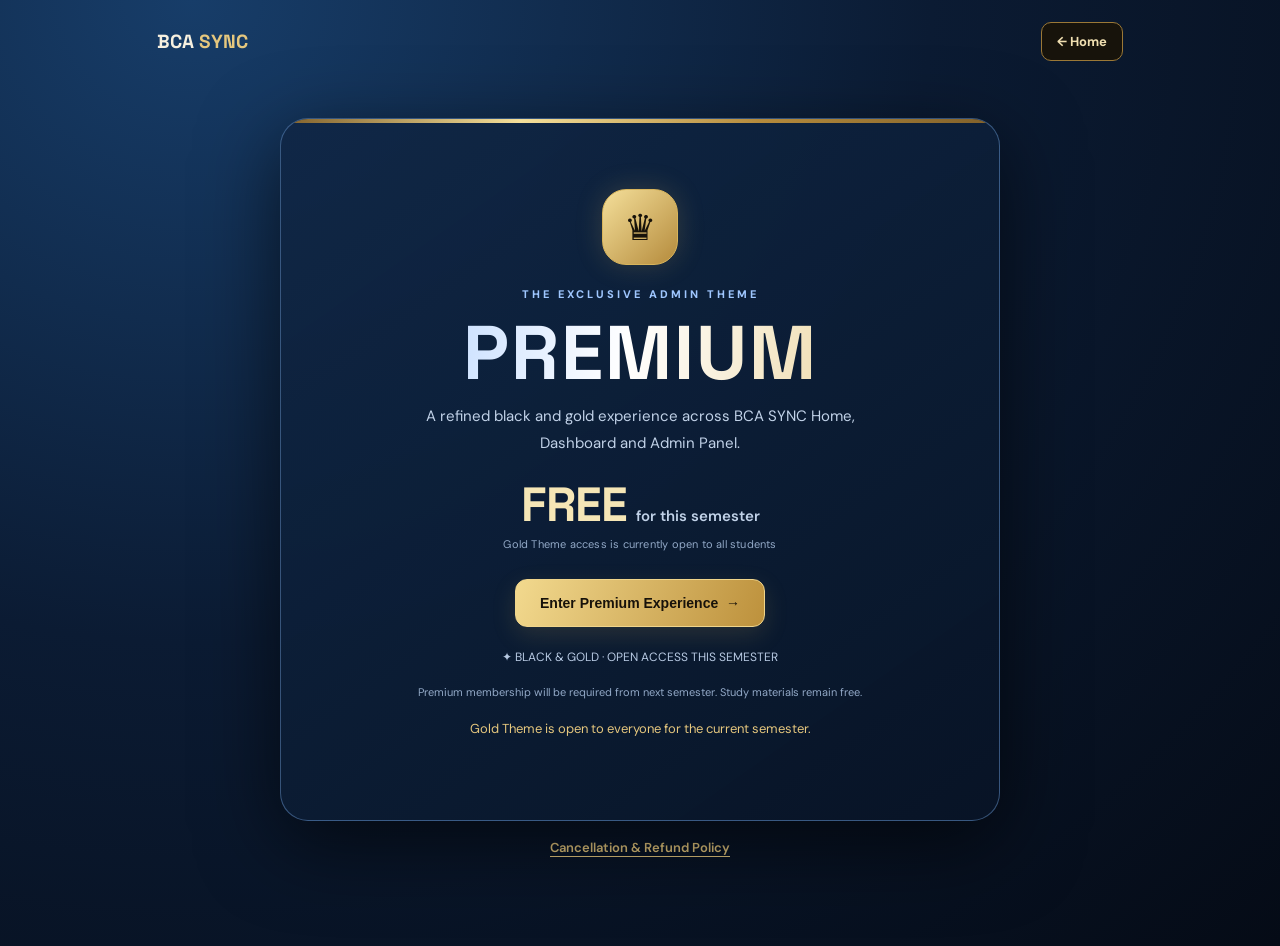
<file: premium.html>
<!doctype html>
<html lang="en"><head><meta charset="utf-8"><meta name="viewport" content="width=device-width, initial-scale=1"><meta name="theme-color" content="#0b1b33"><title>BCA SYNC | Premium Experience</title><link rel="icon" type="image/svg+xml" href="assets/bca-sync-logo.svg?v=3"><link rel="preconnect" href="https://fonts.googleapis.com"><link rel="preconnect" href="https://fonts.gstatic.com" crossorigin><link href="https://fonts.googleapis.com/css2?family=DM+Sans:wght@400;500;600;700;800&family=Space+Grotesk:wght@500;600;700&display=swap" rel="stylesheet"><link rel="stylesheet" href="style.css?v=47">
<style>
*{box-sizing:border-box}body{min-height:100vh;margin:0;background:radial-gradient(ellipse at 15% 0%,#173d69 0%,#0b1b33 48%,#050b16 100%);color:#f5f7fb;font-family:"DM Sans",sans-serif;overflow-x:hidden;overflow-y:auto;min-height:100vh}.premium-top{max-width:1120px;margin:auto;padding:22px 6vw;display:flex;align-items:center;justify-content:space-between}.premium-brand{font:700 19px "Space Grotesk";color:#f7f0df}.premium-brand b{color:#e5c77e}.premium-back{padding:10px 15px;border:1px solid #9b7836;border-radius:10px;color:#f0dfb1;background:#17130b;font-size:13px;font-weight:700}.premium-main{min-height:calc(100vh - 80px);display:grid;place-items:center;padding:35px 22px 90px;text-align:center}.premium-card{width:min(720px,100%);padding:clamp(34px,7vw,70px) 22px;border:1px solid #6c9bd477;border-radius:28px;background:linear-gradient(145deg,#102746ed,#081426f5);box-shadow:0 22px 80px #0009;position:relative;overflow:hidden;z-index:2}.premium-card:before{content:"";position:absolute;inset:0 0 auto;height:4px;background:linear-gradient(90deg,#80602a,#f4df9a,#b58b3c,#80602a)}.premium-crown{width:76px;height:76px;margin:0 auto 22px;display:grid;place-items:center;border:1px solid #d8b45b;border-radius:24px;background:linear-gradient(135deg,#f4df9a,#b58b3c);color:#17120a;font-size:36px;box-shadow:0 0 28px #d8b45b30}.premium-eyebrow{color:#9fc7ff;font-size:11px;font-weight:800;letter-spacing:3px}.premium-title{margin:14px 0 12px;font:700 clamp(42px,9vw,76px)/1 "Space Grotesk";letter-spacing:2px;background:linear-gradient(100deg,#9fc7ff,#fff 48%,#e5c77e);-webkit-background-clip:text;background-clip:text;color:transparent}.premium-subtitle{max-width:470px;margin:0 auto;color:#c1d2e8;font-size:15px;line-height:1.8}.premium-price{display:flex;align-items:baseline;justify-content:center;gap:9px;margin:24px auto 0;color:#f5e6b6}.premium-price strong{font:700 clamp(36px,7vw,48px)/1 "Space Grotesk";letter-spacing:-1px}.premium-price span{font-size:15px;color:#c1d2e8;font-weight:600}.premium-price-note{margin:8px 0 0;color:#92a9c7;font-size:11px;letter-spacing:.2px}.premium-enter{display:flex;align-items:center;justify-content:center;text-align:center;width:fit-content;margin:28px auto 0;padding:15px 24px;border:1px solid #f0d58b;border-radius:12px;background:linear-gradient(110deg,#f2d98e,#bd913c);color:#17120a;font-size:14px;font-weight:800;cursor:pointer;box-shadow:0 8px 25px #d8b45b25}.premium-status{margin-top:22px;color:#b7c9e2;font-size:12px}.premium-note{margin:18px 0 0;color:#92a9c7;font-size:11px;line-height:1.7}#premiumMessage{margin-top:18px;color:#e5c77e;font-size:13px}.premium-policy-link{display:inline-block;margin-top:18px;color:#e5c77e;font-size:13px;font-weight:600;text-decoration:underline;text-underline-offset:4px}.premium-policy-link:hover{color:#fff}</style></head><body><header class="premium-top"><a class="premium-brand" href="index.html">BCA <b>SYNC</b></a><a class="premium-back" href="index.html">← Home</a></header><main class="premium-main"><section class="premium-card" aria-labelledby="premiumTitle"><div class="premium-crown" aria-hidden="true">♛</div><div class="premium-eyebrow">THE EXCLUSIVE ADMIN THEME</div><h1 class="premium-title" id="premiumTitle">PREMIUM</h1><p class="premium-subtitle">A refined black and gold experience across BCA SYNC Home, Dashboard and Admin Panel.</p><div class="premium-price"><strong>FREE</strong><span>for this semester</span></div><p class="premium-price-note">Gold Theme access is currently open to all students</p><button class="premium-enter" id="enterPremium" type="button" hidden>Enter Premium Experience&nbsp; →</button><div class="premium-status">✦ BLACK &amp; GOLD · OPEN ACCESS THIS SEMESTER</div><p class="premium-note">Premium membership will be required from next semester. Study materials remain free.</p><p id="premiumMessage" role="status" aria-live="polite">Checking account access…</p></section><a class="premium-policy-link" href="cancellation-refund-policy.html">Cancellation &amp; Refund Policy</a></main>
<script src="https://sdk.cashfree.com/js/v3/cashfree.js"></script><script type="module">const button=document.getElementById("enterPremium"),message=document.getElementById("premiumMessage");button.hidden=false;message.textContent="Gold Theme is open to everyone for the current semester.";button.addEventListener("click",()=>{if(button.dataset.entering==="1")return;button.dataset.entering="1";button.disabled=true;button.textContent="Entering Gold Theme…";sessionStorage.setItem("bca-sync-experience","premium");localStorage.setItem("bca-sync-experience","premium");sessionStorage.setItem("bca-sync-premium-transition","1");window.location.replace("index.html");});</script></body></html>
</file>
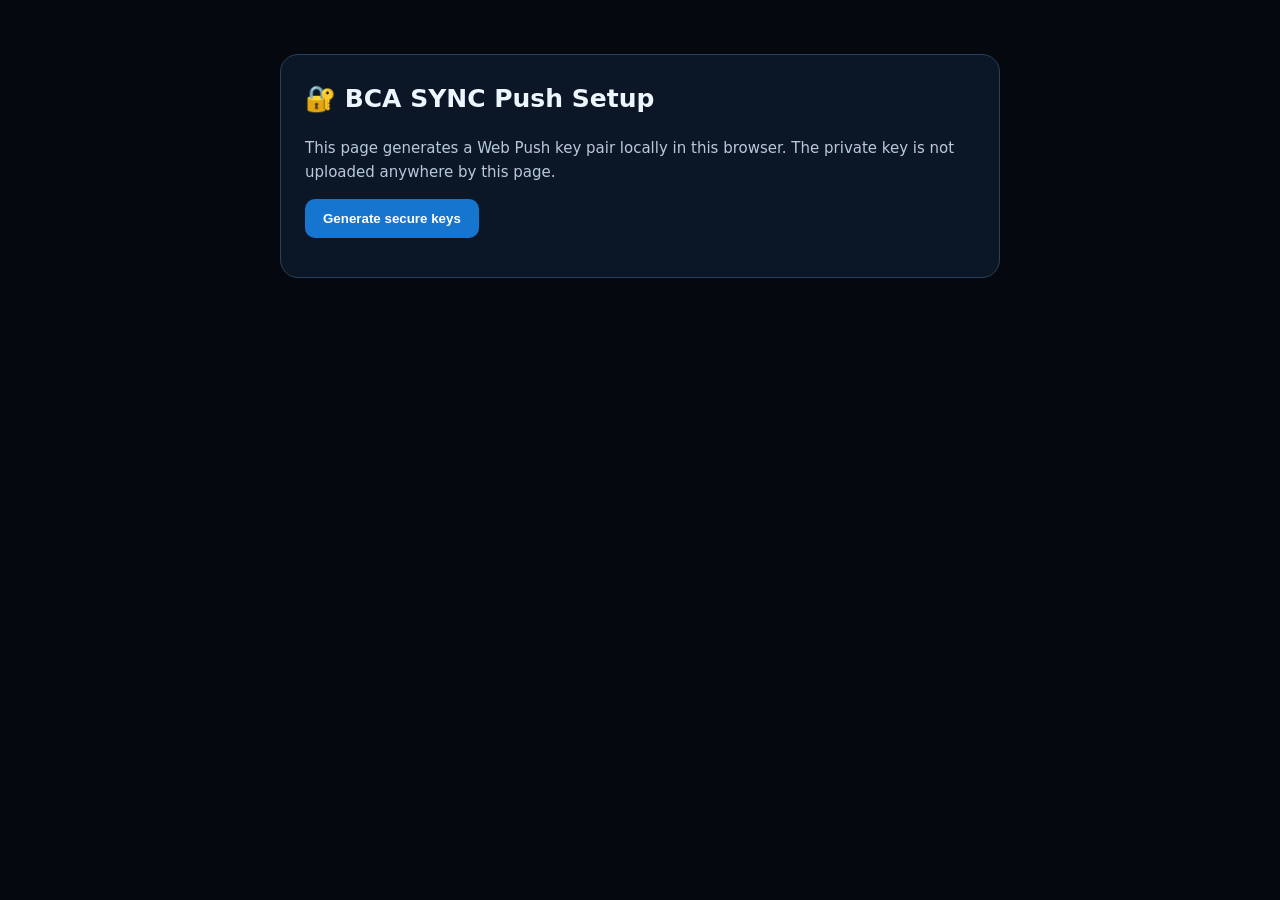
<file: push-keys.html>
<!doctype html>
<html lang="en">
<head>
<meta charset="utf-8"><meta name="viewport" content="width=device-width,initial-scale=1">
<meta name="theme-color" content="#05080e"><title>BCA SYNC Push Setup</title>
<style>
*{box-sizing:border-box}body{margin:0;padding:24px;background:#05080e;color:#edf5ff;font:15px/1.6 system-ui,sans-serif}
main{max-width:720px;margin:30px auto;padding:24px;border:1px solid #29415f;border-radius:18px;background:#0b1726}
h1{margin-top:0;font-size:25px}p,li{color:#b9c9dc}button{padding:12px 18px;border:0;border-radius:10px;background:#1675cf;color:#fff;font-weight:700}
textarea{width:100%;min-height:120px;margin:8px 0 16px;padding:12px;border:1px solid #304b68;border-radius:10px;background:#06101c;color:#d9ecff;font:12px/1.5 monospace}
code{color:#8ec8ff;overflow-wrap:anywhere}.note{padding:12px;border-radius:10px;background:#122943}
</style></head>
<body><main>
<h1>🔐 BCA SYNC Push Setup</h1>
<p>This page generates a Web Push key pair locally in this browser. The private key is not uploaded anywhere by this page.</p>
<button id="generate" type="button">Generate secure keys</button>
<p id="status" role="status"></p>
<section id="results" hidden>
<h3>Public key (for the website)</h3><textarea id="publicKey" readonly></textarea>
<h3>Private key JSON (keep secret)</h3><textarea id="privateKey" readonly></textarea>
<button id="copyPublic" type="button">Copy public key</button>
<button id="copyPrivate" type="button">Copy private key JSON</button>
<p class="note">Next: open your Supabase project → Edge Functions → Secrets → Add a new secret. Set the name to <code>VAPID_KEYS_JSON</code> and paste the complete Private key JSON as its value. Save it there only. Never put the private key in GitHub or share it in chat. Then return to BCA SYNC, open the bell menu and choose Enable phone notifications.</p>
</section>
</main>
<script>
const enc = bytes => btoa(String.fromCharCode(...new Uint8Array(bytes))).replace(/\+/g,"-").replace(/\//g,"_").replace(/=+$/,"");
document.getElementById("generate").addEventListener("click",async()=>{
 const status=document.getElementById("status");
 try{
  if(!crypto?.subtle) throw new Error("Secure browser crypto is not available. Open this page in Chrome over HTTPS.");
  const pair=await crypto.subtle.generateKey({name:"ECDSA",namedCurve:"P-256"},true,["sign","verify"]);
  const publicJwk=await crypto.subtle.exportKey("jwk",pair.publicKey);
  const privateJwk=await crypto.subtle.exportKey("jwk",pair.privateKey);
  const raw=await crypto.subtle.exportKey("raw",pair.publicKey);
  document.getElementById("publicKey").value=enc(raw);
  document.getElementById("privateKey").value=JSON.stringify({publicKey:publicJwk,privateKey:privateJwk});
  document.getElementById("results").hidden=false;
  status.textContent="Keys generated locally. Save the private key securely before leaving this page.";
 }catch(error){status.textContent="Could not generate keys: "+error.message;}
});
document.getElementById("copyPublic").onclick=()=>navigator.clipboard.writeText(document.getElementById("publicKey").value);
document.getElementById("copyPrivate").onclick=()=>navigator.clipboard.writeText(document.getElementById("privateKey").value);
</script></body></html>
</file>
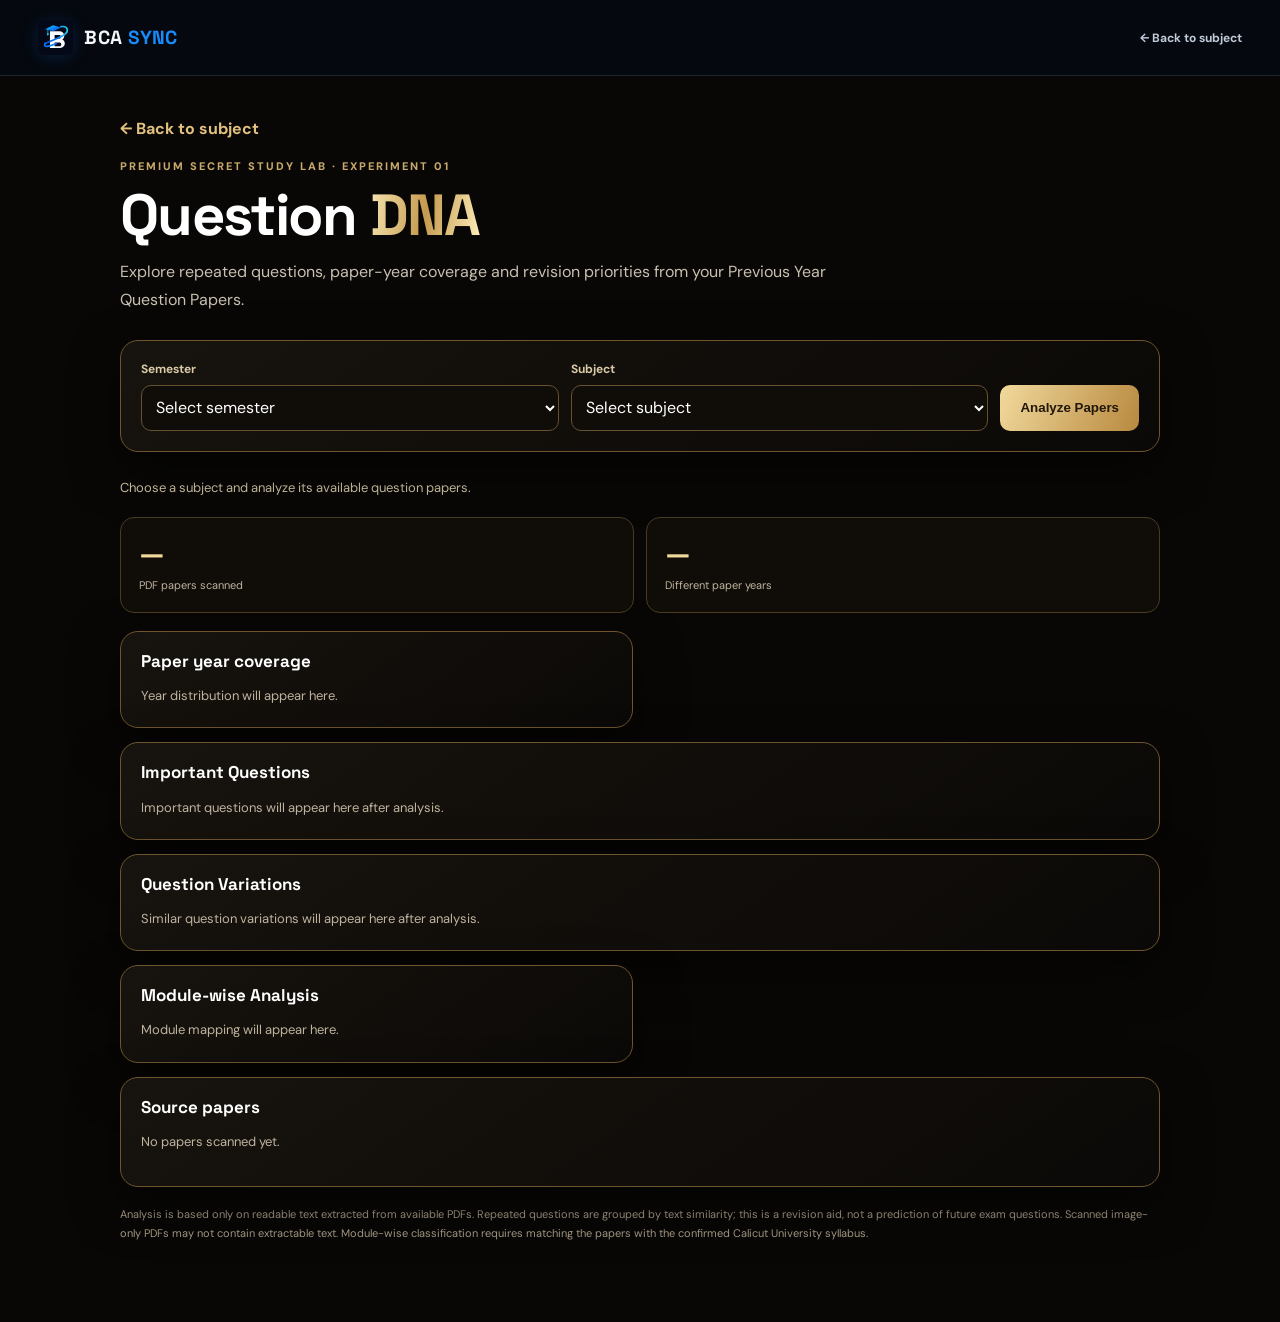
<file: question-dna.html>
<!doctype html>
<html lang="en">
<head>
  <meta charset="utf-8">
  <meta name="viewport" content="width=device-width, initial-scale=1">
  <meta name="theme-color" content="#080705">
  <title>Question DNA | BCA SYNC</title>
  <link rel="stylesheet" href="style.css?v=116">
  <style>
    body.question-dna-page{min-height:100vh;background:#080705;color:#f6f0e5}
    .dna-main{width:min(1040px,92%);margin:42px auto 80px}
    .dna-kicker{color:#c8a96b;font-size:11px;font-weight:800;letter-spacing:2px}
    .dna-title{font-size:clamp(34px,6vw,58px);line-height:1.05;margin:12px 0;color:#fff}
    .dna-title span{background:linear-gradient(100deg,#f8e7b4,#c49a4e,#fff0bd);background-clip:text;-webkit-background-clip:text;color:transparent}
    .dna-intro{max-width:720px;color:#c9c0b1;line-height:1.75}
    .dna-controls,.dna-panel{border:1px solid #6e552e;background:linear-gradient(145deg,#17130e,#0b0907);border-radius:18px;padding:20px;box-shadow:0 18px 48px #0008}
    .dna-controls{display:grid;grid-template-columns:1fr 1fr auto;gap:12px;align-items:end;margin:26px 0}
    .dna-field label{display:block;color:#d9c9a6;font-size:12px;font-weight:700;margin-bottom:8px}
    .dna-field select{width:100%;min-height:46px;border:1px solid #66512f;border-radius:10px;padding:10px;background:#100d09;color:#fff;font:inherit}
    .dna-button{min-height:46px;padding:0 20px;border:0;border-radius:10px;background:linear-gradient(110deg,#f1d99c,#b8893f);color:#21170a;font-weight:800;cursor:pointer}
    .dna-status{color:#d7c8aa;font-size:13px;line-height:1.6;margin:12px 0}
    .dna-stats{display:grid;grid-template-columns:repeat(2,minmax(0,1fr));gap:12px;margin:18px 0}
    .dna-stat{padding:18px;border:1px solid #493a24;border-radius:14px;background:#100d09}
    .dna-stat strong{display:block;font-size:28px;color:#f1d99c}.dna-stat span{font-size:11px;color:#bfb39e}
    .dna-results{display:grid;grid-template-columns:1fr 1fr;gap:14px}
    .dna-panel h2{font-size:17px;color:#fff;margin:0 0 14px;letter-spacing:0}
    .dna-empty{color:#bfb39e;font-size:13px;line-height:1.7}
    .dna-list{display:grid;gap:10px}
    .dna-row{display:grid;grid-template-columns:minmax(0,1fr) auto;gap:12px;align-items:center;font-size:13px}
    .dna-row strong{color:#f3ead8;font-weight:600;overflow-wrap:anywhere}
    .dna-row span{color:#e0bd79;font-weight:800;font-variant-numeric:tabular-nums}
    .dna-bar{grid-column:1/-1;height:5px;border-radius:8px;background:#2a2115;overflow:hidden;margin-top:-6px}
    .dna-bar i{display:block;height:100%;border-radius:8px;background:linear-gradient(90deg,#9a7135,#f3d99e)}
    .dna-files{margin-top:14px;display:grid;gap:8px}
    .dna-file{padding:10px 12px;border:1px solid #3e3221;border-radius:9px;color:#e5d7bb;font-size:12px;overflow-wrap:anywhere}
    .dna-note{margin-top:18px;color:#a99d88;font-size:11px;line-height:1.7}
    .dna-wide{grid-column:1/-1}.dna-question{padding:12px;border:1px solid #493a24;border-radius:11px;background:#100d09}.dna-question strong{display:block;color:#f4e8d1;font-size:13px;line-height:1.55}.dna-question small{display:block;margin-top:7px;color:#c8a96b;font-size:11px}.dna-module{padding:11px 12px;border:1px solid #493a24;border-radius:10px;color:#e8dcc5;font-size:12px;line-height:1.6}.dna-module b{color:#f0d69c}
    .dna-back{display:inline-block;margin-bottom:20px;color:#e2c17f;font-weight:700}
    @media(max-width:680px){.dna-controls{grid-template-columns:1fr}.dna-stats{grid-template-columns:1fr 1fr}.dna-results{grid-template-columns:1fr}.dna-main{margin-top:26px}}
  </style>
</head>
<body class="question-dna-page">
  <header class="site-header">
    <a class="brand" href="index.html"><img class="brand-mark brand-logo" src="assets/bca-sync-logo.svg?v=3" alt=""><span>BCA <b>SYNC</b></span></a>
    <a class="admin-back" href="index.html">← Back to subject</a>
  </header>
  <main class="dna-main">
    <a class="dna-back" href="index.html">← Back to subject</a>
    <script>
(() => {
  const p = new URLSearchParams(location.search);
  const target = "index.html?returnSemester=" + encodeURIComponent(p.get("semester") || "1") + "&returnSubject=" + encodeURIComponent(p.get("subject") || "");
  document.querySelectorAll(".admin-back,.dna-back").forEach(a => { a.href = target; });
})();
</script>
    <div class="dna-kicker">PREMIUM SECRET STUDY LAB · EXPERIMENT 01</div>
    <h1 class="dna-title">Question <span>DNA</span></h1>
    <p class="dna-intro">Explore repeated questions, paper-year coverage and revision priorities from your Previous Year Question Papers.</p>
    <section class="dna-controls" aria-label="Question DNA filters">
      <div class="dna-field"><label for="dnaSemester">Semester</label><select id="dnaSemester"><option value="" selected disabled>Select semester</option><option value="1">Semester 1</option></select></div>
      <div class="dna-field"><label for="dnaSubject">Subject</label><select id="dnaSubject"><option value="" selected disabled>Select subject</option>
        <option value="fundamentals-of-computers-and-computational-thinking">Fundamentals of Computers and Computational Thinking</option>
        <option value="introduction-to-computers-and-office-automation">Introduction to Computers and Office Automation</option>
        <option value="mathematical-foundation-for-computer-applications">Mathematical Foundation for Computer Applications</option>
        <option value="discrete-structures-for-computer-applications">Discrete Structures for Computer Applications</option>
      </select></div>
      <button class="dna-button" id="dnaAnalyze" type="button">Analyze Papers</button>
    </section>
    <p class="dna-status" id="dnaStatus" role="status" aria-live="polite">Choose a subject and analyze its available question papers.</p>
    <section class="dna-stats" aria-label="Analysis summary">
      <div class="dna-stat"><strong id="dnaPaperCount">—</strong><span>PDF papers scanned</span></div>
      <div class="dna-stat"><strong id="dnaYearCount">—</strong><span>Different paper years</span></div>
    </section>
    <div class="dna-results">
      <section class="dna-panel"><h2>Paper year coverage</h2><div id="dnaYears" class="dna-empty">Year distribution will appear here.</div></section>
    </div>
    <div class="dna-results" style="margin-top:14px">
      <section class="dna-panel dna-wide"><h2>Important Questions</h2><div id="dnaRepeated" class="dna-empty">Important questions will appear here after analysis.</div></section>
      <section class="dna-panel dna-wide"><h2>Question Variations</h2><div id="dnaVariations" class="dna-empty">Similar question variations will appear here after analysis.</div></section>
      <section class="dna-panel"><h2>Module-wise Analysis</h2><div id="dnaModules" class="dna-empty">Module mapping will appear here.</div></section>
    </div>
    <section class="dna-panel" style="margin-top:14px"><h2>Source papers</h2><div id="dnaFiles" class="dna-files"><p class="dna-empty">No papers scanned yet.</p></div></section>
    <p class="dna-note">Analysis is based only on readable text extracted from available PDFs. Repeated questions are grouped by text similarity; this is a revision aid, not a prediction of future exam questions. Scanned image-only PDFs may not contain extractable text. Module-wise classification requires matching the papers with the confirmed Calicut University syllabus.</p>
  </main>
  <script>
    window.__bcaDnaEngineStarted = true;
    const dnaStatusEl=document.getElementById("dnaStatus");
    const dnaButtonEl=document.getElementById("dnaAnalyze");
    if(dnaButtonEl){dnaButtonEl.disabled=true;dnaButtonEl.textContent="Loading libraries…";}
    if(dnaStatusEl)dnaStatusEl.textContent="Question DNA: loading PDF and storage libraries…";
    (async()=>{
      const loadScript=(urls,label)=>new Promise((resolve,reject)=>{
        let n=0;
        const attempt=()=>{
          if(n>=urls.length){reject(new Error(label+" unavailable. Tried "+urls.length+" sources."));return;}
          const url=urls[n++],tag=document.createElement("script");let done=false;
          const timeout=setTimeout(()=>{if(done)return;done=true;tag.remove();attempt();},12000);
          tag.onload=()=>{if(done)return;done=true;clearTimeout(timeout);resolve(url);};
          tag.onerror=()=>{if(done)return;done=true;clearTimeout(timeout);tag.remove();attempt();};
          tag.src=url;tag.async=true;document.head.appendChild(tag);
        };attempt();
      });
      let pdfjsLib;
      try{
        if(dnaStatusEl)dnaStatusEl.textContent="Question DNA: loading PDF reader…";
        const pdfUrl=await loadScript([
          "https://cdnjs.cloudflare.com/ajax/libs/pdf.js/3.11.174/pdf.min.js",
          "https://cdn.jsdelivr.net/npm/pdfjs-dist@3.11.174/build/pdf.min.js",
          "https://unpkg.com/pdfjs-dist@3.11.174/build/pdf.min.js"
        ],"PDF.js");
        pdfjsLib=window.pdfjsLib;
        if(!pdfjsLib?.getDocument)throw new Error("PDF.js script loaded but API is missing.");
        pdfjsLib.GlobalWorkerOptions.workerSrc=pdfUrl.replace(/pdf\.min\.js(?:\?.*)?$/,"pdf.worker.min.js");
      }catch(error){
        console.error("Question DNA startup error",error);
        if(dnaStatusEl)dnaStatusEl.textContent="DNA startup failed: "+(error?.message||String(error))+" Tap Retry after checking internet.";
        if(dnaButtonEl){dnaButtonEl.disabled=false;dnaButtonEl.textContent="Retry";dnaButtonEl.onclick=()=>location.reload();}
        return;
      }
    const $=id=>document.getElementById(id);
    const subjects={
      "fundamentals-of-computers-and-computational-thinking":"Fundamentals of Computers and Computational Thinking",
      "introduction-to-computers-and-office-automation":"Introduction to Computers and Office Automation",
      "mathematical-foundation-for-computer-applications":"Mathematical Foundation for Computer Applications",
      "discrete-structures-for-computer-applications":"Discrete Structures for Computer Applications"
    };
    const query=new URLSearchParams(window.location.search);
    const returnSemester=Number(query.get("semester")||1);
    const returnSubject=query.get("subject")||"";
    document.querySelectorAll(".admin-back,.dna-back").forEach(link=>{
      link.href="index.html?returnSemester="+encodeURIComponent(returnSemester)+"&returnSubject="+encodeURIComponent(returnSubject);
    });
    const stop=new Set("about above after again against all also an and any are as at be because been before being between both but by can could did do does doing down during each few for from further had has have having he her here hers herself him himself his how i if in into is it its itself just me more most my myself no nor not of off on once only or other our ours ourselves out over own same she should so some such than that the their theirs them themselves then there these they this those through to too under until up very was we were what when where which while who whom why will with would you your".split(" "));
    function cleanText(s){return s.toLowerCase().replace(/[^a-z0-9\s-]/g," ").replace(/\s+/g," ").trim();}
    function extractTerms(text){
      const words=cleanText(text).split(" ").filter(w=>w.length>2&&!stop.has(w)&&!/^\d+$/.test(w));
      const counts=new Map();
      for(let i=0;i<words.length;i++){
        const one=words[i]; counts.set(one,(counts.get(one)||0)+1);
        if(i<words.length-1){const two=one+" "+words[i+1];counts.set(two,(counts.get(two)||0)+1);}
      }
      return counts;
    }
    async function readPdf(url){
      const response=await fetch(url); if(!response.ok) throw new Error("PDF could not be downloaded");
      const data=new Uint8Array(await response.arrayBuffer());
      const pdf=await pdfjsLib.getDocument({data}).promise;
      let text="";
      for(let p=1;p<=pdf.numPages;p++){
        const page=await pdf.getPage(p),content=await page.getTextContent();
        let previousY=null,line="";
        for(const item of content.items){
          const value=(item.str||"").trim();if(!value)continue;
          const y=Array.isArray(item.transform)?item.transform[5]:null;
          if(previousY!==null&&y!==null&&Math.abs(y-previousY)>3){text+=" "+line+"\n";line="";}
          line+=(line?" ":"")+value;previousY=y;
        }
        text+=" "+line+"\n";
      }
      return text;
    }
    const knownPyqPapers={
      "semester-1|fundamentals-of-computers-and-computational-thinking":[
        "Previous year question paper 2024",
        "Previous year question paper 2025"
      ],
      "semester-1|introduction-to-computers-and-office-automation":[
        "Previous year question paper 2024",
        "Previous year question paper 2025"
      ],
      "semester-1|mathematical-foundation-for-computer-applications":[
        "Previous year improvement question paper 2024",
        "Previous year question paper 2024",
        "Previous year question paper 2025"
      ],
      "semester-1|discrete-structures-for-computer-applications":[
        "Previous year question paper 2024",
        "Previous year question paper 2025"
      ]
    };
    function publicStorageUrl(path){
      return "https://efbkhmfekfujbwfdpfhk.supabase.co/storage/v1/object/public/bca-hub-materials/"+path.split("/").map(encodeURIComponent).join("/");
    }
    async function findPapers(semester,slug){
      const semesterFolder=String(semester).startsWith("semester-")?String(semester):"semester-"+semester;
      const folder="resources/"+semesterFolder+"/previous-year-questions/"+slug;
      const indexedNames=knownPyqPapers[semesterFolder+"|"+slug]||[];
      const papers=indexedNames.map(name=>({name,path:folder+"/"+name,url:publicStorageUrl(folder+"/"+name),source:"verified-index"}));
      return {papers,folder,listedCount:papers.length,storageError:null,indexedCount:indexedNames.length};
    }

    function yearFrom(name){const m=name.match(/(?:19|20)\d{2}/);return m?m[0]:"Year not stated";}
    const questionStop=new Set("about above after again all also an and are as at be been before being between both but by can could did do does for from had has have how if in into is it its may might of on or should than that the their them then there these this those through to was were what when where which who why will with would".split(" "));
    function questionTokens(value){return new Set(cleanText(value).split(" ").filter(w=>w.length>2&&!questionStop.has(w)&&!/^\d+$/.test(w)));}
    function questionSimilarity(a,b){
      const A=questionTokens(a),B=questionTokens(b);if(!A.size||!B.size)return 0;
      let overlap=0;for(const w of A)if(B.has(w))overlap++;
      return overlap/(A.size+B.size-overlap);
    }
    function extractQuestions(text){
      const rawLines=text.split(/\n+/).map(x=>x.replace(/\s+/g," ").trim()).filter(Boolean);
      const chunks=[];let current="";
      const questionStart=/^(?:(?:q(?:uestion)?\s*)?\d{1,2}\s*[.)]|\d{1,2}\s*\([a-h]\)\s*|\(?[a-h]\)\s*)/i;
      const stopLine=/^(?:page\s+\d+|semester|time allowed|maximum marks|total marks|answer all questions|section [a-z]|part [a-z]|university of calicut|register number)/i;
      for(const line of rawLines){
        if(stopLine.test(line))continue;
        if(questionStart.test(line)){if(current)chunks.push(current);current=line;}
        else if(current&&current.length<650)current+=" "+line;
        else{if(current)chunks.push(current);current=line;}
      }
      if(current)chunks.push(current);
      const candidates=[];
      const command=/\b(?:define|explain|describe|discuss|differentiate|distinguish|compare|what|why|how|write|list|state|illustrate|prove|calculate|find|evaluate|derive|mention|outline|identify|classify|expand|give|draw|show|compute|simplify|construct|represent)\b/i;
      const add=(value)=>{
        const cleaned=value.replace(/^\s*(?:(?:q(?:uestion)?\s*)?\d{1,2}\s*[.)]|\d{1,2}\s*\([a-h]\)\s*|\(?[a-h]\)\s*)/i,"").replace(/\s+/g," ").trim();
        const words=cleaned.split(/\s+/);
        if(cleaned.length>=24&&cleaned.length<=520&&words.length>=5&&words.length<=75&&(/[?]$/.test(cleaned)||command.test(cleaned))&&!/^answers?\b/i.test(cleaned))candidates.push(cleaned);
      };
      chunks.forEach(add);
      for(let i=0;i<rawLines.length;i++)for(let span=1;span<=3&&i+span<=rawLines.length;span++)add(rawLines.slice(i,i+span).join(" "));
      return [...new Set(candidates)];
    }
    function normalizeExactQuestion(value){
      return cleanText(value).replace(/^(?:(?:q(?:uestion)?\\s*)?\\d{1,2}\\s*[.)]|\\d{1,2}\\s*\\([a-h]\\)\\s*|\\(?[a-h]\\)\\s*)/i,"").toLowerCase().replace(/[^a-z0-9]+/g," ").replace(/\\s+/g," ").trim();
    }
    function groupRepeatedQuestions(entries){
      const exactMap=new Map(),all=[];
      for(const entry of entries)for(const question of entry.questions){
        const key=normalizeExactQuestion(question);if(!key)continue;
        const item={question,paper:entry.paper};all.push({key,question,item});
        if(!exactMap.has(key))exactMap.set(key,{representative:question,items:[]});
        const group=exactMap.get(key);if(!group.items.some(x=>x.paper.name===entry.paper.name))group.items.push(item);
      }
      const exact=[...exactMap.values()].filter(g=>g.items.length>=2).sort((a,b)=>b.items.length-a.items.length);
      const repeatedKeys=new Set([...exactMap].filter(([,g])=>g.items.length>=2).map(([k])=>k));
      const remaining=all.filter(x=>!repeatedKeys.has(x.key)),variations=[];
      for(const entry of remaining){
        let best=null,bestScore=0;
        for(const group of variations){const score=questionSimilarity(entry.question,group.representative);if(score>bestScore){bestScore=score;best=group;}}
        if(best&&bestScore>=0.45){if(!best.items.some(x=>x.paper.name===entry.item.paper.name))best.items.push(entry.item);}
        else variations.push({representative:entry.question,items:[entry.item]});
      }
      return {exact,variations:variations.filter(g=>g.items.length>=2).sort((a,b)=>b.items.length-a.items.length)};
    }
    function renderQuestionCards(target,groups,emptyMessage){
      target.replaceChildren();
      if(!groups.length){target.className="dna-empty";target.textContent=emptyMessage||"No repeated full questions could be matched confidently. Try papers with selectable text.";return;}
      target.className="dna-list";
      groups.forEach((group,index)=>{
        const card=document.createElement("div");card.className="dna-question";
        const title=document.createElement("strong");title.textContent=(index+1)+". "+group.representative;
        const meta=document.createElement("small");meta.textContent="Repeated in "+group.items.length+" separate papers · "+[...new Set(group.items.map(x=>yearFrom(x.paper.name)))].join(", ");
        const occurrences=document.createElement("div");occurrences.className="dna-files";
        group.items.forEach(item=>{
          const occurrence=document.createElement("div");occurrence.className="dna-file";
          occurrence.textContent=yearFrom(item.paper.name)+" — "+item.question;
          occurrences.append(occurrence);
        });
        card.append(title,meta,occurrences);target.append(card);
      });
    }
    function renderList(el,items,kind){
      el.replaceChildren();
      if(!items.length){el.className="dna-empty";el.textContent="No readable data found yet.";return;}
      el.className="dna-list";
      const max=items[0].count||1;
      items.forEach(item=>{
        const row=document.createElement("div");row.className="dna-row";
        const label=document.createElement("strong");label.textContent=item.label;
        const value=document.createElement("span");value.textContent=kind==="years"?item.count+" paper(s)":item.count+" paper(s)";
        const bar=document.createElement("div");bar.className="dna-bar";const fill=document.createElement("i");fill.style.width=Math.max(4,item.count/max*100)+"%";bar.append(fill);
        row.append(label,value,bar);el.append(row);
      });
    }
    let dnaAccessReady=false;
    let dnaAccessAllowed=false;
    async function analyze(){
      if(!dnaAccessReady){$("dnaStatus").textContent="Checking administrator access… please wait.";return;}
      if(!dnaAccessAllowed){$("dnaStatus").textContent="Question DNA access could not be verified. Please sign in again and reopen Premium Theme.";return;}
      const btn=$("dnaAnalyze"),semester=$("dnaSemester").value,slug=$("dnaSubject").value;
      if(!semester||!slug){$("dnaStatus").textContent="Please select both semester and subject before analyzing.";return;}
      btn.disabled=true;btn.textContent="Scanning…";$("dnaStatus").textContent="Finding PDFs and extracting their text…";
      $("dnaYears").textContent="Working…";$("dnaFiles").replaceChildren();
      try{
        const result=await findPapers(semester,slug);
        const papers=result.papers;
        if(!papers.length){
          $("dnaStatus").textContent="No paper entries were found. Folder checked: "+result.folder+". Storage list returned "+result.listedCount+" item(s)."+(result.storageError?" Storage message: "+result.storageError:"");
          renderList($("dnaYears"),[]);
          ["dnaRepeated","dnaVariations","dnaModules"].forEach(id=>{const el=$(id);if(el){el.className="dna-empty";el.textContent="No papers available for this subject.";}});
          $("dnaPaperCount").textContent="0";$("dnaYearCount").textContent="0";
          return;
        }
        const years=new Map(),readable=[],fileList=[],questionEntries=[];
        for(let i=0;i<papers.length;i++){
          const paper=papers[i];$("dnaStatus").textContent="Reading paper "+(i+1)+" of "+papers.length+": "+paper.name;
          try{
            const text=await readPdf(paper.url);if(text.trim().length<30)throw new Error("No selectable text");
            questionEntries.push({paper,questions:extractQuestions(text)});
            const year=yearFrom(paper.name);years.set(year,(years.get(year)||0)+1);readable.push(paper);
            const line=document.createElement("div");line.className="dna-file";line.textContent="✓ "+paper.name;fileList.push(line);
          }catch(err){const line=document.createElement("div");line.className="dna-file";line.textContent="Not readable: "+paper.name;fileList.push(line);}
        }
        fileList.forEach(x=>$("dnaFiles").append(x));
        const yearItems=[...years].map(([label,count])=>({label,count})).sort((a,b)=>b.label.localeCompare(a.label));
        $("dnaPaperCount").textContent=String(readable.length);$("dnaYearCount").textContent=String(years.size);renderList($("dnaYears"),yearItems,"years");
        const repeated=groupRepeatedQuestions(questionEntries);
        renderQuestionCards($("dnaRepeated"),repeated.exact,"No exact repeated questions found in readable papers.");
        renderQuestionCards($("dnaVariations"),repeated.variations,"No similar question variations matched.");
        const moduleTarget=$("dnaModules");moduleTarget.className="dna-empty";
        moduleTarget.textContent="Module-wise mapping needs the confirmed Calicut University syllabus for these four subjects. Upload the syllabus PDF to enable reliable module tagging; questions will not be assigned to modules by guesswork.";
        $("dnaStatus").textContent=readable.length+" of "+papers.length+" PDF(s) scanned. Each important question is followed by the question wording found in every matching paper year."+(result.storageError?" Live folder listing was unavailable; verified file index used.":"");
      }catch(error){console.error(error);$("dnaStatus").textContent="Could not analyze the papers: "+(error.message||"Please try again.");}
      finally{btn.disabled=false;btn.textContent="Analyze Papers";}
    }
    async function init(){
      const button=$("dnaAnalyze");
      button.disabled=true;
      button.textContent="Analyze Papers";
      $("dnaStatus").textContent="Question DNA ready. Choose a subject and analyze papers.";
      button.onclick=analyze;
      try{
        dnaAccessReady=true;
        dnaAccessAllowed=true;
        button.disabled=false;
        button.textContent="Analyze Papers";
        // Do not auto-run. Wait for the student to tap Analyze Papers.
        $("dnaStatus").textContent="Question DNA ready. Tap Analyze Papers to begin.";
      }catch(error){
        console.error("Question DNA access check failed:",error);
        dnaAccessReady=true;
        dnaAccessAllowed=false;
        button.disabled=true;
        button.textContent="Access check failed";
        $("dnaStatus").textContent="Could not verify your admin session. Please sign in again, activate Premium Theme, and reopen Question DNA.";
      }
    }
    init();
    })();
  </script>
</body>
</html>
</file>
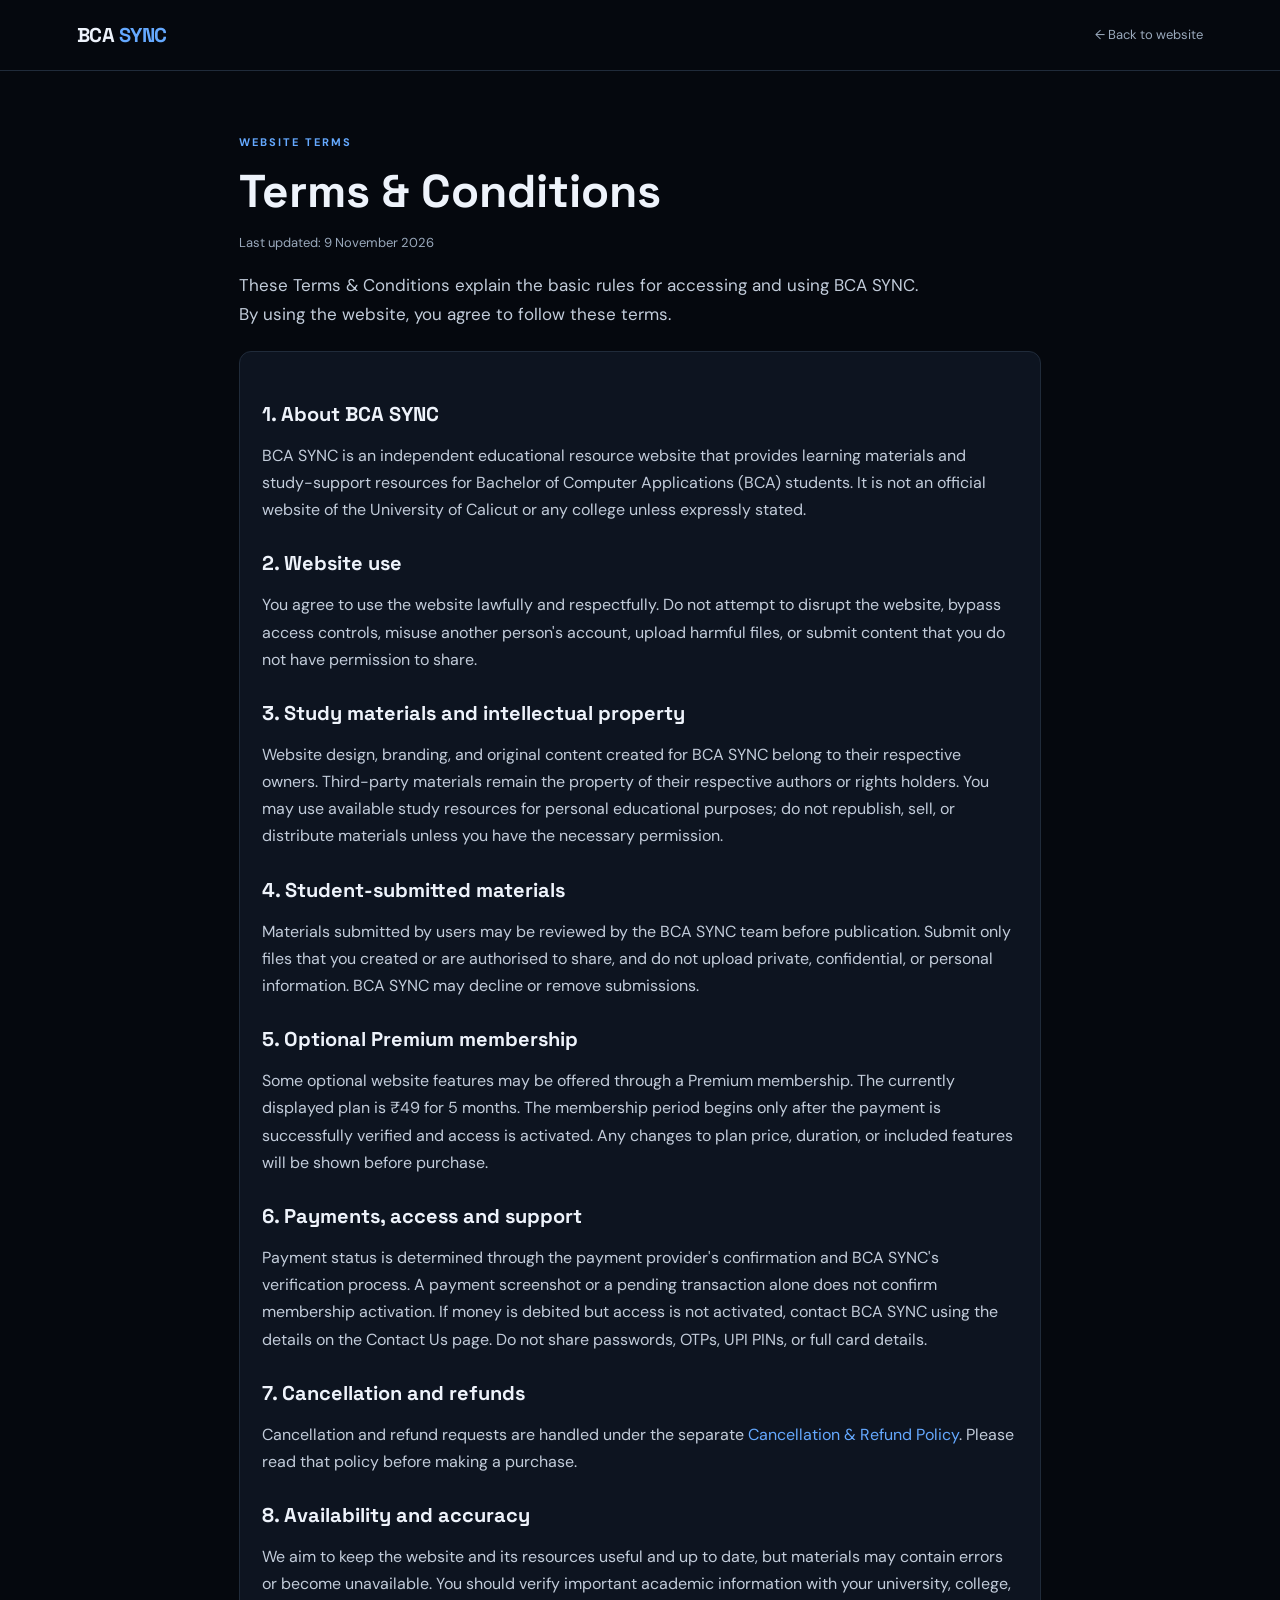
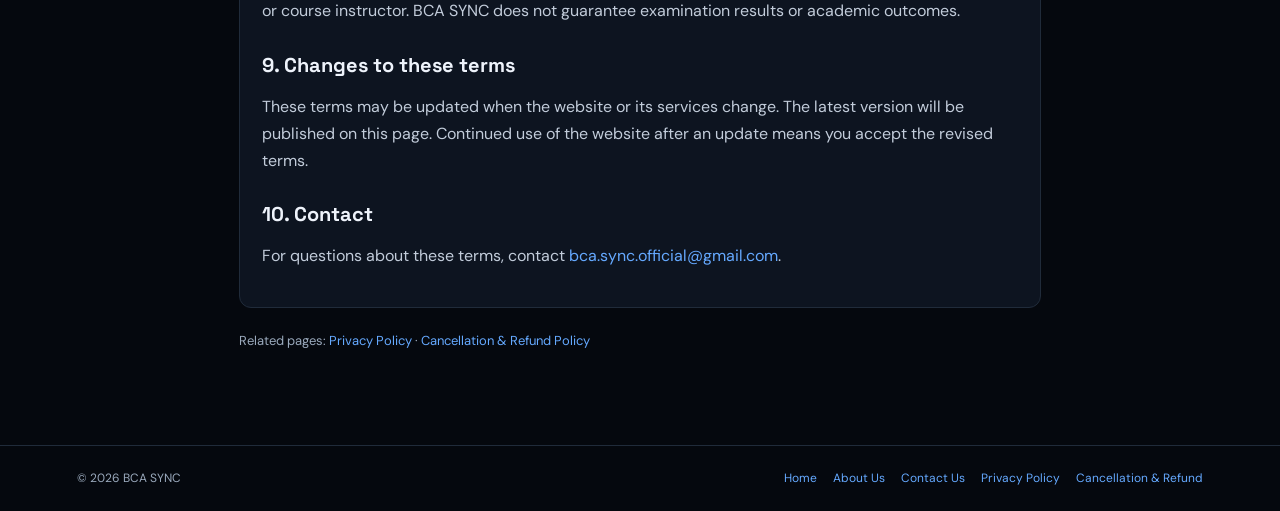
<file: terms-and-conditions.html>
<!doctype html>
<html lang="en">
<head>
  <meta charset="utf-8">
  <meta name="viewport" content="width=device-width,initial-scale=1">
  <meta name="theme-color" content="#05080e">
  <meta name="description" content="Terms and Conditions for using BCA SYNC learning resources and optional Premium membership.">
  <link rel="icon" type="image/svg+xml" href="assets/bca-sync-logo.svg?v=3">
  <title>Terms & Conditions | BCA SYNC</title>
  <link rel="preconnect" href="https://fonts.googleapis.com">
  <link rel="preconnect" href="https://fonts.gstatic.com" crossorigin>
  <link href="https://fonts.googleapis.com/css2?family=DM+Sans:wght@400;500;600;700&family=Space+Grotesk:wght@500;600;700&display=swap" rel="stylesheet">
  <style>
    :root{color-scheme:dark;--bg:#05080e;--panel:#0d1420;--line:#202b3a;--text:#eef3fb;--muted:#9aa9bc;--blue:#65a9ff}
    *{box-sizing:border-box}body{margin:0;background:var(--bg);color:var(--text);font-family:"DM Sans",Arial,sans-serif;line-height:1.7}
    a{color:var(--blue);text-decoration:none}a:hover{text-decoration:underline}
    header{min-height:70px;padding:18px max(6vw,22px);border-bottom:1px solid var(--line);display:flex;align-items:center;justify-content:space-between;gap:16px}
    .brand{font-family:"Space Grotesk",Arial,sans-serif;font-size:20px;font-weight:700;color:var(--text);letter-spacing:-.5px}.brand b{color:var(--blue)}
    .back{font-size:13px;color:var(--muted)}
    main{max-width:850px;margin:0 auto;padding:62px 24px 80px}.eyebrow{font-size:11px;letter-spacing:2px;font-weight:700;color:var(--blue)}
    h1,h2{font-family:"Space Grotesk",Arial,sans-serif;line-height:1.2}h1{font-size:clamp(32px,6vw,46px);margin:12px 0}
    h2{font-size:20px;margin:28px 0 8px}p,li{color:#c2ccda}.lead{font-size:17px;max-width:700px}
    .panel{background:var(--panel);border:1px solid var(--line);border-radius:12px;padding:22px;margin:22px 0}
    .muted{color:var(--muted);font-size:13px}
    footer{border-top:1px solid var(--line);padding:22px max(6vw,22px);color:var(--muted);font-size:12px;display:flex;justify-content:space-between;flex-wrap:wrap;gap:12px}
    footer nav{display:flex;gap:16px;flex-wrap:wrap}
    @media(max-width:520px){header{padding:16px 18px}main{padding:42px 18px 60px}.panel{padding:18px}footer{padding:20px 18px}}
  </style>
</head>
<body>
  <header><a class="brand" href="index.html">BCA <b>SYNC</b></a><a class="back" href="index.html">← Back to website</a></header>
  <main>
    <div class="eyebrow">WEBSITE TERMS</div>
    <h1>Terms &amp; Conditions</h1>
    <p class="muted">Last updated: 9 November 2026</p>
    <p class="lead">These Terms &amp; Conditions explain the basic rules for accessing and using BCA SYNC. By using the website, you agree to follow these terms.</p>
    <section class="panel">
      <h2>1. About BCA SYNC</h2>
      <p>BCA SYNC is an independent educational resource website that provides learning materials and study-support resources for Bachelor of Computer Applications (BCA) students. It is not an official website of the University of Calicut or any college unless expressly stated.</p>
      <h2>2. Website use</h2>
      <p>You agree to use the website lawfully and respectfully. Do not attempt to disrupt the website, bypass access controls, misuse another person's account, upload harmful files, or submit content that you do not have permission to share.</p>
      <h2>3. Study materials and intellectual property</h2>
      <p>Website design, branding, and original content created for BCA SYNC belong to their respective owners. Third-party materials remain the property of their respective authors or rights holders. You may use available study resources for personal educational purposes; do not republish, sell, or distribute materials unless you have the necessary permission.</p>
      <h2>4. Student-submitted materials</h2>
      <p>Materials submitted by users may be reviewed by the BCA SYNC team before publication. Submit only files that you created or are authorised to share, and do not upload private, confidential, or personal information. BCA SYNC may decline or remove submissions.</p>
      <h2>5. Optional Premium membership</h2>
      <p>Some optional website features may be offered through a Premium membership. The currently displayed plan is ₹49 for 5 months. The membership period begins only after the payment is successfully verified and access is activated. Any changes to plan price, duration, or included features will be shown before purchase.</p>
      <h2>6. Payments, access and support</h2>
      <p>Payment status is determined through the payment provider's confirmation and BCA SYNC's verification process. A payment screenshot or a pending transaction alone does not confirm membership activation. If money is debited but access is not activated, contact BCA SYNC using the details on the Contact Us page. Do not share passwords, OTPs, UPI PINs, or full card details.</p>
      <h2>7. Cancellation and refunds</h2>
      <p>Cancellation and refund requests are handled under the separate <a href="cancellation-refund-policy.html">Cancellation &amp; Refund Policy</a>. Please read that policy before making a purchase.</p>
      <h2>8. Availability and accuracy</h2>
      <p>We aim to keep the website and its resources useful and up to date, but materials may contain errors or become unavailable. You should verify important academic information with your university, college, or course instructor. BCA SYNC does not guarantee examination results or academic outcomes.</p>
      <h2>9. Changes to these terms</h2>
      <p>These terms may be updated when the website or its services change. The latest version will be published on this page. Continued use of the website after an update means you accept the revised terms.</p>
      <h2>10. Contact</h2>
      <p>For questions about these terms, contact <a href="mailto:bca.sync.official@gmail.com">bca.sync.official@gmail.com</a>.</p>
    </section>
    <p class="muted">Related pages: <a href="privacy-policy.html">Privacy Policy</a> · <a href="cancellation-refund-policy.html">Cancellation &amp; Refund Policy</a></p>
  </main>
  <footer><span>© <span id="year"></span> BCA SYNC</span><nav><a href="index.html">Home</a><a href="about.html">About Us</a><a href="contact.html">Contact Us</a><a href="privacy-policy.html">Privacy Policy</a><a href="cancellation-refund-policy.html">Cancellation &amp; Refund</a></nav></footer>
  <script>document.getElementById("year").textContent=new Date().getFullYear();</script>
</body>
</html>
</file>
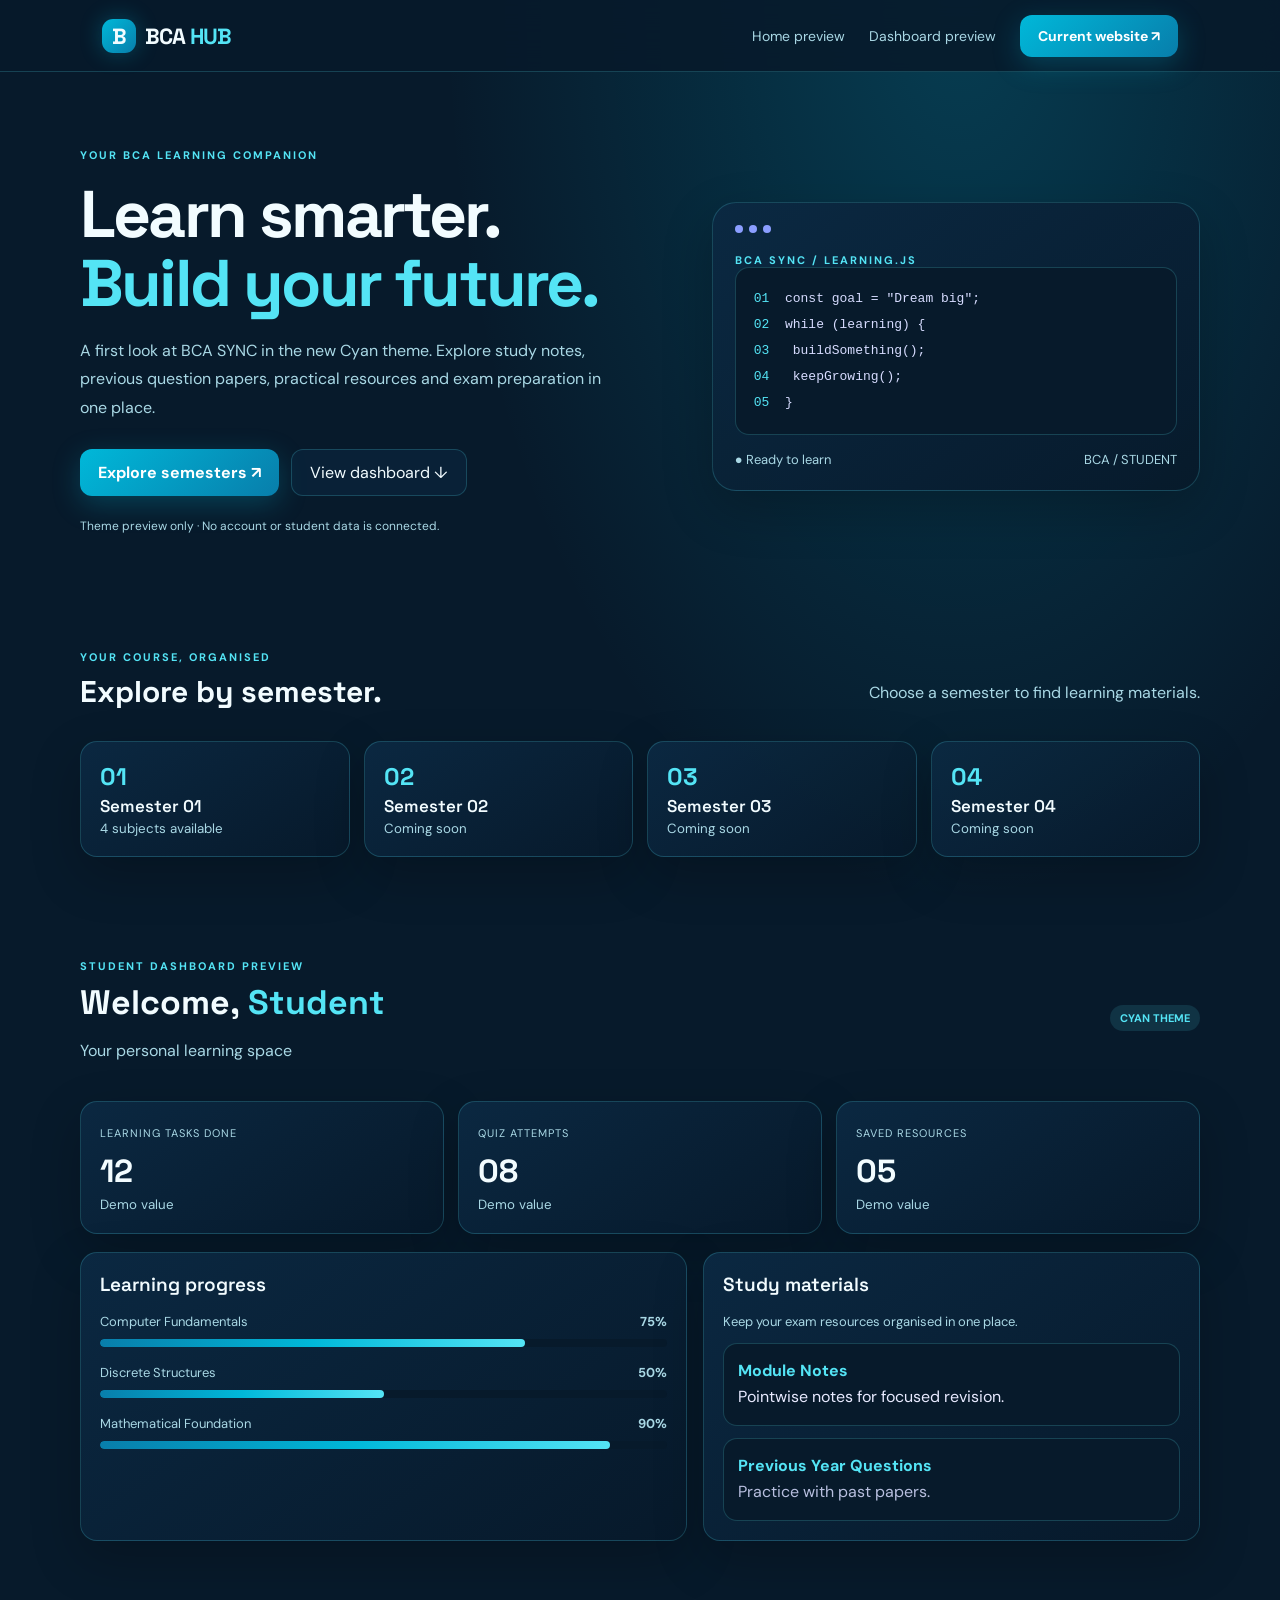
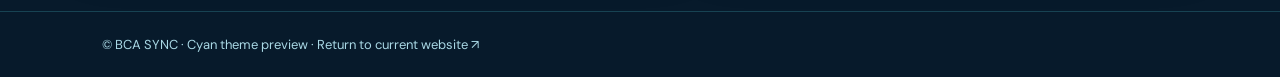
<file: theme-preview.html>
<!doctype html>
<html lang="en">
<head>
<meta charset="utf-8">
<meta name="viewport" content="width=device-width,initial-scale=1">
<meta name="theme-color" content="#11152E">
<title>BCA SYNC — Cyan Theme Preview</title>
<style>
@import url('https://fonts.googleapis.com/css2?family=DM+Sans:wght@400;500;600;700&family=Space+Grotesk:wght@500;600;700&display=swap');
:root{--bg:#11152E;--panel:#1a2043;--panel2:#252C62;--blue:#526DDB;--accent:#8B9EFF;--text:#F5F6FF;--muted:#B8BFDF;--line:rgba(173,184,255,.16);--glow:rgba(82,109,219,.22)}
*{box-sizing:border-box}html{scroll-behavior:smooth}body{margin:0;background:radial-gradient(ellipse at 75% 0%,#28336d 0,transparent 38%),var(--bg);color:var(--text);font-family:'DM Sans',sans-serif}a{color:inherit;text-decoration:none}.wrap{max-width:1120px;margin:auto;padding:0 22px}.top{height:72px;border-bottom:1px solid var(--line);background:rgba(17,21,46,.82);backdrop-filter:blur(16px);position:sticky;top:0;z-index:5}.top .wrap{height:100%;display:flex;align-items:center;justify-content:space-between}.brand{font:700 22px 'Space Grotesk';letter-spacing:-1px}.brand b{color:var(--accent)}.mark{display:inline-grid;place-items:center;width:34px;height:34px;border-radius:11px;background:linear-gradient(135deg,var(--blue),#8798ff);margin-right:9px}.nav{display:flex;align-items:center;gap:24px;color:var(--muted);font-size:14px}.btn{display:inline-flex;align-items:center;justify-content:center;border:0;border-radius:12px;padding:12px 18px;background:linear-gradient(135deg,#526DDB,#7488F2);color:white;font-weight:700;box-shadow:0 8px 28px var(--glow)}.hero{padding:76px 0 66px;display:grid;grid-template-columns:1.1fr .9fr;gap:35px;align-items:center}.eyebrow{color:var(--accent);font-size:11px;letter-spacing:2px;font-weight:700}.hero h1{font:700 clamp(38px,6vw,66px)/1.05 'Space Grotesk';letter-spacing:-2.8px;margin:18px 0}.hero h1 span{color:var(--accent)}.lead{color:var(--muted);line-height:1.8;max-width:540px}.hero-actions{display:flex;gap:12px;margin-top:26px;flex-wrap:wrap}.ghost{border:1px solid var(--line);border-radius:12px;padding:12px 18px;color:var(--text)}.preview-card{background:linear-gradient(145deg,rgba(37,44,98,.95),rgba(26,32,67,.96));border:1px solid rgba(173,184,255,.23);border-radius:24px;padding:22px;box-shadow:0 25px 70px rgba(0,0,0,.3),0 0 50px var(--glow)}.windowbar{display:flex;gap:6px;margin-bottom:20px}.windowbar i{width:8px;height:8px;border-radius:50%;background:#8B9EFF}.code{font:13px/2 monospace;color:#D7DCFF;background:#11152E;border:1px solid var(--line);padding:18px;border-radius:14px}.code em{color:#8B9EFF;font-style:normal}.section{padding:38px 0 68px}.section-head{display:flex;justify-content:space-between;align-items:end;gap:20px;margin-bottom:22px}.section h2{font:700 30px 'Space Grotesk';margin:8px 0}.muted{color:var(--muted)}.grid{display:grid;grid-template-columns:repeat(4,1fr);gap:14px}.tile,.stat,.panel{background:linear-gradient(145deg,rgba(37,44,98,.76),rgba(26,32,67,.9));border:1px solid var(--line);border-radius:17px;padding:19px}.tile{min-height:116px;display:flex;flex-direction:column;justify-content:space-between}.tile strong{font:600 17px 'Space Grotesk'}.tile small{color:var(--muted)}.tile .num{color:var(--accent);font:700 24px 'Space Grotesk'}.dash{padding:34px 0 70px}.dashhead{display:flex;justify-content:space-between;align-items:center;margin-bottom:24px}.dashhead h1{font:700 34px 'Space Grotesk';margin:8px 0}.dashhead h1 span{color:var(--accent)}.stats{display:grid;grid-template-columns:repeat(3,1fr);gap:14px;margin-bottom:18px}.stat span{font-size:11px;letter-spacing:1px;color:var(--muted)}.stat strong{display:block;font:700 32px 'Space Grotesk';margin:9px 0 2px}.dashgrid{display:grid;grid-template-columns:1.1fr .9fr;gap:16px}.panel h3{font:600 19px 'Space Grotesk';margin:0 0 16px}.progress{height:8px;border-radius:9px;background:#11152E;overflow:hidden;margin:9px 0 17px}.progress i{display:block;height:100%;background:linear-gradient(90deg,#526DDB,#A0AEFF);border-radius:9px}.row{display:flex;justify-content:space-between;gap:12px;color:var(--muted);font-size:13px}.chat{background:#11152E;border:1px solid var(--line);border-radius:14px;padding:14px;margin-top:12px;color:#E8EAFF;line-height:1.65}.chat b{color:var(--accent)}.footer{border-top:1px solid var(--line);padding:24px 0;color:var(--muted);font-size:13px}.tag{display:inline-block;color:var(--accent);background:rgba(139,158,255,.12);padding:6px 10px;border-radius:20px;font-size:11px;font-weight:700}
@media(max-width:760px){.nav a:not(.btn){display:none}.hero{grid-template-columns:1fr;padding-top:48px}.grid{grid-template-columns:repeat(2,1fr)}.stats{grid-template-columns:1fr}.dashgrid{grid-template-columns:1fr}.section-head{display:block}.hero h1{letter-spacing:-1.7px}.dashhead{align-items:flex-start;gap:12px;flex-direction:column}}

/* Cyan palette preview */
:root{--bg:#071A2B;--panel:#0B2942;--panel2:#087EAB;--blue:#00B8D9;--accent:#54E4F5;--text:#F2FCFF;--muted:#A9D8E5;--line:rgba(84,228,245,.2);--glow:rgba(0,184,217,.25)}
body{background:radial-gradient(ellipse at 75% 0%,rgba(0,184,217,.22),transparent 38%),var(--bg)}
.top{background:rgba(7,26,43,.88)}
.brand b,.eyebrow,.hero h1 span,.dashhead h1 span,.tile .num,.tag{color:var(--accent)}
.mark{background:linear-gradient(135deg,#00B8D9,#087EAB);box-shadow:0 0 22px rgba(0,184,217,.3)}
.btn{background:linear-gradient(135deg,#00B8D9,#087EAB);box-shadow:0 8px 28px var(--glow)}
.ghost{border-color:var(--line);background:rgba(11,41,66,.55)}
.preview-card,.tile,.stat,.panel{background:linear-gradient(145deg,rgba(11,41,66,.97),rgba(7,26,43,.97));border-color:var(--line);box-shadow:0 18px 50px rgba(0,0,0,.22)}
.code,.chat,.progress{background:#071A2B;border-color:var(--line)}
.code em,.chat b{color:#54E4F5}
.progress i{background:linear-gradient(90deg,#087EAB,#00B8D9,#54E4F5)}
.tag{background:rgba(84,228,245,.12)}
.footer{border-color:var(--line)}

</style>
</head>
<body>
<header class="top"><div class="wrap"><a class="brand" href="#home"><span class="mark">B</span>BCA <b>HUB</b></a><nav class="nav"><a href="#home">Home preview</a><a href="#dashboard">Dashboard preview</a><a class="btn" href="https://mrjojo07.github.io/BCA-HUB/">Current website ↗</a></nav></div></header>
<main>
<section id="home" class="wrap hero"><div><div class="eyebrow">YOUR BCA LEARNING COMPANION</div><h1>Learn smarter.<br><span>Build your future.</span></h1><p class="lead">A first look at BCA SYNC in the new Cyan theme. Explore study notes, previous question papers, practical resources and exam preparation in one place.</p><div class="hero-actions"><a class="btn" href="#semesters">Explore semesters ↗</a><a class="ghost" href="#dashboard">View dashboard ↓</a></div><p class="muted" style="font-size:12px;margin-top:22px">Theme preview only · No account or student data is connected.</p></div><div class="preview-card"><div class="windowbar"><i></i><i></i><i></i></div><div class="eyebrow">BCA SYNC / LEARNING.JS</div><div class="code"><div><em>01</em> &nbsp;const goal = "Dream big";</div><div><em>02</em> &nbsp;while (learning) {</div><div><em>03</em> &nbsp;&nbsp;buildSomething();</div><div><em>04</em> &nbsp;&nbsp;keepGrowing();</div><div><em>05</em> &nbsp;}</div></div><div class="row" style="margin-top:16px"><span>● Ready to learn</span><span>BCA / STUDENT</span></div></div></section>
<section id="semesters" class="wrap section"><div class="section-head"><div><div class="eyebrow">YOUR COURSE, ORGANISED</div><h2>Explore by semester.</h2></div><p class="muted">Choose a semester to find learning materials.</p></div><div class="grid"><div class="tile"><span class="num">01</span><strong>Semester 01</strong><small>4 subjects available</small></div><div class="tile"><span class="num">02</span><strong>Semester 02</strong><small>Coming soon</small></div><div class="tile"><span class="num">03</span><strong>Semester 03</strong><small>Coming soon</small></div><div class="tile"><span class="num">04</span><strong>Semester 04</strong><small>Coming soon</small></div></div></section>
<section id="dashboard" class="wrap dash"><div class="dashhead"><div><div class="eyebrow">STUDENT DASHBOARD PREVIEW</div><h1>Welcome, <span>Student</span></h1><p class="muted">Your personal learning space</p></div><span class="tag">CYAN THEME</span></div><div class="stats"><div class="stat"><span>LEARNING TASKS DONE</span><strong>12</strong><small class="muted">Demo value</small></div><div class="stat"><span>QUIZ ATTEMPTS</span><strong>08</strong><small class="muted">Demo value</small></div><div class="stat"><span>SAVED RESOURCES</span><strong>05</strong><small class="muted">Demo value</small></div></div><div class="dashgrid"><div class="panel"><h3>Learning progress</h3><div class="row"><span>Computer Fundamentals</span><b>75%</b></div><div class="progress"><i style="width:75%"></i></div><div class="row"><span>Discrete Structures</span><b>50%</b></div><div class="progress"><i style="width:50%"></i></div><div class="row"><span>Mathematical Foundation</span><b>90%</b></div><div class="progress"><i style="width:90%"></i></div></div><div class="panel"><h3>Study materials</h3><p class="muted" style="font-size:13px">Keep your exam resources organised in one place.</p><div class="chat"><b>Module Notes</b><br>Pointwise notes for focused revision.</div><div class="chat" style="color:#B8BFDF"><b>Previous Year Questions</b><br>Practice with past papers.</div></div></div></section>
</main><footer class="footer"><div class="wrap">© BCA SYNC · Cyan theme preview · <a href="https://mrjojo07.github.io/BCA-HUB/">Return to current website ↗</a></div></footer>
</body></html>
</file>
<file: style.css>
@import url('https://fonts.googleapis.com/css2?family=DM+Sans:wght@400;500;600;700&family=Space+Grotesk:wght@500;600;700&display=swap');
:root{--navy:#05080e;--navy2:#0b1220;--blue:#168cff;--gold:#168cff;--ink:#f2f5fa;--muted:#a5afbf;--paper:#080c13;--line:#202a38}
*{box-sizing:border-box}html{scroll-behavior:smooth}body{margin:0;font-family:"DM Sans",sans-serif;color:var(--ink);background:var(--paper)}a{color:inherit;text-decoration:none}
.site-header{height:78px;padding:0 max(6vw,24px);display:flex;align-items:center;justify-content:space-between;background:#05080e;position:sticky;top:0;z-index:20;border-bottom:1px solid #1b2431}
.brand{display:flex;align-items:center;gap:11px;font:700 19px "Space Grotesk",sans-serif;letter-spacing:.3px;color:#f5f7fb}.brand b{color:#168cff}.brand-mark{width:35px;height:35px;display:grid;place-items:center;background:#087de0;color:#fff;border-radius:10px;font-size:20px}
.nav-links{display:flex;align-items:center;gap:34px;font-size:13px;font-weight:700;color:#c0cad8}.nav-links a:hover,.text-link:hover{color:#168cff}.nav-cta{background:#087de0;color:#fff!important;padding:13px 18px;border-radius:8px}.nav-cta span{color:#fff;padding-left:8px}.menu-toggle{display:none;border:0;background:none;font-size:25px;color:#fff;cursor:pointer}
.hero{min-height:570px;background:#05080e;color:#fff;padding:90px max(8vw,28px) 72px;display:grid;grid-template-columns:1.05fr .95fr;align-items:center;position:relative;overflow:hidden}.hero:before{content:"";position:absolute;width:650px;height:650px;border:1px solid #ffffff12;border-radius:50%;right:-150px;top:-330px}.hero-glow{position:absolute;width:420px;height:420px;border-radius:50%;background:#087de022;filter:blur(50px);right:12%;top:15%}.hero-content,.hero-art{position:relative;z-index:1}
.eyebrow{font-size:10px;font-weight:700;letter-spacing:2px;color:#168cff;display:flex;align-items:center;gap:9px}.eyebrow-dot{width:7px;height:7px;border-radius:50%;background:#168cff;box-shadow:0 0 14px #168cff}
h1,h2,h3,p{margin-top:0}h1,h2{font-family:"Space Grotesk",sans-serif;letter-spacing:-1.7px}h1{font-size:clamp(46px,5.5vw,70px);line-height:1.08;margin:24px 0 19px}h1 span,h2 span{color:#168cff}.hero-copy{max-width:480px;color:#c3cbd9;font-size:15px;line-height:1.8}.hero-actions{display:flex;align-items:center;gap:28px;margin-top:30px}.button{display:inline-flex;gap:18px;align-items:center;padding:15px 20px;border-radius:7px;font-weight:700;font-size:13px}.button-gold{background:#087de0;color:#fff}.text-link{display:inline-flex!important;align-items:center;justify-content:center;gap:8px;padding:13px 18px;border:1px solid #2878c4;border-radius:8px;background:#102944;font-family:"DM Sans",sans-serif;font-size:13px;font-weight:700;line-height:1.5;color:#9bcaff!important;-webkit-text-fill-color:#9bcaff;opacity:1;visibility:visible;cursor:pointer;appearance:none;-webkit-appearance:none;transition:background .2s,border-color .2s}.text-link{background:#087de0;border:1px solid #168cff;color:#fff!important;-webkit-text-fill-color:#fff;border-radius:7px;padding:11px 14px;font-size:13px;line-height:1.5}.text-link:hover{background:#086fc5;border-color:#55aaff;color:#fff!important;-webkit-text-fill-color:#fff}.hero-note{margin-top:54px;color:#aeb8ca;font-size:11px}.note-icon{color:#168cff;margin-right:8px}
.hero-art{height:360px;display:grid;place-items:center}.orbit{position:absolute;border:1px solid #ffffff18;border-radius:50%;transform:rotate(-22deg)}.orbit-one{width:380px;height:250px}.orbit-two{width:450px;height:310px;transform:rotate(28deg)}.code-card{width:min(390px,90%);background:#172744;border:1px solid #ffffff24;border-radius:14px;box-shadow:0 28px 70px #0008;overflow:hidden;transform:rotate(-4deg)}.code-top{height:43px;border-bottom:1px solid #ffffff13;display:flex;align-items:center;gap:6px;padding:0 15px;color:#8997af;font-size:10px}.code-top i{width:7px;height:7px;border-radius:50%;background:#e6bd70}.code-top i:nth-child(2){background:#7896bb}.code-top i:nth-child(3){background:#7fb39b}.code-top span{margin-left:10px}.code-lines{padding:23px 18px 15px;font:12px/2.1 monospace;color:#c6d2e5}.code-lines p{margin:0}.code-lines em{font-style:normal;color:#657995;margin-right:12px}.code-lines b{color:#80b8d7}.code-lines strong{color:#e8bd68}.code-footer{border-top:1px solid #ffffff13;padding:13px 18px;color:#9cabc0;font-size:10px}.code-footer>span:first-child{color:#80c5a3}.code-lang{float:right;color:#55aaff;letter-spacing:1px}.floating-chip{position:absolute;background:#101b2b;color:#fff;padding:12px 15px;border:1px solid #28374b;border-radius:9px;box-shadow:0 12px 30px #0007;font-size:17px}.floating-chip span{font-size:11px;font-weight:700;margin-left:7px}.chip-notes{top:43px;right:3px}.chip-code{bottom:42px;left:2px}.sparkle{position:absolute;color:#168cff;font-size:27px}.sparkle-a{top:32px;left:14%}.sparkle-b{bottom:24px;right:12%}
.stats-strip{padding:26px max(8vw,28px);display:grid;grid-template-columns:repeat(4,1fr);background:#0b111b;border-top:1px solid #1d2735;border-bottom:1px solid #1d2735}.stats-strip div{display:flex;align-items:center;justify-content:center;gap:13px;border-right:1px solid #263244}.stats-strip div:last-child{border:0}.stats-strip strong{font:700 20px "Space Grotesk";color:#168cff}.stats-strip span{font-size:12px;font-weight:700;color:#c0cad8}
.section{padding:100px max(8vw,28px);background:#080c13}.section-heading{display:flex;align-items:flex-end;justify-content:space-between;gap:30px;margin-bottom:42px}.dark-eyebrow{color:#168cff}h2{font-size:clamp(34px,4vw,46px);line-height:1.14;margin:13px 0 0}.section-heading h2 span,.about-section h2 span{color:#168cff}.section-heading>p{max-width:330px;color:#a5afbf;font-size:13px;line-height:1.8;margin:0 0 4px}
.resource-grid{display:grid;grid-template-columns:repeat(4,1fr);gap:17px}.resource-card{padding:25px 22px 24px;border:1px solid #263244;border-radius:11px;transition:.2s;background:#0e1521}.resource-card:hover{transform:translateY(-5px);box-shadow:0 18px 40px #0008;border-color:#168cff}.resource-icon{width:43px;height:43px;border-radius:10px;display:grid;place-items:center;font-size:21px;margin-bottom:26px}.icon-gold,.icon-blue,.icon-purple,.icon-green{background:#142235;color:#4aa6ff}.card-kicker{font-size:9px;letter-spacing:1.4px;font-weight:700;color:#91a0b5}.resource-card h3{font:700 19px "Space Grotesk";margin:9px 0;color:#f5f7fb}.resource-card p{font-size:12px;line-height:1.75;color:#a5afbf;min-height:64px}.resource-card>a{font-size:11px;font-weight:700;color:#55aaff}.resource-card>a span{margin-left:7px}
.semester-section{padding:90px max(8vw,28px);background:#05080e;color:#fff}.semester-heading>p{color:#b5c0d1}.semester-grid{display:grid;grid-template-columns:repeat(4,1fr);gap:12px}.semester-card{padding:19px 17px;display:flex;align-items:center;gap:13px;border:1px solid #273449;border-radius:9px;background:#0d1521;transition:.2s}.semester-card:hover{background:#14243a;border-color:#168cff}.semester-card>span{font:700 20px "Space Grotesk";color:#55aaff}.semester-card div{display:flex;flex-direction:column;gap:5px;flex:1}.semester-card b{font-size:12px}.semester-card small{font-size:10px;color:#a5afbf}.semester-card i{font-style:normal;color:#55aaff}.notice{font-size:11px;line-height:1.7;color:#a5afbf;margin:24px 0 12px}.syllabus-link{font-size:12px;font-weight:700;color:#55aaff;display:inline-block;border-bottom:1px solid #168cff66;padding-bottom:5px}.syllabus-link span{margin-left:8px}
.about-section{padding:85px max(8vw,28px);display:flex;align-items:center;gap:35px;max-width:1100px;margin:auto;background:#080c13}.about-mark{flex:0 0 105px;height:105px;border-radius:25px;background:#087de0;color:#fff;display:grid;place-items:center;font:700 60px "Space Grotesk"}.about-section>div:last-child{max-width:650px}.about-section p{color:#a5afbf;font-size:13px;line-height:1.9;margin:17px 0 0}
.site-footer{padding:6px max(6vw,24px) 2px;background:#05080e;border-top:1px solid #1b2431;display:flex;align-items:flex-end;justify-content:flex-end;gap:0;min-height:0}.footer-brand{font-size:15px}.footer-brand .brand-mark{width:29px;height:29px;font-size:16px}.site-footer p,.copyright{font-size:11px;color:#9aa8bb;margin:0}.copyright{margin-left:auto}
.admin-page{background:#080c13;color:#f2f5fa;min-height:100vh}.admin-back{font-size:12px;font-weight:700;color:#c0cad8}.admin-main{max-width:980px;margin:0 auto;padding:72px 28px 85px}.admin-title{font-size:clamp(40px,6vw,58px);color:#f2f5fa;margin:16px 0 10px}.admin-title span{color:#168cff}.admin-intro{max-width:650px;color:#a5afbf;font-size:14px;line-height:1.8}.admin-warning{margin:28px 0;padding:17px 19px;border:1px solid #5c4825;background:#17130b;border-radius:9px;color:#e5cc97;font-size:12px;line-height:1.8}.admin-grid{display:grid;grid-template-columns:repeat(2,1fr);gap:14px;margin:30px 0 45px}.admin-card{display:flex;flex-direction:column;align-items:flex-start;gap:9px;padding:23px;border:1px solid #263244;border-radius:11px;background:#0e1521;transition:.2s}.admin-card:hover{transform:translateY(-3px);border-color:#168cff;box-shadow:0 14px 30px #0008}.admin-card-icon{width:42px;height:42px;border-radius:10px;background:#142235;color:#55aaff;display:grid;place-items:center;font-size:21px;margin-bottom:8px}.admin-card small{font-size:9px;letter-spacing:1.4px;font-weight:700;color:#a5afbf}.admin-card strong{font:700 18px "Space Grotesk";color:#f2f5fa}.admin-card>span:last-child{font-size:11px;color:#a5afbf;line-height:1.6}.admin-guide{padding:27px;background:#0e1521;border:1px solid #263244;border-radius:11px}.admin-guide h2{font-size:25px;color:#f2f5fa;margin:0 0 18px}.admin-guide ol{padding-left:20px;color:#a5afbf;font-size:12px;line-height:2}.admin-guide code{background:#1c293a;color:#dce8f8;padding:2px 5px;border-radius:4px}.admin-guide p{font-size:11px;line-height:1.8;color:#a5afbf;margin:12px 0 0}.admin-home-link{display:inline-block;margin-top:28px;color:#55aaff;font-size:12px;font-weight:700}
@media(max-width:900px){.hero{grid-template-columns:1fr .85fr;padding-top:75px}.resource-grid{grid-template-columns:repeat(2,1fr)}.semester-grid{grid-template-columns:repeat(2,1fr)}.section-heading{align-items:flex-start;flex-direction:column}.section-heading>p{max-width:500px}}
@media(max-width:650px){.site-header{height:66px;position:sticky}.menu-toggle{display:block}.menu-toggle{display:block}.nav-links{display:none;position:absolute;top:65px;left:0;right:0;padding:22px 25px;background:#05080e;border-bottom:1px solid #263244;flex-direction:column;align-items:stretch;gap:20px}.nav-links.open{display:flex}.nav-cta{text-align:center}.hero{display:block;padding:65px 25px 42px}.hero-art{height:300px;margin-top:25px}.orbit-one{width:300px;height:200px}.orbit-two{width:340px;height:245px}.code-card{width:min(350px,90%)}.chip-notes{right:0;top:25px}.chip-code{left:0;bottom:20px}.hero-note{margin-top:35px}.stats-strip{grid-template-columns:repeat(2,1fr);gap:18px;padding:25px}.stats-strip div{justify-content:flex-start;border:0}.section,.semester-section{padding:68px 23px}.resource-grid{gap:11px}.resource-card{padding:19px 15px}.resource-card p{min-height:100px}.semester-grid{gap:9px}.semester-card{padding:14px 11px;gap:9px}.semester-card>span{font-size:17px}.semester-card b{font-size:11px}.semester-card small{font-size:9px}.about-section{padding:65px 25px;align-items:flex-start;gap:20px}.about-mark{flex-basis:65px;height:65px;border-radius:16px;font-size:38px}.site-footer{flex-wrap:wrap;gap:12px}.copyright{width:100%;margin-left:0}.admin-main{padding:55px 22px 65px}.admin-grid{grid-template-columns:1fr}.admin-card{padding:20px}.admin-guide{padding:22px}}
@media(max-width:370px){.resource-grid{grid-template-columns:1fr}.resource-card p{min-height:0}.semester-grid{grid-template-columns:1fr}.about-section{display:block}.about-mark{margin-bottom:25px}}

.nav-admin{font-size:13px;font-weight:700;color:#55aaff;padding:11px 14px;border:1px solid #168cff66;border-radius:8px}
.nav-admin:hover{background:#10233a}
.admin-login{max-width:470px;margin-top:32px;padding:28px;background:#0e1521;border:1px solid #263244;border-radius:12px}
.admin-login h2,.admin-toolbar h2{font:700 24px "Space Grotesk";margin:0 0 12px}
.admin-login label,.admin-form label{display:block;color:#cbd5e1;font-size:12px;font-weight:700;margin:17px 0 8px}
.admin-login input,.admin-form input,.admin-form select{width:100%;padding:13px 14px;background:#080c13;border:1px solid #34445a;border-radius:8px;color:#f2f5fa;font:14px "DM Sans"}
.admin-action{border:0;border-radius:8px;background:#087de0;color:white;padding:13px 18px;font:700 13px "DM Sans";cursor:pointer}
.admin-login .admin-action{margin-top:18px;width:100%}
.admin-error{color:#ff9a9a;font-size:12px;margin:12px 0 0}
.admin-toolbar{display:flex;justify-content:space-between;align-items:center;gap:20px;margin:28px 0 20px}
.admin-form{max-width:650px;padding:25px;background:#0e1521;border:1px solid #263244;border-radius:12px}
.admin-footnote{color:#a5afbf;font-size:11px;line-height:1.8;margin:18px 0}
.admin-back-button{background:transparent;border:1px solid #34445a;color:#cbd5e1;padding:10px 14px;border-radius:8px;cursor:pointer}
[hidden]{display:none!important}
@media(max-width:650px){.nav-admin{display:block;text-align:center}.admin-toolbar{align-items:flex-start;flex-direction:column}.add-button{width:100%}}

.semester-card{font:inherit;text-align:left;color:inherit;width:100%;cursor:pointer}
.semester-card:focus-visible,.subject-item:focus-visible,.browser-close:focus-visible{outline:2px solid #55aaff;outline-offset:3px}
.subject-browser{margin-top:28px;padding:26px;background:#0b1220;border:1px solid #26364c;border-radius:13px;scroll-margin-top:95px}
.browser-heading{display:flex;align-items:center;justify-content:space-between;gap:16px;margin-bottom:20px}
.browser-heading h3{font:700 clamp(21px,3vw,28px) "Space Grotesk";margin:9px 0 0;color:#f5f7fb}
.browser-close{background:#142235;border:1px solid #34445a;color:#dce8f8;padding:9px 13px;border-radius:7px;cursor:pointer}
.subject-list{display:grid;gap:9px}
.subject-item{display:flex;align-items:center;gap:14px;text-align:left;padding:16px;border-radius:9px;border:1px solid #273449;background:#0e1827;color:#f2f5fa;cursor:pointer}
.subject-item:hover{border-color:#168cff;background:#13233a}
.subject-number{font:700 15px "Space Grotesk";color:#55aaff}
.subject-item strong{font-size:13px;line-height:1.5;flex:1}
.subject-arrow{color:#55aaff}
.browser-empty{font-size:13px;line-height:1.8;color:#a5afbf}
.material-grid{display:grid;grid-template-columns:repeat(3,1fr);gap:12px}
.material-type{padding:20px;border:1px solid #273449;border-radius:10px;background:#0e1827}
.material-type>span{font-size:22px;color:#55aaff}
.material-type h4{font:700 17px "Space Grotesk";margin:15px 0 8px}
.material-type p{font-size:12px;line-height:1.7;color:#a5afbf;min-height:42px}
.material-type small{font-size:10px;color:#55aaff;font-weight:700}
@media(max-width:650px){.subject-browser{padding:18px}.material-grid{grid-template-columns:1fr}.material-type p{min-height:0}.subject-item{padding:13px}.subject-item strong{font-size:12px}}

/* Subject-first learning library */
.resource-grid,.resources-section{display:none!important}
.material-grid{grid-template-columns:repeat(2,minmax(0,1fr))}
.material-type{display:block;width:100%;text-align:left;color:#f2f5fa;cursor:pointer;font:inherit}
.material-type:hover{border-color:#168cff;background:#13233a}
@media(max-width:650px){.material-grid{grid-template-columns:1fr}}

/* Recently added learning materials */
.recent-section{padding:78px max(8vw,28px);background:#080c13;color:#fff;border-bottom:1px solid #1d2735}
.recent-section .section-heading h2 span{color:#168cff}
.recent-section .section-heading>p{color:#a5afbf}
.recent-list{display:grid;grid-template-columns:repeat(3,minmax(0,1fr));gap:13px}
.recent-card{min-width:0;padding:20px;border:1px solid #263244;border-radius:10px;background:#0e1521}
.recent-meta{font-size:9px;letter-spacing:1px;font-weight:700;color:#55aaff;text-transform:uppercase}
.recent-card h3{font:700 15px/1.5 "Space Grotesk";color:#f2f5fa;overflow-wrap:anywhere;margin:12px 0}
.recent-date{font-size:11px;color:#9eacbf;margin:0 0 15px}
.recent-card a{font-size:11px;font-weight:700;color:#55aaff}
.recent-card:hover{border-color:#168cff;transform:translateY(-2px)}
@media(max-width:900px){.recent-list{grid-template-columns:repeat(2,minmax(0,1fr))}}
@media(max-width:600px){.recent-section{padding:60px 23px}.recent-list{grid-template-columns:1fr}}


.countdown-section,.admin-timetable{padding:28px 6vw;background:#080e18;color:#eef4ff;border-top:1px solid #26364d}.countdown-list{display:grid;grid-template-columns:repeat(auto-fit,minmax(210px,1fr));gap:14px}.countdown-card{padding:18px;border:1px solid #26364d;border-radius:12px;background:#0d1726}.countdown-card h3{color:#fff}.countdown-days{display:block;color:#55aaff;font-size:24px;font-weight:700;margin-top:12px}.exam-admin-row{display:flex;justify-content:space-between;gap:12px;padding:10px 0;border-bottom:1px solid #26364d}#examJson{width:100%;margin-top:14px;background:#070d16;color:#dce9fb;border:1px solid #31435d;padding:12px;border-radius:8px}



/* Homepage styles version 7 */


/* Interactive MCQ quiz */
.quiz-panel{margin-top:22px;padding:clamp(18px,4vw,30px);border:1px solid var(--line);border-radius:18px;background:linear-gradient(145deg,#0d1726,#090f19)}
.quiz-progress{margin:0 0 12px;color:#69b7ff;font-size:.76rem;font-weight:700;letter-spacing:.12em}
.quiz-progress-track{height:6px;background:#1c2b3d;border-radius:20px;overflow:hidden;margin-bottom:24px}
.quiz-progress-track span{display:block;height:100%;background:#168cff;border-radius:20px;transition:width .2s}
.quiz-question{font-size:clamp(1.15rem,3vw,1.55rem);line-height:1.45;margin:0 0 20px}
.quiz-options{display:grid;gap:11px}
.quiz-option{width:100%;padding:14px 16px;text-align:left;border:1px solid #29394d;border-radius:12px;background:#101c2b;color:var(--ink);font:inherit;cursor:pointer;transition:.18s}
.quiz-option:hover:not(:disabled){border-color:#168cff;background:#132943}
.quiz-option:disabled{cursor:default;opacity:1}
.quiz-option.correct{border-color:#23b879;background:#103326}
.quiz-option.incorrect{border-color:#e16a6a;background:#351d24}
.quiz-feedback{min-height:24px;font-weight:600;color:#ffb0a8}
.quiz-feedback.is-correct{color:#68d9a7}
.quiz-next{margin-top:16px;padding:12px 20px;border:0;border-radius:10px;background:#168cff;color:white;font:inherit;font-weight:700;cursor:pointer}
.quiz-next:disabled{opacity:.45;cursor:not-allowed}
.quiz-score{font-size:3rem;font-weight:800;color:#69b7ff}
.quiz-result{text-align:center;padding:38px 20px}
.quiz-result h3{margin:8px 0}


/* Compact About BCA SYNC section */
.about-section{padding:48px max(8vw,28px);gap:24px}
.about-mark{flex-basis:72px;height:72px;border-radius:17px;font-size:42px}
.about-section h2{font-size:clamp(23px,2.5vw,29px);line-height:1.25;margin-top:8px}
.about-section p{font-size:12px;line-height:1.7;margin-top:10px}
@media(max-width:600px){.about-section{padding:38px 24px;gap:16px}.about-mark{flex-basis:58px;height:58px;font-size:34px}}


/* Strong compact override for About section */
main .about-section#about{box-sizing:border-box!important;max-width:900px!important;margin:0 auto!important;padding:22px 28px!important;gap:16px!important;min-height:0!important;align-items:center!important}
main .about-section#about .about-mark{flex:0 0 44px!important;width:44px!important;height:44px!important;border-radius:10px!important;font-size:25px!important}
main .about-section#about>div:last-child{max-width:620px!important}
main .about-section#about h2{font-size:20px!important;line-height:1.2!important;margin:4px 0 0!important}
main .about-section#about p{font-size:10px!important;line-height:1.5!important;margin:6px 0 0!important}
@media(max-width:600px){main .about-section#about{padding:16px 20px!important;gap:10px!important}main .about-section#about .about-mark{flex-basis:38px!important;width:38px!important;height:38px!important;font-size:21px!important}main .about-section#about h2{font-size:18px!important}main .about-section#about p{font-size:10px!important}}

/* Subject-wise learning progress tracker */
.learning-progress{margin-top:22px;padding:20px;border:1px solid #26364c;border-radius:12px;background:#0e1827}
.progress-heading{display:flex;align-items:center;justify-content:space-between;gap:12px}
.progress-heading h4{font:700 18px "Space Grotesk";margin:7px 0 0}
.progress-percent{font:700 22px "Space Grotesk";color:#55aaff}
.learning-progress-track{height:7px;margin:15px 0;background:#1c2b3d;border-radius:20px;overflow:hidden}
.learning-progress-track span{display:block;height:100%;background:#168cff;border-radius:20px;transition:width .2s}
.progress-checklist{display:grid;gap:11px}
.progress-checklist label{display:flex;align-items:center;gap:10px;color:#dce8f8;font-size:12px;cursor:pointer}
.progress-checklist input{width:16px;height:16px;accent-color:#168cff}
.learning-progress>p{margin:13px 0 0;color:#91a0b5;font-size:10px}

/* Bookmarks and personal saved resources */
.resource-save,.saved-remove,.saved-open{border:1px solid #29415d;border-radius:8px;padding:8px 11px;background:#101d2c;color:#c9ddf5;font:600 11px "DM Sans";text-decoration:none;cursor:pointer;white-space:nowrap}
.resource-save.is-saved{color:#7dbaff;border-color:#2878c4;background:#102944}
.saved-resources-section{max-width:1120px;margin:0 auto;padding:58px 24px}
.saved-resources-section[hidden]{display:none}
.saved-resources-list{display:grid;gap:10px;margin-top:22px}
.saved-resource-item{display:flex;align-items:center;justify-content:space-between;gap:16px;padding:15px 17px;border:1px solid #26364c;border-radius:12px;background:#0d1725}
.saved-resource-info{display:grid;gap:5px;min-width:0}
.saved-resource-info strong{font-size:13px;color:#eef5ff;overflow-wrap:anywhere}
.saved-resource-info small{font-size:10px;color:#91a0b5}
.saved-resource-actions{display:flex;align-items:center;gap:8px;flex-shrink:0}
.saved-remove{color:#ffb0b0;border-color:#55343c}
@media(max-width:600px){.saved-resource-item{align-items:flex-start;flex-direction:column}.saved-resource-actions{width:100%}}

/* Header shortcut for the saved-resource library */
.nav-saved{display:inline-flex!important;align-items:center;justify-content:center;gap:6px;padding:10px 14px;border:1px solid #2878c4;border-radius:9px;background:#102944;color:#9bcaff!important;-webkit-text-fill-color:#9bcaff;font:700 12px "DM Sans",sans-serif;opacity:1;visibility:visible;cursor:pointer;white-space:nowrap}
.nav-saved:hover{background:#173858;border-color:#55aaff}
.saved-empty{padding:18px;border:1px dashed #354963;border-radius:10px;color:#aabbd0;font-size:12px}
@media(max-width:800px){.nav-saved{width:100%;margin:5px 0}}

/* Saved resources opens as a floating panel, not a section at the bottom */
.saved-resources-section{position:fixed;z-index:1000;top:82px;right:22px;width:min(440px,calc(100vw - 28px));max-height:calc(100vh - 104px);overflow-y:auto;margin:0;padding:22px;background:#0b1421;border:1px solid #30445e;border-radius:16px;box-shadow:0 18px 60px rgba(0,0,0,.55)}
.saved-resources-section[hidden]{display:none}
.saved-panel-heading{display:flex;align-items:flex-start;justify-content:space-between;gap:12px}
.saved-panel-heading h2{font-size:20px;margin:5px 0 0}
.saved-panel-close{flex:0 0 32px;width:32px;height:32px;border:1px solid #354963;border-radius:8px;background:#142235;color:#e8f2ff;font-size:22px;line-height:1;cursor:pointer}
.saved-resources-list{margin-top:16px}
@media(max-width:600px){.saved-resources-section{top:72px;right:10px;width:calc(100vw - 20px);max-height:calc(100vh - 84px);padding:17px}}


/* Resource Request System */
.resource-request-section{max-width:1120px;margin:0 auto;padding:64px 24px}
.resource-request-form{display:grid;grid-template-columns:repeat(2,minmax(0,1fr));gap:18px;margin-top:26px;padding:24px;border:1px solid #26364c;border-radius:16px;background:#0d1725}
.request-field{display:grid;gap:8px}
.request-field label{color:#dce8f8;font-size:12px;font-weight:700}
.request-field select,.request-field textarea{width:100%;box-sizing:border-box;border:1px solid #30445e;border-radius:9px;background:#09111d;color:#eef5ff;padding:12px 13px;font:13px "DM Sans",sans-serif}
.request-field select:focus,.request-field textarea:focus{outline:2px solid #168cff;outline-offset:2px}
.request-field textarea{resize:vertical;min-height:100px}
.request-field-wide{grid-column:1/-1}
.request-submit-row{grid-column:1/-1;display:flex;align-items:center;gap:16px;flex-wrap:wrap}
.request-submit-row p,.request-feedback{margin:0;color:#91a0b5;font-size:11px;line-height:1.6}
.request-feedback{grid-column:1/-1;color:#9bcaff}
.request-view-link{display:inline-block;margin-top:16px;color:#8fc4ff;font-size:12px;text-decoration:none}
.request-view-link:hover{text-decoration:underline}
@media(max-width:650px){.resource-request-section{padding:46px 20px}.resource-request-form{grid-template-columns:1fr;padding:17px}.request-field-wide,.request-submit-row,.request-feedback{grid-column:1}.request-submit-row{align-items:flex-start;flex-direction:column}}


/* Student account and authentication */
.auth-page{min-height:100vh;display:flex;flex-direction:column;background:#05080e}
.auth-home-link{font-size:12px;font-weight:700;color:#9bcaff}
.auth-main{width:100%;flex:1;display:grid;place-items:center;padding:48px 20px}
.auth-card{width:min(100%,480px);padding:34px;border:1px solid #26364c;border-radius:18px;background:#0d1725;box-shadow:0 22px 70px #0007}
.auth-card h1{font-size:clamp(34px,7vw,48px);margin:14px 0 10px}
.auth-intro{font-size:13px;line-height:1.7;color:#a5afbf;margin-bottom:24px}
.auth-tabs{display:grid;grid-template-columns:1fr 1fr;gap:8px;padding:5px;background:#08111d;border-radius:10px;margin-bottom:22px}
.auth-tab{border:0;border-radius:7px;padding:11px;background:transparent;color:#9aabc0;font:700 12px "DM Sans";cursor:pointer}
.auth-tab.active{background:#173858;color:#fff}
.auth-form{display:grid;gap:10px}
.auth-form[hidden],#authForms[hidden],#accountPanel[hidden]{display:none}
.auth-form label{margin-top:6px;color:#dce8f8;font-size:12px;font-weight:700}
.auth-form input{width:100%;padding:13px;border:1px solid #30445e;border-radius:9px;background:#09111d;color:#eef5ff;font:14px "DM Sans"}
.auth-form input:focus{outline:2px solid #168cff;outline-offset:2px}
.auth-submit{width:100%;justify-content:center;margin-top:10px;border:0;cursor:pointer}
.auth-submit:disabled{opacity:.6;cursor:wait}
.auth-text-button{border:0;background:transparent;color:#8fc4ff;font:600 12px "DM Sans";cursor:pointer;padding:8px}
.auth-small-note{font-size:10px;line-height:1.7;color:#91a0b5;margin:8px 0 0}
.auth-status{min-height:0;margin:0 0 12px;font-size:12px;line-height:1.6;color:#9bcaff}
.auth-status:empty{display:none}
.auth-status[data-kind="error"]{color:#ffb2b2}
.auth-status[data-kind="success"]{color:#91e0b4}
.account-welcome h2{font-size:28px;margin:10px 0 5px}
.account-welcome p{font-size:12px;color:#9aabc0;overflow-wrap:anywhere}
.membership-card{display:grid;gap:8px;margin:22px 0;padding:20px;border:1px solid #28527b;border-radius:12px;background:#102944}
.membership-label{font-size:9px;letter-spacing:1.5px;color:#8fc4ff;font-weight:700}
.membership-card strong{font:700 24px "Space Grotesk";color:#fff}
.membership-card p{font-size:11px;line-height:1.6;color:#b8cce2;margin:0}
.account-actions{display:grid;gap:12px}
.account-actions .button{justify-content:center}
.auth-secondary-button{padding:12px;border:1px solid #354963;border-radius:8px;background:#142235;color:#dce8f8;font:700 12px "DM Sans";cursor:pointer}
.auth-page .site-footer{margin-top:auto}
@media(max-width:520px){.auth-card{padding:24px 19px}.auth-main{padding:28px 14px}}


/* Student dashboard */
.dashboard-page{min-height:100vh;display:flex;flex-direction:column;background:#05080e}
.dashboard-nav{display:flex;align-items:center;gap:18px}
.dashboard-nav>a{color:#b8cce2;font-size:12px;font-weight:700;text-decoration:none}
.dashboard-nav>a:hover{color:#8fc4ff}
.dashboard-nav .auth-secondary-button{padding:9px 12px}
.dashboard-main{width:min(1120px,100%);margin:0 auto;padding:46px 24px 70px;flex:1}
.dashboard-main>.auth-status{margin-bottom:18px}
.dashboard-welcome{display:grid;grid-template-columns:minmax(0,1fr) minmax(250px,330px);align-items:center;gap:24px;margin-bottom:28px}
.dashboard-welcome h1{font:700 clamp(22px,3.5vw,30px) "Space Grotesk";letter-spacing:-1px;margin:0 0 2px;color:#f3f7ff}
.dashboard-welcome h1 span{color:#55aaff}
.dashboard-welcome>div>p{font-size:12px;color:#91a0b5;overflow-wrap:anywhere}
.dashboard-membership{margin:0}
.dashboard-stat-grid{display:grid;grid-template-columns:repeat(3,minmax(0,1fr));gap:14px;margin-bottom:22px}
.dashboard-stat{display:grid;gap:8px;padding:20px;border:1px solid #26364c;border-radius:13px;background:#0d1725}
.dashboard-stat>span{font-size:9px;letter-spacing:1px;font-weight:700;color:#91a0b5}
.dashboard-stat strong{font:700 30px "Space Grotesk";color:#f3f7ff}
.dashboard-stat small{font-size:10px;color:#91a0b5}
.dashboard-columns{display:grid;grid-template-columns:1fr 1fr;gap:18px;margin-bottom:18px}
.dashboard-panel{min-width:0;padding:22px;border:1px solid #26364c;border-radius:14px;background:#0d1725}
.dashboard-panel-heading{display:flex;justify-content:space-between;align-items:center;gap:12px;margin-bottom:16px}
.dashboard-panel-heading h2{font:700 21px "Space Grotesk";margin:6px 0 0;color:#f3f7ff}
.dashboard-panel-heading>a{font-size:10px;color:#8fc4ff;text-decoration:none;white-space:nowrap}
.dashboard-list{display:grid;gap:10px}
.dashboard-list-item{display:flex;justify-content:space-between;align-items:center;gap:12px;padding:12px 0;border-top:1px solid #223148}
.dashboard-list-item>div{display:grid;gap:5px;min-width:0}
.dashboard-list-item strong{font-size:12px;color:#eaf2ff;overflow-wrap:anywhere}
.dashboard-list-item small{font-size:10px;color:#91a0b5}
.dashboard-state,.dashboard-score{font-size:10px;font-weight:700;color:#aabbd0;white-space:nowrap}
.dashboard-state.done{color:#91e0b4}
.dashboard-score{color:#8fc4ff;font-size:13px}
.dashboard-open-link{font-size:10px;color:#8fc4ff;text-decoration:none;white-space:nowrap}
.dashboard-empty{font-size:11px;line-height:1.7;color:#91a0b5}
.dashboard-footnote{margin:18px 0 0;color:#7f8fa5;font-size:10px;line-height:1.7}
.dashboard-page .site-footer{margin-top:auto}
@media(max-width:760px){.dashboard-welcome{grid-template-columns:1fr}.dashboard-membership{max-width:100%}.dashboard-columns{grid-template-columns:1fr}}
@media(max-width:520px){.dashboard-main{padding:30px 15px 48px}.dashboard-stat-grid{gap:8px}.dashboard-stat{padding:13px 10px}.dashboard-stat>span{font-size:8px}.dashboard-stat strong{font-size:25px}.dashboard-panel{padding:17px}.dashboard-nav{gap:10px}.dashboard-nav>a{font-size:10px}.dashboard-nav .auth-secondary-button{font-size:10px;padding:8px}}

.header-dashboard{margin-left:auto;margin-right:12px;white-space:nowrap;color:#dceaff;font-size:12px;font-weight:700;text-decoration:none;padding:9px 12px;border:1px solid #244568;border-radius:9px;background:#0b1b2c}.header-dashboard:hover{background:#123354;color:#fff}@media(min-width:651px){.header-dashboard{margin-left:0;margin-right:0}}


/* Make the Website shortcut easy to spot in the student dashboard */
.dashboard-nav>a.dashboard-website-link{
  position:relative;display:inline-flex;align-items:center;gap:7px;
  padding:11px 17px;border:1px solid #168cff;border-radius:10px;
  color:#fff!important;background:linear-gradient(110deg,#0756a5,#087fe8,#0756a5);
  background-size:200% 100%;font-size:13px;font-weight:800;
  box-shadow:0 0 0 1px #168cff55,0 0 14px #168cff88;
  animation:websiteLinkGlow 1.8s ease-in-out infinite,websiteLinkShine 3s linear infinite;
}
.dashboard-nav>a.dashboard-website-link span{font-size:15px}
.dashboard-nav>a.dashboard-website-link:hover{color:#fff!important;transform:translateY(-1px);box-shadow:0 0 0 2px #65baff88,0 0 22px #168cffcc}
@keyframes websiteLinkGlow{
  0%,100%{box-shadow:0 0 0 1px #168cff55,0 0 10px #168cff66}
  50%{box-shadow:0 0 0 2px #65baffaa,0 0 22px #168cffdd}
}
@keyframes websiteLinkShine{to{background-position:200% 0}}
@media(prefers-reduced-motion:reduce){
  .dashboard-nav>a.dashboard-website-link{animation:none}
}
@media(max-width:520px){
  .dashboard-nav>a.dashboard-website-link{font-size:12px;padding:10px 12px;gap:5px}
}

#menuLogout{font-family:"DM Sans",sans-serif;background:transparent;color:#ff4d5d;border:1px solid #168cff66;cursor:pointer}
#menuLogout:hover{background:#10233a;color:#ff6674}


/* Full-screen image preview with a visible top close button */
.image-viewer{position:fixed;inset:0;z-index:2000;background:#03070df5;display:flex;flex-direction:column}
.image-viewer[hidden]{display:none!important}
.image-viewer-toolbar{display:flex;align-items:center;justify-content:space-between;gap:16px;padding:14px 18px;background:#0b1421;border-bottom:1px solid #26364c}
.image-viewer-title{font-size:13px;font-weight:700;color:#dce8f8}
.image-viewer-close{border:1px solid #416080;border-radius:8px;background:#142943;color:#fff;padding:10px 15px;font:700 13px "DM Sans",sans-serif;cursor:pointer}
.image-viewer-close:hover{background:#1b4167;border-color:#55aaff}
.image-viewer-content{flex:1;min-height:0;display:grid;place-items:center;overflow:auto;padding:16px}
.image-viewer-content img{display:block;max-width:100%;max-height:100%;width:auto;height:auto;object-fit:contain}
body.image-viewer-open{overflow:hidden}


/* Compact exam timetable on the homepage */
#examCountdown.countdown-section{padding:18px 6vw}
#examCountdown .section-heading{margin-bottom:12px;gap:10px}
#examCountdown .section-heading h2{font-size:clamp(20px,3vw,28px)}
#examCountdown .section-heading p{font-size:12px;line-height:1.45}
#examCountdown .countdown-list{grid-template-columns:repeat(auto-fit,minmax(160px,1fr));gap:9px}
#examCountdown .countdown-card{padding:11px 13px;border-radius:10px}
#examCountdown .countdown-card h3{font-size:14px;margin:0 0 5px}
#examCountdown .countdown-days{font-size:19px;margin-top:7px}
@media(max-width:600px){#examCountdown.countdown-section{padding:15px 5vw}#examCountdown .countdown-list{grid-template-columns:repeat(auto-fit,minmax(135px,1fr))}}


/* Medium-width exam timetable section */
#examCountdown.countdown-section{
  width:min(900px,calc(100% - 40px));
  margin:24px auto;
  padding:20px 24px;
  border:1px solid #263b55;
  border-radius:16px;
  box-sizing:border-box;
}
#examCountdown .countdown-list{
  grid-template-columns:repeat(auto-fit,minmax(190px,1fr));
  gap:12px;
}
@media(max-width:600px){
  #examCountdown.countdown-section{
    width:calc(100% - 28px);
    margin:18px auto;
    padding:16px;
  }
  #examCountdown .countdown-list{
    grid-template-columns:repeat(auto-fit,minmax(140px,1fr));
  }
}


/* Website analytics cards in the Admin Panel */
.analytics-stat-grid{display:grid;grid-template-columns:repeat(4,minmax(0,1fr));gap:10px;margin:16px 0}
.analytics-stat{display:grid;gap:8px;padding:15px;border:1px solid #26364c;border-radius:12px;background:#0b1421;min-width:0}
.analytics-stat span{font-size:9px;letter-spacing:.7px;font-weight:700;color:#91a0b5}
.analytics-stat strong{font:700 27px "Space Grotesk";color:#f3f7ff;overflow-wrap:anywhere}
.analytics-columns{display:grid;grid-template-columns:1fr 1fr;gap:18px;margin:16px 0}
.analytics-columns>div{min-width:0;padding:14px;border:1px solid #26364c;border-radius:12px;background:#0b1421}
.analytics-columns h3{font:700 14px "Space Grotesk";margin:0 0 12px;color:#eaf2ff}
.analytics-ranking{display:grid;gap:9px}
.analytics-rank-row{display:flex;justify-content:space-between;gap:12px;padding:8px 0;border-bottom:1px solid #223148;color:#b8cce2;font-size:11px}
.analytics-rank-row span{overflow-wrap:anywhere}
.analytics-rank-row strong{color:#8fc4ff}
@media(max-width:760px){.analytics-stat-grid{grid-template-columns:repeat(2,minmax(0,1fr))}.analytics-columns{grid-template-columns:1fr}}
@media(max-width:420px){.analytics-stat{padding:12px}.analytics-stat strong{font-size:23px}.analytics-stat span{font-size:8px}}


/* Professional Website Analytics dashboard */
#analyticsPanel{
  position:relative;
  overflow:hidden;
  padding:24px;
  border:1px solid #263d59;
  border-radius:18px;
  background:linear-gradient(145deg,#101d2d 0%,#0a1320 58%,#0c1928 100%);
  box-shadow:0 16px 42px rgba(0,0,0,.22),inset 0 1px 0 rgba(255,255,255,.035);
}
#analyticsPanel:before{
  content:"";
  position:absolute;
  top:0;left:24px;right:24px;
  height:2px;
  border-radius:0 0 8px 8px;
  background:linear-gradient(90deg,#168cff,#5bc5ff,transparent 82%);
}
#analyticsPanel .admin-toolbar{
  align-items:center;
  gap:16px;
  padding-bottom:18px;
  border-bottom:1px solid #26364a;
}
#analyticsPanel .admin-toolbar h2{
  margin:0 0 7px;
  color:#f4f8ff;
  font:700 clamp(21px,3vw,27px) "Space Grotesk",sans-serif;
  letter-spacing:-.5px;
}
#analyticsPanel .admin-intro{
  color:#91a4bb;
  font-size:12px;
  line-height:1.65;
}
#analyticsPanel #refreshAnalytics{
  flex:0 0 auto;
  border:1px solid #287bc4;
  border-radius:10px;
  background:#102a43;
  color:#bfe2ff;
  padding:10px 14px;
  font-size:11px;
  font-weight:700;
  transition:background .2s,border-color .2s,transform .2s;
}
#analyticsPanel #refreshAnalytics:hover{
  background:#153b5e;
  border-color:#48aaff;
  transform:translateY(-1px);
}
#analyticsPanel .analytics-stat-grid{
  gap:12px;
  margin:20px 0;
}
#analyticsPanel .analytics-stat{
  position:relative;
  min-height:112px;
  align-content:space-between;
  gap:14px;
  padding:17px;
  border:1px solid #263e59;
  border-radius:14px;
  background:linear-gradient(155deg,#14263a,#0d1928);
  box-shadow:0 8px 22px rgba(0,0,0,.14);
  transition:transform .2s,border-color .2s;
}
#analyticsPanel .analytics-stat:hover{
  transform:translateY(-2px);
  border-color:#367bb2;
}
#analyticsPanel .analytics-stat:before{
  content:"";
  position:absolute;
  top:14px;right:14px;
  width:7px;height:7px;
  border-radius:50%;
  background:#42aaff;
  box-shadow:0 0 12px #168cff88;
}
#analyticsPanel .analytics-stat span{
  max-width:90%;
  color:#9bb0c8;
  font-size:9px;
  letter-spacing:1px;
  line-height:1.5;
}
#analyticsPanel .analytics-stat strong{
  color:#f5f9ff;
  font-size:clamp(25px,3vw,31px);
  letter-spacing:-.8px;
  line-height:1;
}
#analyticsPanel .analytics-columns{
  gap:14px;
  margin:18px 0;
}
#analyticsPanel .analytics-columns>div{
  padding:18px;
  border:1px solid #263e59;
  border-radius:14px;
  background:rgba(12,25,40,.82);
}
#analyticsPanel .analytics-columns h3{
  display:flex;
  align-items:center;
  gap:9px;
  margin:0 0 15px;
  padding-bottom:12px;
  border-bottom:1px solid #26384d;
  color:#eaf3ff;
  font-size:14px;
}
#analyticsPanel .analytics-columns h3:before{
  content:"";
  width:4px;height:16px;
  border-radius:4px;
  background:#299cff;
}
#analyticsPanel .analytics-ranking{gap:0}
#analyticsPanel .analytics-rank-row{
  align-items:center;
  min-height:40px;
  padding:10px 2px;
  border-bottom:1px solid rgba(43,65,89,.7);
  color:#c1d1e3;
  font-size:12px;
}
#analyticsPanel .analytics-rank-row:last-child{border-bottom:0}
#analyticsPanel .analytics-rank-row span{
  display:flex;
  align-items:center;
  gap:9px;
  min-width:0;
}
#analyticsPanel .analytics-rank-row strong{
  flex:0 0 auto;
  min-width:28px;
  padding:4px 8px;
  border:1px solid #24527b;
  border-radius:7px;
  background:#102b45;
  color:#8ecbff;
  text-align:center;
  font-size:11px;
}
#analyticsPanel #analyticsStatus{
  display:flex;
  align-items:center;
  gap:8px;
  margin:12px 0 0;
  padding-top:13px;
  border-top:1px solid #26384d;
  font-size:11px;
}
@media(max-width:760px){
  #analyticsPanel{padding:19px}
  #analyticsPanel .admin-toolbar{align-items:flex-start;flex-direction:column}
  #analyticsPanel #refreshAnalytics{width:100%}
  #analyticsPanel .analytics-stat-grid{gap:9px}
  #analyticsPanel .analytics-stat{min-height:100px;padding:14px}
  #analyticsPanel .analytics-columns{grid-template-columns:1fr}
}
@media(max-width:420px){
  #analyticsPanel{padding:15px;border-radius:14px}
  #analyticsPanel:before{left:15px;right:15px}
  #analyticsPanel .analytics-stat{min-height:94px;padding:12px}
  #analyticsPanel .analytics-stat span{font-size:8px;letter-spacing:.7px}
  #analyticsPanel .analytics-columns>div{padding:14px}
}


/* Circular learning progress score on the student dashboard */
.dashboard-progress-item{align-items:center}
.dashboard-progress-ring{
  --progress:0%;flex:0 0 62px;width:62px;height:62px;border-radius:50%;
  display:flex;align-items:center;justify-content:center;gap:2px;
  background:conic-gradient(#2997f5 var(--progress),#26364c 0);
  position:relative;color:#f3f7ff;font:700 17px "Space Grotesk";
}
.dashboard-progress-ring::before{
  content:"";position:absolute;inset:5px;border-radius:50%;background:#0d1725;
}
.dashboard-progress-ring>span,.dashboard-progress-ring>small{position:relative;z-index:1}
.dashboard-progress-ring>small{font:600 8px "DM Sans";color:#91a0b5}
.dashboard-progress-ring.is-complete{background:conic-gradient(#22c55e 100%,#26364c 0);color:#86efac}
.dashboard-progress-ring.is-complete>small{color:#86efac}


/* Show the student's name on its own line under Welcome */
.dashboard-welcome .dashboard-student-name{
  margin:0 0 8px;
  color:#55aaff;
  font:700 clamp(32px,5vw,44px) "Space Grotesk";
  letter-spacing:-1.2px;
  line-height:1.08;
  overflow-wrap:anywhere;
}


.sr-only{position:absolute;width:1px;height:1px;padding:0;margin:-1px;overflow:hidden;clip:rect(0,0,0,0);white-space:nowrap;border:0}


/* BCA SYNC — refined student dashboard */
.dashboard-page{
  background:
    radial-gradient(ellipse at 12% 0%,rgba(20,111,190,.16),transparent 34rem),
    radial-gradient(ellipse at 92% 22%,rgba(20,87,145,.10),transparent 30rem),
    #070d16;
}
.dashboard-page .site-header{
  background:rgba(7,13,22,.88);
  border-bottom:1px solid rgba(115,153,194,.16);
  backdrop-filter:blur(16px);
}
.dashboard-main{width:min(1160px,100%);padding-top:42px}
.dashboard-welcome{
  display:block;position:relative;overflow:hidden;
  padding:30px 32px;margin:0 0 22px;
  border:1px solid #294563;border-radius:20px;
  background:linear-gradient(112deg,#10243a 0%,#0c1b2c 58%,#0d1725 100%);
  box-shadow:0 18px 48px rgba(0,0,0,.2),inset 0 1px 0 rgba(255,255,255,.035);
}
.dashboard-welcome:after{
  content:"";position:absolute;width:270px;height:270px;right:-75px;top:-145px;
  border:1px solid rgba(105,177,239,.17);border-radius:50%;
  box-shadow:0 0 0 28px rgba(105,177,239,.025),0 0 0 58px rgba(105,177,239,.02);
  pointer-events:none;
}
.dashboard-welcome>div{position:relative;z-index:1}
.dashboard-welcome .eyebrow{font-size:9px;letter-spacing:2.2px;color:#7fc4ff}
.dashboard-welcome h1{font-size:clamp(25px,4vw,34px);margin:12px 0 3px}
.dashboard-welcome .dashboard-student-name{font-size:clamp(34px,5vw,46px);margin:0 0 9px;color:#8fcaff}
.dashboard-welcome>div>p{margin:0;color:#9db2c9;font-size:12px}
.dashboard-stat-grid{gap:13px;margin-bottom:20px}
.dashboard-stat{
  position:relative;overflow:hidden;gap:9px;padding:19px 20px;
  border:1px solid #253b54;border-radius:15px;
  background:linear-gradient(150deg,#101e2e,#0b1522);
  box-shadow:0 9px 25px rgba(0,0,0,.13);
  transition:transform .2s,border-color .2s,background .2s;
}
.dashboard-stat:hover{transform:translateY(-3px);border-color:#397bb2}
.dashboard-stat:after{
  content:"";position:absolute;width:70px;height:70px;right:-27px;bottom:-35px;
  border-radius:50%;background:rgba(39,145,229,.09);
}
.dashboard-stat>span{font-size:9px;letter-spacing:1.15px;color:#91aac4}
.dashboard-stat strong{font-size:clamp(28px,3vw,34px);color:#f4f8ff;line-height:1.05}
.dashboard-stat small{color:#8299b2;font-size:10px}
.dashboard-panel{
  padding:23px;border:1px solid #253b54;border-radius:17px;
  background:linear-gradient(155deg,rgba(15,28,43,.98),rgba(10,19,31,.98));
  box-shadow:0 12px 32px rgba(0,0,0,.14);
}
.dashboard-panel-heading{margin-bottom:18px}
.dashboard-panel-heading .eyebrow{font-size:9px;letter-spacing:1.7px}
.dashboard-panel-heading h2{font-size:clamp(19px,2.5vw,23px);letter-spacing:-.65px}
.dashboard-panel-heading>a{padding:8px 10px;border:1px solid #294968;border-radius:8px;background:#10243a;color:#9bd0ff;font-size:10px}
.dashboard-panel-heading>a:hover{background:#153554;border-color:#397fb7}
.dashboard-columns{gap:16px;margin-bottom:16px}
.dashboard-list{gap:0}
.dashboard-list-item{padding:14px 2px;border-top:1px solid rgba(61,87,115,.42)}
.dashboard-list-item:first-child{border-top:0}
.dashboard-list-item strong{font-size:12px}
.dashboard-list-item small{font-size:10px;line-height:1.5}
.dashboard-progress-ring{flex-basis:58px;width:58px;height:58px;font-size:16px}
  margin-bottom:16px;padding:24px;
  border-color:#2b5275;
  background:linear-gradient(135deg,#10243a 0%,#0d1b2c 52%,#0b1725 100%);
}
.dashboard-footnote{padding:13px 15px;border:1px solid rgba(54,78,103,.45);border-radius:10px;background:rgba(12,23,36,.65)}
.dashboard-nav>a.dashboard-website-link{
  animation:none;box-shadow:none;border-color:#315a7c;
  background:#10263c;color:#c4e4ff!important;
  font-size:12px;padding:10px 14px;
}
.dashboard-nav>a.dashboard-website-link:hover{background:#173b5c;box-shadow:0 5px 16px rgba(0,0,0,.2)}
.dashboard-page .site-footer{
  padding:20px max(6vw,24px);min-height:66px;align-items:center;
  background:#060b13;border-top:1px solid rgba(115,153,194,.14);
}
@media(max-width:760px){
  .dashboard-main{padding-top:28px}
  .dashboard-welcome{padding:25px 22px;border-radius:16px}
  .dashboard-stat-grid{gap:10px}
  .dashboard-panel{padding:20px}
}
@media(max-width:520px){
  .dashboard-main{padding:22px 14px 42px}
  .dashboard-welcome{padding:22px 18px;margin-bottom:14px}
  .dashboard-stat-grid{gap:8px;margin-bottom:14px}
  .dashboard-stat{padding:14px 11px;border-radius:12px}
  .dashboard-stat>span{font-size:7.5px;letter-spacing:.65px;line-height:1.4}
  .dashboard-stat strong{font-size:25px}
  .dashboard-stat small{font-size:9px}
  .dashboard-panel{padding:16px;border-radius:14px}
  .dashboard-panel-heading{align-items:flex-start;gap:8px}
  .dashboard-panel-heading>a{font-size:9px;padding:7px 8px}
  .dashboard-columns{gap:12px}
  .dashboard-nav{gap:8px}
  .dashboard-nav>a.dashboard-website-link{font-size:10px;padding:9px 10px}
}
@media(prefers-reduced-motion:reduce){
}


/* BCA SYNC student dashboard — professional polish */
.dashboard-page{
  min-height:100vh;
  background:
    radial-gradient(ellipse at 8% 4%,rgba(30,120,205,.13),transparent 34rem),
    radial-gradient(ellipse at 96% 42%,rgba(22,91,155,.09),transparent 32rem),
    #070c14;
}
.dashboard-page .site-header{
  height:72px;
  padding-inline:max(5vw,22px);
  background:rgba(6,11,19,.9);
  border-bottom:1px solid rgba(125,165,207,.13);
}
.dashboard-page .brand{font-size:18px;letter-spacing:.1px}
.dashboard-page .brand-mark{
  width:36px;height:36px;border-radius:11px;
  background:linear-gradient(145deg,#1597f4,#075bb2);
  box-shadow:0 5px 16px rgba(8,120,210,.24);
}
.dashboard-nav{display:flex;align-items:center;gap:12px}
.dashboard-nav #dashboardLogout{
  border:1px solid #344b64;border-radius:9px;
  background:#101c2b;color:#c6d8eb;
  padding:10px 14px;font:600 11px "DM Sans",sans-serif;
  cursor:pointer;transition:.2s;
}
.dashboard-nav #dashboardLogout:hover{border-color:#4b8bc1;background:#142940}
.dashboard-main{width:min(1120px,100%);padding:42px 24px 58px}
.dashboard-welcome{
  min-height:176px;padding:32px 34px;
  border:1px solid rgba(82,145,199,.34);
  border-radius:19px;
  background:linear-gradient(112deg,rgba(16,43,68,.98),rgba(11,25,41,.98) 65%,rgba(12,22,35,.98));
  box-shadow:0 18px 48px rgba(0,0,0,.2),inset 0 1px 0 rgba(255,255,255,.045);
}
.dashboard-welcome:after{right:-55px;top:-155px}
.dashboard-welcome .eyebrow{font-size:9px;letter-spacing:2px}
.dashboard-welcome h1{font-size:clamp(26px,3.5vw,34px);letter-spacing:-1px}
.dashboard-welcome .dashboard-student-name{
  font-size:clamp(34px,4.7vw,45px);
  letter-spacing:-1.5px;color:#a3d6ff;
}
.dashboard-welcome>div>p{font-size:11px;color:#9eb4ca}
.dashboard-stat-grid{grid-template-columns:repeat(3,minmax(0,1fr));gap:14px;margin:0 0 18px}
.dashboard-stat{
  min-height:132px;padding:20px 21px;border-radius:15px;
  border:1px solid #263e58;
  background:linear-gradient(150deg,#111f30,#0b1522);
  box-shadow:0 9px 25px rgba(0,0,0,.15);
}
.dashboard-stat>span{font-size:9px;letter-spacing:1px;line-height:1.5;color:#9db2c9}
.dashboard-stat strong{font-size:34px;color:#f5f9ff}
.dashboard-stat small{font-size:10px;color:#8199b3}
.dashboard-panel{
  border:1px solid #263c54;border-radius:16px;
  background:linear-gradient(155deg,rgba(15,28,43,.98),rgba(9,18,29,.98));
  box-shadow:0 12px 32px rgba(0,0,0,.13);
}
.dashboard-panel-heading{align-items:center;gap:14px}
.dashboard-panel-heading h2{font-size:clamp(20px,2.4vw,24px);letter-spacing:-.7px}
.dashboard-panel-heading>a{
  border:1px solid #2c5274;border-radius:8px;
  background:#10243a;color:#a9d6ff;
  padding:9px 11px;font-size:10px;
}
.dashboard-columns{grid-template-columns:1.1fr .9fr;gap:15px}
.dashboard-list-item{padding:15px 3px}
.dashboard-list-item strong{font-size:12px;color:#eaf3fc}
.dashboard-list-item small{font-size:10px;color:#91a7bf}
.dashboard-progress-ring{
  width:60px;height:60px;flex-basis:60px;
  background:conic-gradient(#39a6ff var(--progress),#26384d 0);
}
.dashboard-progress-ring::before{background:#0d1928}
.dashboard-score{
  border:1px solid #28527a;border-radius:8px;
  background:#102b45;color:#a9d6ff;
  padding:6px 10px;font:700 12px "Space Grotesk";
}
.dashboard-open-link{font-size:10px;font-weight:700;color:#8fcaff}
.dashboard-empty{padding:12px 0;color:#8da2b8;font-size:11px;line-height:1.7}
  border-color:#2b5275;
  background:linear-gradient(135deg,#10243a 0%,#0d1b2c 52%,#0b1725 100%);
}
.dashboard-saved-panel{margin-top:0}
.dashboard-footnote{
  margin:18px 0 0;padding:13px 15px;
  border:1px solid rgba(54,78,103,.45);
  border-radius:10px;background:rgba(12,23,36,.55);
  color:#8198b1;font-size:10px;line-height:1.7;
}
.dashboard-page .site-footer{
  min-height:68px;padding:16px max(5vw,22px);
  align-items:center;background:#060b13;
  border-top:1px solid rgba(115,153,194,.13);
}
@media(max-width:760px){
  .dashboard-main{padding:28px 20px 44px}
  .dashboard-welcome{padding:26px 24px}
  .dashboard-columns{grid-template-columns:1fr}
}
@media(max-width:520px){
  .dashboard-page .site-header{height:64px;padding-inline:16px}
  .dashboard-page .brand{font-size:16px;gap:8px}
  .dashboard-page .brand-mark{width:32px;height:32px}
  .dashboard-main{padding:20px 14px 38px}
  .dashboard-welcome{min-height:0;padding:23px 19px;margin-bottom:13px;border-radius:15px}
  .dashboard-welcome h1{font-size:27px;margin:10px 0 2px}
  .dashboard-welcome .dashboard-student-name{font-size:clamp(31px,8vw,39px)}
  .dashboard-stat-grid{grid-template-columns:repeat(3,minmax(0,1fr));gap:7px;margin-bottom:13px}
  .dashboard-stat{min-height:108px;padding:13px 9px;border-radius:11px;gap:7px}
  .dashboard-stat>span{font-size:7px;letter-spacing:.35px}
  .dashboard-stat strong{font-size:23px}
  .dashboard-stat small{font-size:8px;line-height:1.4}
  .dashboard-panel{padding:16px;border-radius:13px}
  .dashboard-panel-heading{align-items:flex-start}
  .dashboard-panel-heading h2{font-size:19px}
  .dashboard-panel-heading>a{font-size:8px;padding:7px}
  .dashboard-nav{gap:7px}
  .dashboard-nav #dashboardLogout{padding:9px 10px;font-size:10px}
}
@media(max-width:360px){
  .dashboard-stat-grid{grid-template-columns:1fr}
  .dashboard-stat{min-height:84px;padding:13px}
  .dashboard-stat>span{font-size:9px}
  .dashboard-stat strong{font-size:26px}
  .dashboard-stat small{font-size:9px}
}



/* Dashboard — original BCA SYNC dark navy + electric blue theme */
.dashboard-page{
  background:
    radial-gradient(ellipse at 12% 3%,rgba(22,140,255,.13),transparent 31rem),
    radial-gradient(ellipse at 88% 22%,rgba(8,125,224,.08),transparent 28rem),
    #080c13;
}
.dashboard-page .site-header{
  background:rgba(5,8,14,.96);
  border-bottom-color:#202a38;
  box-shadow:none;
  backdrop-filter:none;
}
.dashboard-page .brand-mark{background:#087de0;box-shadow:none}
.dashboard-welcome{
  border-color:rgba(22,140,255,.38);
  background:radial-gradient(circle at 88% 18%,rgba(22,140,255,.15),transparent 15rem),
    linear-gradient(112deg,#102944 0%,#0b1b2b 58%,#080f19 100%);
  box-shadow:0 18px 42px rgba(0,0,0,.2);
}
.dashboard-welcome:after{border-color:rgba(22,140,255,.22);box-shadow:0 0 0 28px rgba(22,140,255,.035),0 0 0 58px rgba(22,140,255,.02)}
.dashboard-welcome .eyebrow,.dashboard-panel-heading .eyebrow{color:#168cff}
.dashboard-welcome .dashboard-student-name{color:#8fcaff;text-shadow:none}
.dashboard-stat{border-color:#26384d;background:linear-gradient(145deg,#111f30,#0b1522);box-shadow:0 9px 25px rgba(0,0,0,.15)}
.dashboard-stat:hover{border-color:#168cff;box-shadow:0 14px 30px rgba(0,0,0,.2)}
.dashboard-stat strong{color:#f5f9ff;text-shadow:none}
.dashboard-panel{border-color:#263c54;background:linear-gradient(155deg,#0f1c2b,#09121d);box-shadow:0 12px 32px rgba(0,0,0,.13)}
.dashboard-panel-heading>a{border-color:#2c5274;background:#10243a;color:#a9d6ff;box-shadow:none}
.dashboard-panel-heading>a:hover{background:#143452;border-color:#168cff}
.dashboard-progress-ring{filter:none}
.dashboard-progress-ring.is-complete{filter:none}
.dashboard-score{border-color:#28527a;background:#102b45;color:#a9d6ff}
.dashboard-open-link{color:#70c6ff}
.dashboard-page .site-footer{background:#05080e;border-top-color:#202a38}


/* Restore the dashboard's first original colour palette and Website glow */
.dashboard-page{background:#05080e!important}
.dashboard-page .site-header{background:#05080e!important;border-bottom:1px solid #1b2431!important;box-shadow:none!important;backdrop-filter:none!important}
.dashboard-page .brand-mark{background:#087de0!important;box-shadow:none!important}
.dashboard-welcome{border-color:#26364c!important;background:#0d1725!important;box-shadow:none!important}
.dashboard-welcome:after{border-color:#ffffff18!important;box-shadow:none!important}
.dashboard-welcome .eyebrow,.dashboard-panel-heading .eyebrow{color:#55aaff!important}
.dashboard-welcome .dashboard-student-name{color:#55aaff!important;text-shadow:none!important}
.dashboard-stat{border-color:#26364c!important;background:#0d1725!important;box-shadow:none!important}
.dashboard-stat:hover{border-color:#168cff!important}
.dashboard-panel{border-color:#26364c!important;background:#0d1725!important;box-shadow:none!important}
.dashboard-panel-heading>a{border:0!important;background:transparent!important;color:#8fc4ff!important;box-shadow:none!important}
.dashboard-page .site-footer{background:#05080e!important;border-top:1px solid #1b2431!important}
.dashboard-nav>a.dashboard-website-link{
  position:relative;display:inline-flex;align-items:center;gap:7px;
  padding:11px 17px;border:1px solid #168cff;border-radius:10px;
  color:#fff!important;background:linear-gradient(110deg,#0756a5,#087fe8,#0756a5);
  background-size:200% 100%;font-size:13px;font-weight:800;
  box-shadow:0 0 0 1px #168cff55,0 0 14px #168cff88;
  animation:websiteLinkGlow 1.8s ease-in-out infinite,websiteLinkShine 3s linear infinite;
}
.dashboard-nav>a.dashboard-website-link span{font-size:15px}
.dashboard-nav>a.dashboard-website-link:hover{color:#fff!important;transform:translateY(-1px);box-shadow:0 0 0 2px #65baff88,0 0 22px #168cffcc}
@keyframes websiteLinkGlow{
  0%,100%{box-shadow:0 0 0 1px #168cff55,0 0 10px #168cff66}
  50%{box-shadow:0 0 0 2px #65baffaa,0 0 22px #168cffdd}
}
@keyframes websiteLinkShine{to{background-position:200% 0}}
@media(prefers-reduced-motion:reduce){.dashboard-nav>a.dashboard-website-link{animation:none}}
@media(max-width:520px){.dashboard-nav>a.dashboard-website-link{font-size:12px;padding:10px 12px;gap:5px}}


/* Exam countdown — Design 4: premium glassmorphism */
#examCountdown.countdown-section{
  position:relative;isolation:isolate;overflow:hidden;
  width:min(1120px,calc(100% - 36px));margin:34px auto;padding:clamp(22px,4vw,38px);
  border:1px solid rgba(70,155,255,.42);border-radius:26px;
  background:radial-gradient(ellipse at 88% 12%,rgba(22,126,255,.22),transparent 38%),
             radial-gradient(ellipse at 8% 100%,rgba(79,54,190,.18),transparent 42%),
             linear-gradient(135deg,rgba(10,22,42,.96),rgba(4,10,22,.98));
  box-shadow:0 18px 55px rgba(0,0,0,.28),inset 0 1px 0 rgba(255,255,255,.08);
}
#examCountdown.countdown-section:before{
  content:"";position:absolute;inset:0;z-index:-1;pointer-events:none;
  background:linear-gradient(120deg,transparent 20%,rgba(80,165,255,.055) 48%,transparent 72%);
}
#examCountdown .section-heading{align-items:flex-end;margin:0 0 22px;gap:18px}
#examCountdown .section-heading h2{font-size:clamp(25px,4vw,36px);letter-spacing:-1px}
#examCountdown .section-heading h2 span{background:linear-gradient(90deg,#35c5ff,#7c82ff);-webkit-background-clip:text;background-clip:text;color:transparent}
#examCountdown .section-heading p{max-width:330px;color:#9fb4d2;font-size:12px;line-height:1.6}
#examCountdown .countdown-list{grid-template-columns:repeat(auto-fit,minmax(210px,1fr));gap:14px}
#examCountdown .countdown-card{
  position:relative;overflow:hidden;min-width:0;padding:20px;border-radius:18px;
  border:1px solid rgba(112,174,255,.25);
  background:linear-gradient(145deg,rgba(27,52,84,.58),rgba(9,19,35,.76));
  box-shadow:inset 0 1px 0 rgba(255,255,255,.08),0 10px 28px rgba(0,0,0,.16);
  backdrop-filter:blur(16px);-webkit-backdrop-filter:blur(16px);
  transition:transform .22s ease,border-color .22s ease,box-shadow .22s ease;
}
#examCountdown .countdown-card:after{
  content:"";position:absolute;top:-48px;right:-38px;width:115px;height:115px;border-radius:50%;
  background:rgba(25,143,255,.13);filter:blur(28px);pointer-events:none;
}
#examCountdown .countdown-card:hover{transform:translateY(-3px);border-color:rgba(61,174,255,.65);box-shadow:0 14px 32px rgba(0,90,210,.15)}
#examCountdown .countdown-card p{position:relative;margin:0 0 8px;color:#8eacd1;font-size:11px;font-weight:600;letter-spacing:.04em}
#examCountdown .countdown-card h3{position:relative;margin:0;color:#f4f8ff;font-size:16px;line-height:1.4}
#examCountdown .countdown-days{position:relative;margin-top:15px;padding-top:12px;border-top:1px solid rgba(130,174,225,.18);color:#45c4ff;font-size:clamp(19px,2.4vw,25px);font-weight:800;letter-spacing:-.5px}
@media(max-width:600px){
 #examCountdown.countdown-section{width:calc(100% - 24px);margin:22px auto;padding:20px 15px;border-radius:20px}
 #examCountdown .section-heading{align-items:flex-start;flex-direction:column;margin-bottom:17px}
 #examCountdown .section-heading p{max-width:none}
 #examCountdown .countdown-list{grid-template-columns:repeat(2,minmax(0,1fr));gap:10px}
 #examCountdown .countdown-card{padding:14px 12px;border-radius:15px}
 #examCountdown .countdown-card h3{font-size:14px}
 #examCountdown .countdown-days{font-size:17px}
}
@media(max-width:350px){#examCountdown .countdown-list{grid-template-columns:1fr}}

/* Student community PDF submission */
.community-upload-section{width:min(900px,calc(100% - 32px));margin:26px auto;padding:clamp(20px,4vw,32px);border:1px solid #263b55;border-radius:20px;background:linear-gradient(145deg,#0d1929,#080e18);box-shadow:0 16px 44px rgba(0,0,0,.2)}
.community-upload-section[hidden]{display:none}
.community-upload-form{display:grid;gap:11px;max-width:720px}
.community-upload-grid{display:grid;grid-template-columns:repeat(2,minmax(0,1fr));gap:12px}
.community-upload-form label{display:block;color:#dceaff;font-size:12px;font-weight:700;margin:6px 0}
.community-upload-form input,.community-upload-form select{width:100%;min-width:0;padding:12px;border:1px solid #2c4564;border-radius:10px;background:#081321;color:#edf5ff;font:inherit}
.community-upload-help,.community-upload-status{font-size:12px;line-height:1.6;color:#9fb4d2}
.community-upload-status{padding:11px 13px;border:1px solid #243b58;border-radius:10px;background:#0a1422}
.community-upload-form button:disabled{opacity:.55;cursor:wait}
@media(max-width:560px){.community-upload-grid{grid-template-columns:1fr}.community-upload-section{width:calc(100% - 24px);padding:18px}}


/* Header shortcuts: Upload Notes sits directly below My Dashboard */
.header-shortcuts{
  margin-left:auto;display:flex;flex-direction:column;align-items:flex-end;
  justify-content:center;gap:8px;margin-right:14px;
}
.header-shortcuts .header-dashboard{margin:0}
.header-upload-notes{
  display:inline-flex;align-items:center;justify-content:center;
  padding:5px 10px;border:1px solid #168cff66;border-radius:7px;
  background:#0b1b2c;color:#8fc4ff;font-size:10px;font-weight:800;
  white-space:nowrap;transition:background .2s,border-color .2s;
}
.header-upload-notes:hover{background:#123354;border-color:#168cff;color:#fff}
@media(max-width:650px){
  .header-shortcuts{margin-left:auto;margin-right:10px;gap:7px}
  .header-upload-notes{font-size:9px;padding:4px 8px}
  .menu-toggle{font-size:23px}
}


/* BCA SYNC Gaming Zone */
.game-zone-section{padding:36px max(8vw,28px);background:#080c13}
.game-zone-card{width:min(1120px,100%);margin:auto;min-height:235px;display:grid;grid-template-columns:1.2fr .8fr;align-items:center;gap:24px;padding:clamp(24px,5vw,42px);border:1px solid #24517b;border-radius:20px;overflow:hidden;background:radial-gradient(ellipse at 85% 45%,#0d4d84aa,transparent 42%),linear-gradient(120deg,#0d1a2a,#07101c);box-shadow:0 18px 50px #0005}
.game-zone-copy h2{font-size:clamp(27px,4vw,38px);margin:10px 0}.game-zone-copy h2 span{color:#168cff}.game-zone-copy p{max-width:480px;color:#a5afbf;font-size:13px;line-height:1.8}
.game-zone-button{display:inline-flex;align-items:center;gap:18px;margin-top:9px;padding:13px 18px;border-radius:8px;background:#087de0;color:#fff;font-size:12px;font-weight:800;box-shadow:0 0 18px #168cff44}.game-zone-button:hover{background:#168cff}
.game-zone-art{min-height:150px;display:grid;place-items:center;position:relative}.game-ball{font-size:clamp(76px,12vw,125px);filter:drop-shadow(0 15px 18px #0008);transform:rotate(-18deg)}.game-zone-tag{position:absolute;bottom:4px;right:4px;padding:8px 12px;border:1px solid #4a83b455;border-radius:20px;background:#06172acc;color:#a9d5ff;font-size:9px;font-weight:800;letter-spacing:1.4px}
@media(max-width:650px){.game-zone-section{padding:24px 14px}.game-zone-card{grid-template-columns:1fr;gap:4px;padding:23px}.game-zone-art{min-height:115px}.game-zone-tag{right:0;bottom:0}}


/* Upload Notes is in normal page flow below the sticky header, so it scrolls away naturally. */
.upload-notes-bar{
  display:flex;
  justify-content:flex-end;
  align-items:center;
  padding:8px max(6vw,24px) 0;
  background:#05080e;
}
.upload-notes-bar .header-upload-notes{
  min-height:36px;
  padding:8px 13px;
  border:1px solid #168cff;
  border-radius:9px;
  background:linear-gradient(110deg,#0756a5,#087fe8);
  color:#fff;
  font-size:11px;
  font-weight:800;
  box-shadow:0 5px 16px rgba(0,125,235,.28);
}
.upload-notes-bar .header-upload-notes:hover{background:#168cff;color:#fff}
@media(max-width:650px){
  .upload-notes-bar{padding:7px 14px 0}
  .upload-notes-bar .header-upload-notes{font-size:11px;padding:8px 13px}
}

/* BCA SYNC custom logo */
.brand-mark.brand-logo{background:transparent!important;object-fit:contain;padding:0;border-radius:0;filter:drop-shadow(0 2px 8px #087cff30)}
.brand-logo-large{object-fit:contain;background:transparent!important}
.about-mark.brand-logo-about{object-fit:contain;background:transparent!important;border-radius:0;padding:0}


/* Password visibility toggle on login and signup */
.password-field{position:relative;width:100%;display:flex;align-items:center}
.password-field input{width:100%;padding-right:48px!important}
.password-toggle{position:absolute;right:7px;top:50%;transform:translateY(-50%);width:36px;height:36px;display:grid;place-items:center;border:0;border-radius:8px;background:transparent;color:#91a9c5;cursor:pointer}
.password-toggle:hover{background:#14283e;color:#65baff}
.password-toggle:focus-visible{outline:2px solid #168cff;outline-offset:1px}
.password-toggle svg{width:19px;height:19px;fill:none;stroke:currentColor;stroke-width:1.8;stroke-linecap:round;stroke-linejoin:round}


/* BCA SYNC notification bell and inbox */
.header-top-row{display:flex;align-items:center;justify-content:flex-end;gap:9px}
.notification-wrap{position:relative;z-index:35}
.notification-bell{position:relative;width:40px;height:40px;display:grid;place-items:center;border:1px solid #244568;border-radius:10px;background:#0b1b2c;color:#b9d9ff;cursor:pointer;transition:.2s}
.notification-bell:hover,.notification-bell[aria-expanded="true"]{background:#123354;border-color:#168cff;color:#fff}
.notification-bell svg{width:20px;height:20px;fill:none;stroke:currentColor;stroke-width:1.8;stroke-linecap:round;stroke-linejoin:round}
.notification-count{position:absolute;top:-6px;right:-6px;min-width:18px;height:18px;padding:0 4px;display:grid;place-items:center;border:2px solid #05080e;border-radius:20px;background:#e34b5f;color:#fff;font-size:9px;font-weight:800;line-height:1}
.notification-count[hidden]{display:none}
.notification-panel{position:absolute;top:calc(100% + 12px);right:0;width:min(360px,calc(100vw - 28px));max-height:min(480px,calc(100vh - 100px));overflow:hidden;border:1px solid #263b55;border-radius:14px;background:#0a1422;box-shadow:0 20px 55px #000b;color:#edf5ff}
.notification-panel[hidden]{display:none}
.notification-panel-head{display:flex;align-items:center;justify-content:space-between;gap:12px;padding:15px 16px;border-bottom:1px solid #26364c}
.notification-panel-head>div{display:grid;gap:3px}.notification-panel-head strong{font:700 15px "Space Grotesk",sans-serif}.notification-panel-head small{font-size:10px;color:#8fa4bd}
.notification-mark-all{border:0;background:transparent;color:#62b4ff;font-size:10px;font-weight:700;cursor:pointer;white-space:nowrap}
.notification-list{max-height:390px;overflow:auto;padding:7px}
.notification-item{width:100%;display:grid;grid-template-columns:34px 1fr;gap:10px;padding:12px 10px;border:0;border-radius:10px;background:transparent;color:inherit;text-align:left;cursor:pointer}
.notification-item:hover{background:#12243a}.notification-item.is-unread{background:#10243a}
.notification-item-icon{width:32px;height:32px;display:grid;place-items:center;border-radius:9px;background:#15365a;color:#75bdff;font-size:15px}
.notification-item-copy{min-width:0;display:grid;gap:4px}.notification-item-copy strong{font-size:12px;line-height:1.4}.notification-item-copy span{font-size:11px;line-height:1.5;color:#b6c5d8;overflow-wrap:anywhere}.notification-item-copy small{font-size:9px;color:#7892ad}
.notification-empty{margin:0;padding:25px 15px;text-align:center;color:#91a5bd;font-size:12px;line-height:1.6}
@media(max-width:650px){.header-shortcuts{margin-left:auto;margin-right:8px;gap:6px}.header-top-row{gap:6px}.notification-bell{width:36px;height:36px}.header-dashboard{font-size:10px;padding:8px 9px;margin:0}.notification-panel{right:-46px;top:calc(100% + 14px)}}



/* Mobile experience improvements */
@media(max-width:650px){
  html{scroll-padding-top:76px}
  body{overflow-x:hidden}
  button,a,[role="button"],input,select,textarea{touch-action:manipulation}
  .hero-actions{display:flex;flex-wrap:wrap;align-items:center;gap:10px}
  .hero-actions .button,.hero-actions .text-link{min-height:44px}
  .install-app-button{display:inline-flex;align-items:center;gap:8px;padding:10px 13px;border:1px solid #2c75b7;border-radius:9px;background:#0b1b2c;color:#a8d5ff;font-size:12px;font-weight:800}
  .auth-page input,.auth-page select,.auth-page textarea,.community-upload-form input,.community-upload-form select{font-size:16px}
  .notification-panel{max-height:min(70vh,480px)}
  .notification-list{max-height:min(60vh,390px);overscroll-behavior:contain}
  .site-footer{padding-bottom:calc(22px + env(safe-area-inset-bottom))}
}
@media(min-width:651px){.install-app-button{display:inline-flex;align-items:center;gap:8px;padding:10px 13px;border:1px solid #2c75b7;border-radius:9px;background:#0b1b2c;color:#a8d5ff;font-size:12px;font-weight:800}}
@media(prefers-reduced-motion:reduce){*,*::before,*::after{scroll-behavior:auto!important;animation-duration:.01ms!important;animation-iteration-count:1!important;transition-duration:.01ms!important}}

/* Keep Install at the left and Upload Notes at the far right */
.upload-notes-bar{justify-content:flex-end;gap:10px;flex-wrap:wrap}
.upload-notes-bar .install-app-button{margin-right:auto}
.upload-notes-bar .install-app-button{
  display:inline-flex;align-items:center;justify-content:center;gap:6px;
  min-height:36px;padding:8px 12px;border:1px solid #2c75b7;border-radius:9px;
  background:#0b1b2c;color:#a8d5ff;font-size:11px;font-weight:800;
  white-space:nowrap;box-shadow:0 4px 14px rgba(0,100,190,.16)
}
.upload-notes-bar .install-app-button:hover{background:#123354;border-color:#168cff;color:#fff}
@media(max-width:420px){
  .upload-notes-bar{justify-content:space-between;gap:7px;padding-left:10px;padding-right:10px}
  .upload-notes-bar .install-app-button{font-size:10px;padding:7px 9px}
  .upload-notes-bar .header-upload-notes{font-size:10px;padding:8px 10px}
}

/* Expanded admin analytics cards */
.analytics-stat-grid{grid-template-columns:repeat(4,minmax(0,1fr))}
@media(max-width:760px){.analytics-stat-grid{grid-template-columns:repeat(2,minmax(0,1fr))}}


/* In the installed BCA SYNC app, place Upload Notes on the left.
   Keep the website layout unchanged (Upload Notes remains on the right). */
@media (display-mode: standalone){
  .upload-notes-bar .header-upload-notes{order:-1;margin-right:auto}
  .upload-notes-bar .install-app-button{order:1;margin-left:auto;margin-right:0}
}


/* App layout correction: keep Install on the left and Upload Notes on the right. */
@media (display-mode: standalone){
  .upload-notes-bar{justify-content:flex-end}
  .upload-notes-bar .install-app-button{order:0;margin-left:0;margin-right:auto}
  .upload-notes-bar .header-upload-notes{order:1;margin-left:auto;margin-right:0}
}


/* Keep long resource filenames inside their cards on small screens */
.subject-item{box-sizing:border-box;width:100%;min-width:0}
.subject-item>strong{flex:1 1 0;min-width:0;overflow-wrap:anywhere;word-break:break-word}
.subject-item>.subject-arrow,.subject-item>.resource-save{flex:0 0 auto}


/* Premium shortcut beside My Dashboard */
.header-premium-link{display:inline-flex;align-items:center;justify-content:center;gap:6px;white-space:nowrap;padding:9px 13px;border:1px solid #b99548;border-radius:10px;background:linear-gradient(120deg,#f6e6ad 0%,#b8e4ff 100%);color:#172b43;font-size:12px;font-weight:900;letter-spacing:.2px;box-shadow:0 0 13px rgba(201,170,96,.18);transition:transform .2s,box-shadow .2s}
.header-premium-link:hover{transform:translateY(-1px);box-shadow:0 0 18px rgba(201,170,96,.38);color:#10233a}
.header-premium-link .premium-spark{color:#9b7429;font-size:15px}
@media(max-width:650px){.header-top-row{gap:6px}.header-dashboard{margin:0;padding:8px 9px;font-size:10px}.header-premium-link{padding:8px 9px;font-size:10px}.notification-bell{width:36px;height:36px}}


/* BCA SYNC Premium Experience — black and gold, admin-only session */
body.premium-mode{--premium-gold:#d8b45b;--premium-gold-light:#f4df9a;background:radial-gradient(ellipse at 18% 0%,#292114 0%,#100e0a 42%,#070707 100%)!important;color:#f5f0e4!important}
body.premium-mode .site-header{background:linear-gradient(100deg,#080807,#17130b 55%,#080807)!important;border-bottom:1px solid #b99445!important;box-shadow:0 8px 30px #0009}
body.premium-mode .brand b,body.premium-mode .eyebrow,body.premium-mode .section-heading h2 span,body.premium-mode .about-section h2 span{color:var(--premium-gold-light)!important}
body.premium-mode .header-dashboard,body.premium-mode .dashboard-nav .dashboard-website-link,body.premium-mode .button-gold,body.premium-mode .admin-action,body.premium-mode .header-upload-notes{color:#17120a!important;background:linear-gradient(110deg,#f2d98e,#bd913c)!important;border:1px solid #e4c574!important;box-shadow:0 5px 20px #c39a4530!important}
body.premium-mode .header-premium-link{background:linear-gradient(110deg,#f2d98e,#bd913c)!important;color:#17120a!important;border-color:#e4c574!important}
body.premium-mode .hero,body.premium-mode .semester-section,body.premium-mode .countdown-section,body.premium-mode .community-upload-section,body.premium-mode .saved-resources-section,body.premium-mode .resource-request-section{background:linear-gradient(145deg,#19160f,#100e0a 58%,#090909)!important;border-color:#b9944566!important;color:#f5f0e4!important}
body.premium-mode .hero-glow{background:#d8b45b20!important}
body.premium-mode .code-card,body.premium-mode .floating-chip,body.premium-mode .semester-card,body.premium-mode .countdown-card,body.premium-mode .resource-card,body.premium-mode .subject-item,body.premium-mode .saved-resources-list,body.premium-mode .community-upload-form,body.premium-mode .resource-request-form{border-color:#b9944577!important;background:linear-gradient(145deg,#211c12,#100e0a)!important;box-shadow:0 10px 28px #0007!important;color:#f5f0e4!important}
body.premium-mode .semester-card:hover,body.premium-mode .subject-item:hover{border-color:#f0d58b!important}
body.premium-mode.dashboard-page,body.premium-mode .dashboard-main{background:transparent!important}
body.premium-mode .dashboard-stat,body.premium-mode .dashboard-panel{background:linear-gradient(145deg,#211c12,#100e0a)!important;border-color:#c5a35488!important;box-shadow:0 12px 32px #0008!important;color:#f5f0e4!important}
body.premium-mode .dashboard-welcome h1,body.premium-mode .dashboard-student-name{color:#f4df9a!important}
body.premium-mode .dashboard-stat strong,body.premium-mode .dashboard-score{color:#e7c875!important}
body.premium-mode .dashboard-progress-ring{border-color:#d8b45b!important}
body.premium-mode .about-section{background:linear-gradient(110deg,#211c12,#12100b)!important;color:#f5f0e4!important;border-color:#b9944566!important}
body.premium-mode .about-section p{color:#d6c9a9!important}
body.premium-mode .site-footer{border-top:1px solid #b9944566!important;background:#080807!important;color:#d8c99e!important}
body.premium-mode .admin-page,body.premium-mode .admin-main{background:transparent!important}
body.premium-mode .admin-title span{color:#f4df9a!important}
body.premium-mode .admin-nav,body.premium-mode .admin-login,body.premium-mode .admin-panel,body.premium-mode .admin-card,body.premium-mode .admin-section,body.premium-mode .admin-toolbar,body.premium-mode .admin-request-card,body.premium-mode .admin-bulk-guide{background:linear-gradient(145deg,#211c12,#100e0a)!important;border-color:#c5a35488!important;box-shadow:0 10px 28px #0008!important;color:#f5f0e4!important}
body.premium-mode .admin-nav a,body.premium-mode .admin-back,body.premium-mode .admin-home-link{border-color:#b9944588!important;color:#f0dfb1!important}
body.premium-mode .admin-nav a:hover{background:#332817!important}
body.premium-mode input,body.premium-mode select,body.premium-mode textarea{border-color:#b99445!important;background:#0b0906!important;color:#f5f0e4!important}
body.premium-mode .admin-footnote,body.premium-mode .admin-intro,body.premium-mode .admin-request-body{color:#d6c9a9!important}
body.premium-mode .header-search{background:#100e0a!important;border-color:#80652e!important}
body.premium-mode .header-search input{color:#f5f0e4!important}
body.premium-mode .header-search svg{stroke:#d8b45b!important}
body.premium-mode .nav-links{background:linear-gradient(180deg,#17130b,#080807 75%)!important;border-color:#80652e!important}
body.premium-mode .nav-links .sidebar-link{color:#eee3c7!important}
body.premium-mode .nav-links .sidebar-link:hover,body.premium-mode .nav-links .sidebar-link.active{border-color:#a98539!important;background:linear-gradient(100deg,#392b13,#21190c)!important;box-shadow:inset 3px 0 #d8b45b!important}
body.premium-mode .sidebar-brand span{color:#f4df9a!important}
body.premium-mode .upload-notes-bar{background:#080807!important}

/* Premium BCA SYNC header and logo-controlled sidebar */
.site-header{height:76px;padding:0 clamp(14px,3vw,42px);gap:clamp(12px,2vw,28px);justify-content:space-between}
.brand{flex:0 0 auto;cursor:pointer}
.header-search{height:46px;max-width:560px;min-width:160px;flex:1;display:flex;align-items:center;gap:12px;padding:0 9px 0 16px;border:1px solid #24436b;border-radius:16px;background:linear-gradient(110deg,#0d1b34,#091326);box-shadow:inset 0 1px 0 #ffffff0b}
.header-search svg{width:19px;height:19px;flex:0 0 auto;fill:none;stroke:#9fc7ff;stroke-width:2;stroke-linecap:round}
.header-search input{width:100%;min-width:0;border:0;outline:0;background:transparent;color:#f4f7ff;font:500 13px "DM Sans",sans-serif}
.header-search input::placeholder{color:#8da3c3}
.header-search button{border:0;border-radius:10px;padding:9px 13px;background:#102b50;color:#d7e9ff;font:700 11px "DM Sans",sans-serif;cursor:pointer}
.header-search button:hover{background:#17477d}
.header-actions{display:flex;align-items:center;gap:14px;flex:0 0 auto}
.header-actions .header-premium-link{display:inline-flex;align-items:center;gap:8px;padding:11px 19px;border:1px solid #dcae36;border-radius:24px;background:linear-gradient(110deg,#1b1a17,#33250a);color:#ffd45e;font-size:13px;font-weight:800;box-shadow:0 0 18px #d9a52b25}
.header-actions .premium-spark{font-size:17px}
.account-menu-wrap{position:relative;z-index:36}
.account-button{display:flex;align-items:center;gap:8px;border:0;background:transparent;color:#c8d8ef;cursor:pointer;padding:3px}
.account-avatar{width:39px;height:39px;display:grid;place-items:center;border-radius:50%;background:linear-gradient(145deg,#087de0,#073b8d);border:1px solid #3a8cff;color:#fff;font-weight:800;font-size:15px}
.account-chevron{font-size:18px}
.account-dropdown{position:absolute;right:0;top:calc(100% + 12px);width:190px;padding:8px;border:1px solid #294568;border-radius:13px;background:#0a1425;box-shadow:0 18px 42px #0009}
.account-dropdown a,.account-dropdown button{display:block;width:100%;padding:11px 12px;border:0;border-radius:8px;background:transparent;color:#e6efff;text-align:left;font:600 12px "DM Sans",sans-serif;cursor:pointer}
.account-dropdown a:hover,.account-dropdown button:hover{background:#142b49;color:#7fc1ff}
.sidebar-backdrop{position:fixed;inset:76px 0 0;background:#020611a8;backdrop-filter:blur(3px);z-index:29}
.nav-links{display:flex;position:fixed;z-index:30;top:76px;left:0;bottom:0;width:270px;padding:22px 16px 30px;display:flex;flex-direction:column;align-items:stretch;gap:7px;overflow-y:auto;background:linear-gradient(180deg,#071329,#050b18 75%);border-right:1px solid #1c3a61;box-shadow:18px 0 48px #0008;transform:translateX(-105%);visibility:hidden;transition:transform .25s ease,visibility .25s}
.nav-links.open{transform:translateX(0);visibility:visible}
.sidebar-brand{display:flex;align-items:center;gap:12px;padding:4px 12px 22px;margin-bottom:8px;border-bottom:1px solid #1b3556;font:700 18px "Space Grotesk",sans-serif}
.sidebar-brand img{width:45px;height:45px;object-fit:contain}
.sidebar-brand span{color:#f3c34f}
.nav-links .sidebar-link{display:flex;align-items:center;gap:11px;width:100%;min-height:44px;padding:11px 14px;border:1px solid transparent;border-radius:10px;background:transparent;color:#d7e3f6;text-align:left;font:600 13px "DM Sans",sans-serif;cursor:pointer}
.nav-links .sidebar-link>span:first-child{min-width:17px}
.nav-links .sidebar-link:hover,.nav-links .sidebar-link.active{border-color:#2366a5;background:linear-gradient(100deg,#0b3e72,#10294a);color:#fff;box-shadow:inset 3px 0 #25a4ff}
.nav-links .sidebar-premium{color:#ffd66a}
.nav-links .sidebar-notifications{appearance:none}
.upload-notes-bar{padding:8px clamp(14px,3vw,42px) 0;background:#05080e}
.upload-notes-bar .header-upload-notes{border-color:#168cff;background:linear-gradient(110deg,#0756a5,#087fe8);box-shadow:0 5px 16px rgba(0,125,235,.28)}
@media(max-width:760px){
 .site-header{height:66px;padding:0 12px;gap:9px}
 .brand{gap:6px;font-size:15px}
 .brand-mark{width:30px;height:30px}
 .header-search{height:40px;padding:0 8px 0 10px;gap:7px;border-radius:12px}
 .header-search input{font-size:11px}
 .header-search button{display:none}
 .header-actions{gap:7px}
 .header-actions .header-premium-link{padding:8px 10px;font-size:10px;gap:4px}
 .header-actions .premium-spark{font-size:14px}
 .notification-bell{width:34px;height:34px}
 .account-avatar{width:32px;height:32px;font-size:12px}
 .account-chevron{display:none}
 .nav-links{top:66px;width:min(285px,84vw)}
 .sidebar-backdrop{top:66px}
 .upload-notes-bar{padding:7px 12px 0}
}
@media(max-width:420px){
 .site-header{gap:6px}
 .brand span{display:none}
 .header-search{min-width:90px}
 .header-search input{font-size:10px}
 .header-actions .header-premium-link{padding:8px 7px;font-size:9px}
 .header-actions{gap:5px}
}

@media(max-width:650px){.nav-links.open{display:flex}}
.search-match-highlight{outline:2px solid #d9ad3e!important;box-shadow:0 0 24px #d9ad3e55!important;transition:box-shadow .2s}

/* Premium theme blend: blue home renders first, then black and gold washes over it. */
.premium-theme-blend{position:fixed;inset:0;z-index:99999;pointer-events:none;background:radial-gradient(ellipse at 50% 45%,rgba(245,211,126,.9) 0%,rgba(189,145,60,.72) 18%,rgba(35,27,13,.94) 48%,#070707 82%);opacity:0;transform:scale(.78);animation:bcaPremiumPageBlend 1.9s cubic-bezier(.2,.72,.18,1) forwards;transform-origin:center}
@keyframes bcaPremiumPageBlend{0%{opacity:0;transform:scale(.78);filter:brightness(1)}28%{opacity:.48;transform:scale(1);filter:brightness(1.12)}68%{opacity:.88;transform:scale(1.12);filter:brightness(.92)}100%{opacity:1;transform:scale(1.28);filter:brightness(.78)}}
@media(prefers-reduced-motion:reduce){.premium-theme-blend{animation-duration:.35s}}

/* Old Blue Theme switch occupies the Premium button position in Premium mode. */
.header-old-theme-link{display:none;align-items:center;justify-content:center;gap:6px;white-space:nowrap;padding:9px 13px;border:1px solid #b99548;border-radius:10px;background:linear-gradient(120deg,#f6e6ad,#b8e4ff);color:#172b43;font-size:12px;font-weight:900;cursor:pointer;box-shadow:0 0 13px rgba(201,170,96,.18)}
body.premium-mode .header-actions .header-premium-link{display:none}
body.premium-mode .header-actions .header-old-theme-link{display:inline-flex;background:linear-gradient(110deg,#f2d98e,#bd913c);color:#17120a;border-color:#e4c574}
@media(max-width:650px){.header-old-theme-link{padding:8px 9px;font-size:10px}}


/* Sequential Premium transformation: each visible page part turns black and gold in order. */
body.premium-transitioning{overflow-x:hidden}
.premium-part-transition{position:relative!important;isolation:isolate}
.premium-part-transition>.premium-part-wash{position:absolute;inset:0;z-index:0;display:block;pointer-events:none;border-radius:inherit;background:linear-gradient(145deg,#211a0d 0%,#151108 58%,#090909 100%);border:1px solid rgba(185,148,69,.58);box-shadow:inset 0 0 28px rgba(216,180,91,.08);opacity:0;animation:bcaPremiumPartTurn 1100ms cubic-bezier(.2,.72,.18,1) forwards}
.premium-part-transition>:not(.premium-part-wash):not(.hero-glow){position:relative;z-index:1}
@keyframes bcaPremiumPartTurn{0%{opacity:0;filter:brightness(1.12)}45%{opacity:.72;filter:brightness(1.04)}100%{opacity:1;filter:brightness(1)}}
@media(prefers-reduced-motion:reduce){.premium-part-transition>.premium-part-wash{animation-duration:80ms}}


/* Smooth, simultaneous Blue-to-Premium colour transformation. */
body.premium-transitioning,
body.premium-transitioning *{
  transition:
    background 2200ms cubic-bezier(.22,.72,.18,1),
    color 2200ms cubic-bezier(.22,.72,.18,1),
    border-color 2200ms cubic-bezier(.22,.72,.18,1),
    box-shadow 2200ms cubic-bezier(.22,.72,.18,1),
    text-shadow 2200ms cubic-bezier(.22,.72,.18,1),
    fill 2200ms cubic-bezier(.22,.72,.18,1),
    stroke 2200ms cubic-bezier(.22,.72,.18,1) !important;
}
@media(prefers-reduced-motion:reduce){
  body.premium-transitioning,
  body.premium-transitioning *{transition-duration:80ms!important}
}


/* Premium polish: richer gold lighting, glass surfaces and gentle motion. */
body.premium-mode{
  background:
    radial-gradient(ellipse at 12% 8%,rgba(190,148,65,.18),transparent 34%),
    radial-gradient(ellipse at 88% 34%,rgba(216,180,91,.10),transparent 30%),
    linear-gradient(145deg,#090806 0%,#12100b 48%,#070707 100%)!important;
  background-attachment:fixed!important;
}
body.premium-mode .site-header{
  background:linear-gradient(105deg,rgba(7,7,6,.97),rgba(35,27,14,.96),rgba(7,7,6,.97))!important;
  border-bottom:1px solid rgba(226,190,105,.72)!important;
  box-shadow:0 8px 34px rgba(0,0,0,.55),0 1px 22px rgba(216,180,91,.12)!important;
  backdrop-filter:blur(16px);
}
body.premium-mode .brand b,
body.premium-mode .section-heading h2,
body.premium-mode .hero h1{
  background:linear-gradient(100deg,#fff0bd 0%,#d8b45b 42%,#fff2c5 72%,#b98a36 100%);
  background-size:220% auto;
  -webkit-background-clip:text;background-clip:text;
  -webkit-text-fill-color:transparent;
  animation:bcaGoldTextShine 7s ease-in-out infinite;
}
@keyframes bcaGoldTextShine{0%,100%{background-position:0% center}50%{background-position:100% center}}
body.premium-mode .hero,
body.premium-mode .semester-section,
body.premium-mode .countdown-section,
body.premium-mode .community-upload-section,
body.premium-mode .saved-resources-section,
body.premium-mode .resource-request-section,
body.premium-mode .about-section{
  position:relative;isolation:isolate;overflow:hidden;
  border:1px solid rgba(203,164,82,.42)!important;
  box-shadow:0 18px 48px rgba(0,0,0,.30),inset 0 1px 0 rgba(255,235,180,.07),0 0 26px rgba(190,148,65,.055)!important;
}
body.premium-mode .hero:before,
body.premium-mode .semester-section:before,
body.premium-mode .countdown-section:before,
body.premium-mode .community-upload-section:before,
body.premium-mode .saved-resources-section:before,
body.premium-mode .resource-request-section:before,
body.premium-mode .about-section:before{
  content:"";position:absolute;inset:0;z-index:-1;pointer-events:none;
  background:radial-gradient(ellipse at 0% 0%,rgba(231,194,105,.12),transparent 48%);
}
body.premium-mode .code-card,
body.premium-mode .floating-chip,
body.premium-mode .semester-card,
body.premium-mode .countdown-card,
body.premium-mode .resource-card,
body.premium-mode .subject-item,
body.premium-mode .saved-resources-list,
body.premium-mode .dashboard-stat,
body.premium-mode .dashboard-panel,
body.premium-mode .admin-card,
body.premium-mode .admin-section{
  position:relative;overflow:hidden;
  border:1px solid rgba(213,177,96,.42)!important;
  background:linear-gradient(145deg,rgba(43,34,19,.96),rgba(13,12,9,.98) 72%)!important;
  box-shadow:0 12px 30px rgba(0,0,0,.34),inset 0 1px 0 rgba(255,238,190,.075)!important;
  transition:transform .28s ease,border-color .28s ease,box-shadow .28s ease,background .28s ease!important;
}
body.premium-mode .semester-card:before,
body.premium-mode .countdown-card:before,
body.premium-mode .resource-card:before,
body.premium-mode .subject-item:before{
  content:"";position:absolute;inset:0 auto 0 0;width:3px;
  background:linear-gradient(180deg,#fff0bd,#c2943d 55%,#73521d);
  opacity:.85;pointer-events:none;
}
body.premium-mode .semester-card:hover,
body.premium-mode .countdown-card:hover,
body.premium-mode .resource-card:hover,
body.premium-mode .subject-item:hover,
body.premium-mode .code-card:hover{
  transform:translateY(-4px);
  border-color:#f0d58b!important;
  box-shadow:0 18px 38px rgba(0,0,0,.48),0 0 24px rgba(216,180,91,.15),inset 0 1px 0 rgba(255,238,190,.12)!important;
}
body.premium-mode .header-actions .header-old-theme-link,
body.premium-mode .button-gold,
body.premium-mode .admin-action,
body.premium-mode .header-dashboard,
body.premium-mode .header-upload-notes{
  background:linear-gradient(115deg,#fff0b7 0%,#d8b45b 38%,#a8792c 100%)!important;
  border:1px solid #f1d68e!important;
  color:#171109!important;
  box-shadow:0 5px 18px rgba(216,180,91,.22),inset 0 1px 0 rgba(255,255,255,.48)!important;
  transition:transform .22s ease,filter .22s ease,box-shadow .22s ease!important;
}
body.premium-mode .header-actions .header-old-theme-link:hover,
body.premium-mode .button-gold:hover,
body.premium-mode .admin-action:hover,
body.premium-mode .header-dashboard:hover,
body.premium-mode .header-upload-notes:hover{
  transform:translateY(-2px);filter:brightness(1.08);
  box-shadow:0 9px 24px rgba(216,180,91,.32)!important;
}
body.premium-mode .nav-links{
  background:linear-gradient(165deg,#211a0d,#090807 76%)!important;
  border-right:1px solid rgba(216,180,91,.48)!important;
  box-shadow:18px 0 50px rgba(0,0,0,.58),inset -1px 0 rgba(255,224,155,.05)!important;
}
body.premium-mode .nav-links .sidebar-link:hover,
body.premium-mode .nav-links .sidebar-link.active{
  background:linear-gradient(100deg,rgba(216,180,91,.22),rgba(90,65,25,.18))!important;
  border-color:rgba(226,190,105,.62)!important;
  box-shadow:inset 3px 0 #e4c574,0 0 18px rgba(216,180,91,.08)!important;
}
body.premium-mode input:focus,
body.premium-mode select:focus,
body.premium-mode textarea:focus{
  outline:2px solid rgba(226,190,105,.55)!important;
  outline-offset:2px;box-shadow:0 0 0 5px rgba(216,180,91,.10)!important;
}
body.premium-mode .site-footer{
  background:linear-gradient(180deg,#100e09,#060606)!important;
  border-top:1px solid rgba(216,180,91,.48)!important;
}
@media(hover:none){
  body.premium-mode .semester-card:hover,
  body.premium-mode .countdown-card:hover,
  body.premium-mode .resource-card:hover,
  body.premium-mode .subject-item:hover,
  body.premium-mode .code-card:hover{transform:none}
}
@media(prefers-reduced-motion:reduce){
  body.premium-mode .brand b,
  body.premium-mode .section-heading h2,
  body.premium-mode .hero h1{animation:none}
  body.premium-mode .semester-card,
  body.premium-mode .countdown-card,
  body.premium-mode .resource-card,
  body.premium-mode .subject-item,
  body.premium-mode .code-card{transition:none!important}
}


/* Premium accent refresh: replace electric-blue details with champagne bronze. */
body.premium-mode{
  --premium-accent:#c58b5a;
  --premium-accent-light:#f1d6a0;
  --premium-accent-deep:#80552f;
}
body.premium-mode .brand-mark.brand-logo{
  /* Keep the header logo gold in both menu-open and menu-closed states. */
  filter:sepia(1) saturate(2.1) hue-rotate(350deg) brightness(1.22)
    drop-shadow(0 0 5px rgba(226,185,112,.58))
    drop-shadow(0 2px 10px rgba(197,139,90,.42))!important;
  transition:filter .35s ease;
}
body.premium-mode .header-search{
  border-color:#987044!important;
  background:linear-gradient(110deg,#17110b,#0d0b08)!important;
  box-shadow:inset 0 1px 0 #fff1,0 0 16px rgba(197,139,90,.07)!important;
}
body.premium-mode .header-search svg{stroke:#e5bd7c!important}
body.premium-mode .header-search input::placeholder{color:#bca88e!important}
body.premium-mode .notification-bell{
  border-color:#987044!important;background:linear-gradient(145deg,#21170f,#100d09)!important;
  color:#e8c58e!important;box-shadow:0 0 14px rgba(197,139,90,.10)!important;
}
body.premium-mode .notification-bell:hover,
body.premium-mode .notification-bell[aria-expanded="true"]{
  border-color:#e0b77a!important;background:#392717!important;color:#fff0d0!important;
}
body.premium-mode .account-avatar{
  background:linear-gradient(145deg,#d6a66d,#80502d)!important;
  border-color:#f0cf9a!important;color:#1b120b!important;
  box-shadow:0 0 16px rgba(197,139,90,.24)!important;
}
body.premium-mode .eyebrow-dot{
  background:#d7a16a!important;box-shadow:0 0 12px rgba(215,161,106,.7)!important;
}
body.premium-mode .hero-actions .text-link,
body.premium-mode #savedNotesHeroButton{
  color:#21160d!important;
  background:linear-gradient(115deg,#f1d6a0 0%,#c58b5a 52%,#98613b 100%)!important;
  border:1px solid #e8c28c!important;
  box-shadow:0 6px 20px rgba(197,139,90,.25),inset 0 1px 0 rgba(255,255,255,.38)!important;
}
body.premium-mode .hero-actions .text-link:hover,
body.premium-mode #savedNotesHeroButton:hover{filter:brightness(1.09)!important;transform:translateY(-2px)}
body.premium-mode .hero-note .note-icon,
body.premium-mode .hero-note,
body.premium-mode .hero .eyebrow{color:#e4bd87!important}
body.premium-mode .code-top i:nth-child(1){background:#e0b477!important}
body.premium-mode .code-top i:nth-child(2){background:#c58b5a!important}
body.premium-mode .code-top i:nth-child(3){background:#8d7655!important}
body.premium-mode .code-lines b,
body.premium-mode .code-lines strong{color:#e6bd83!important}
body.premium-mode .code-lines em{color:#a78b68!important}
body.premium-mode .hero-art .orbit{border-color:rgba(197,139,90,.22)!important}
body.premium-mode .nav-links .sidebar-link:hover,
body.premium-mode .nav-links .sidebar-link.active{color:#fff0d0!important}
body.premium-mode .search-match-highlight{
  outline-color:#d5a36d!important;box-shadow:0 0 24px rgba(197,139,90,.34)!important;
}
@media(prefers-reduced-motion:reduce){
  body.premium-mode .hero-actions .text-link,
  body.premium-mode #savedNotesHeroButton{transition:none!important}
}


/* BCA SYNC gentle page entrance */
/* Keep the opening subtle: no splash screen, no delayed content, and no layout shift. */
@keyframes bcaSyncSoftOpen{
  from{opacity:0;translate:0 8px}
  to{opacity:1;translate:0 0}
}
.site-header,.upload-notes-bar{
  animation:bcaSyncSoftOpen 420ms cubic-bezier(.2,.7,.25,1) both;
}
main > section{
  animation:bcaSyncSoftOpen 520ms cubic-bezier(.2,.7,.25,1) both;
}
main > section:nth-child(2){animation-delay:35ms}
main > section:nth-child(3){animation-delay:65ms}
main > section:nth-child(4){animation-delay:95ms}
@media(prefers-reduced-motion:reduce){
  .site-header,.upload-notes-bar,main > section{animation:none!important;translate:none!important}
}


/* Premium theme coverage: subject browser and dynamically rendered study cards. */
body.premium-mode .subject-browser{
  background:linear-gradient(145deg,#1b160e 0%,#100e09 58%,#090807 100%)!important;
  border:1px solid rgba(197,139,90,.62)!important;
  box-shadow:0 18px 42px rgba(0,0,0,.42),0 0 26px rgba(197,139,90,.08),inset 0 1px 0 rgba(255,232,190,.06)!important;
  color:#f5f0e4!important;
}
body.premium-mode .browser-heading h3{color:#f4dfb5!important}
body.premium-mode .browser-close{
  background:linear-gradient(145deg,#302316,#17110b)!important;
  border:1px solid #987044!important;color:#f1d6a0!important;
}
body.premium-mode .subject-item,
body.premium-mode .material-type{
  background:linear-gradient(145deg,#21180f 0%,#120e09 72%)!important;
  border:1px solid rgba(197,139,90,.48)!important;
  color:#f5f0e4!important;
  box-shadow:0 10px 26px rgba(0,0,0,.28),inset 0 1px 0 rgba(255,235,195,.055)!important;
}
body.premium-mode .subject-item:hover,
body.premium-mode .material-type:hover{
  background:linear-gradient(145deg,#302115,#191109)!important;
  border-color:#e0b77a!important;
  box-shadow:0 14px 30px rgba(0,0,0,.4),0 0 18px rgba(197,139,90,.12)!important;
}
body.premium-mode .subject-number,
body.premium-mode .subject-arrow,
body.premium-mode .material-type>span,
body.premium-mode .material-type small{color:#d6a66d!important}
body.premium-mode .material-type h4{color:#f4dfb5!important}
body.premium-mode .material-type p,
body.premium-mode .browser-empty{color:#c9b99f!important}
body.premium-mode .semester-card:focus-visible,
body.premium-mode .subject-item:focus-visible,
body.premium-mode .browser-close:focus-visible{outline-color:#e0b77a!important}


/* Premium material cards: contrasting royal-wine surface against the black and gold shell. */
body.premium-mode .material-type{
  background:linear-gradient(135deg,#38202d 0%,#281622 48%,#1b101a 100%)!important;
  border:1px solid rgba(191,145,135,.58)!important;
  box-shadow:0 12px 28px rgba(0,0,0,.34),inset 0 1px 0 rgba(255,224,210,.10),inset 0 -18px 34px rgba(8,4,9,.18)!important;
  position:relative;overflow:hidden;
}
body.premium-mode .material-type::before{
  content:"";position:absolute;inset:0 auto 0 0;width:3px;
  background:linear-gradient(180deg,#f0d29a,#bd845f 55%,#8d596d);
  opacity:.9;
}
body.premium-mode .material-type:hover{
  background:linear-gradient(135deg,#482638 0%,#321b2b 52%,#21131f 100%)!important;
  border-color:#d5ad9a!important;
  box-shadow:0 16px 32px rgba(0,0,0,.42),0 0 20px rgba(155,91,112,.16),inset 0 1px 0 rgba(255,230,215,.13)!important;
}
body.premium-mode .material-type>span{color:#e4b98d!important;text-shadow:0 0 14px rgba(228,185,141,.24)}
body.premium-mode .material-type h4{color:#ffe8d2!important}
body.premium-mode .material-type p{color:#d7c0c1!important}
body.premium-mode .material-type small{color:#e5bd87!important}


/* Premium styling for the dynamically generated subject progress panel. */
body.premium-mode .learning-progress{
  background:linear-gradient(135deg,#38202d 0%,#281622 48%,#1b101a 100%)!important;
  border:1px solid rgba(191,145,135,.58)!important;
  border-radius:14px!important;
  color:#f5eadf!important;
  box-shadow:0 12px 28px rgba(0,0,0,.34),inset 0 1px 0 rgba(255,224,210,.10)!important;
}
body.premium-mode .learning-progress .eyebrow{color:#e5bd87!important}
body.premium-mode .learning-progress h4{color:#ffe8d2!important}
body.premium-mode .learning-progress .progress-percent{color:#f1d6a0!important}
body.premium-mode .learning-progress-track{background:#4b3440!important}
body.premium-mode .learning-progress-track span{background:linear-gradient(90deg,#bd845f,#f1d6a0)!important}
body.premium-mode .progress-checklist label,
body.premium-mode .learning-progress p{color:#d7c0c1!important}
body.premium-mode .learning-progress input[type=checkbox]{accent-color:#c58b5a!important}


/* Keep study category titles in clean white for readability. */
body.premium-mode .material-type h4,
body.premium-mode .learning-progress h4{color:#f5f5f5!important}


/* Restore the previous dark bronze surface for study category cards. */
body.premium-mode .material-type{
  background:linear-gradient(145deg,#21180f 0%,#120e09 72%)!important;
  border:1px solid rgba(197,139,90,.48)!important;
  box-shadow:0 10px 26px rgba(0,0,0,.28),inset 0 1px 0 rgba(255,235,195,.055)!important;
}
body.premium-mode .material-type:hover{
  background:linear-gradient(145deg,#302115,#191109)!important;
  border-color:#e0b77a!important;
  box-shadow:0 14px 30px rgba(0,0,0,.4),0 0 18px rgba(197,139,90,.12)!important;
}


/* Match the subject progress panel surface to the restored study cards. */
body.premium-mode .learning-progress{
  background:linear-gradient(145deg,#21180f 0%,#120e09 72%)!important;
  border:1px solid rgba(197,139,90,.48)!important;
  box-shadow:0 10px 26px rgba(0,0,0,.28),inset 0 1px 0 rgba(255,235,195,.055)!important;
}


/* Premium page headings use clean white for clear hierarchy. */
body.premium-mode main h1,
body.premium-mode main h2,
body.premium-mode main h3,
body.premium-mode main h4,
body.premium-mode main h5,
body.premium-mode main h6,
body.premium-mode main .browser-heading h3,
body.premium-mode main .section-heading h2 span,
body.premium-mode main .about-section h2 span{
  color:#fff!important;
  -webkit-text-fill-color:#fff!important;
  background:none!important;
  text-shadow:none!important;
}


/* Premium saved notes action keeps dark text on its gold surface. */
body.premium-mode #savedNotesHeroButton,
body.premium-mode .hero-actions #savedNotesHeroButton,
body.premium-mode .saved-notes-button{
  color:#21160d!important;
  -webkit-text-fill-color:#21160d!important;
}
body.premium-mode #savedNotesHeroButton svg,
body.premium-mode .saved-notes-button svg{stroke:#21160d!important}


/* Premium dashboard canvas: deep black behind the existing cards. */
body.dashboard-page.premium-mode{
  background:#000000!important;
  background-image:none!important;
  color:#f5eee3!important;
}
body.dashboard-page.premium-mode .site-header{
  background:rgba(13,10,7,.88)!important;
  border-bottom:1px solid rgba(197,139,90,.32)!important;
  box-shadow:0 8px 30px rgba(0,0,0,.28)!important;
  backdrop-filter:blur(16px);
}
body.dashboard-page.premium-mode .brand,
body.dashboard-page.premium-mode .brand span{color:#f5eee3!important}
body.dashboard-page.premium-mode .brand b{color:#e4bd87!important}
body.dashboard-page.premium-mode .dashboard-welcome{
  position:relative;overflow:hidden;
  padding:30px 32px;border:1px solid rgba(197,139,90,.42);
  border-radius:20px;
  background:linear-gradient(125deg,rgba(42,29,17,.96),rgba(17,13,9,.96) 68%,rgba(33,23,14,.96));
  box-shadow:0 16px 42px rgba(0,0,0,.32),inset 0 1px 0 rgba(255,235,195,.07);
}
body.dashboard-page.premium-mode .dashboard-welcome:after{
  content:"";position:absolute;width:230px;height:230px;right:-70px;top:-130px;
  border-radius:50%;background:radial-gradient(circle,rgba(229,190,128,.18),transparent 70%);
  pointer-events:none;
}
body.dashboard-page.premium-mode .dashboard-welcome .eyebrow,
body.dashboard-page.premium-mode .dashboard-panel-heading .eyebrow{
  color:#d7ad76!important;letter-spacing:2px;
}
body.dashboard-page.premium-mode .dashboard-welcome h1,
body.dashboard-page.premium-mode .dashboard-panel-heading h2{color:#fff!important}
body.dashboard-page.premium-mode .dashboard-welcome .dashboard-student-name{
  color:#e8c58f!important;-webkit-text-fill-color:#e8c58f!important;
}
body.dashboard-page.premium-mode .dashboard-welcome>div>p{color:#c4b6a2!important}
body.dashboard-page.premium-mode .dashboard-stat,
body.dashboard-page.premium-mode .dashboard-panel{
  background:linear-gradient(145deg,#21180f 0%,#120e09 76%)!important;
  border:1px solid rgba(197,139,90,.4)!important;
  box-shadow:0 12px 30px rgba(0,0,0,.28),inset 0 1px 0 rgba(255,235,195,.045)!important;
}
body.dashboard-page.premium-mode .dashboard-stat{
  position:relative;overflow:hidden;transition:transform .22s ease,border-color .22s ease,box-shadow .22s ease;
}
body.dashboard-page.premium-mode .dashboard-stat:after{
  content:"";position:absolute;inset:0 0 auto;height:2px;
  background:linear-gradient(90deg,transparent,#e4bd87,transparent);opacity:.75;
}
body.dashboard-page.premium-mode .dashboard-stat:hover{
  transform:translateY(-3px);border-color:rgba(232,197,143,.8)!important;
  box-shadow:0 16px 34px rgba(0,0,0,.36),0 0 20px rgba(197,139,90,.1)!important;
}
body.dashboard-page.premium-mode .dashboard-stat>span{color:#c9ad89!important}
body.dashboard-page.premium-mode .dashboard-stat strong{color:#fff!important}
body.dashboard-page.premium-mode .dashboard-stat small,
body.dashboard-page.premium-mode .dashboard-list-item small,
body.dashboard-page.premium-mode .dashboard-empty{color:#b9aa97!important}
body.dashboard-page.premium-mode .dashboard-list-item{border-color:rgba(197,139,90,.2)!important}
body.dashboard-page.premium-mode .dashboard-list-item strong{color:#f5eee3!important}
body.dashboard-page.premium-mode .dashboard-state{color:#d8c5aa!important}
body.dashboard-page.premium-mode .dashboard-state.done{color:#9be0ad!important}
body.dashboard-page.premium-mode .dashboard-score{color:#e8c58f!important}
body.dashboard-page.premium-mode .dashboard-open-link,
body.dashboard-page.premium-mode .dashboard-panel-heading>a{
  color:#e8c58f!important;
}
body.dashboard-page.premium-mode .dashboard-panel-heading>a{
  background:rgba(197,139,90,.1)!important;
  border:1px solid rgba(197,139,90,.38)!important;border-radius:9px;
}
body.dashboard-page.premium-mode .dashboard-panel-heading>a:hover{
  background:rgba(197,139,90,.2)!important;border-color:#e8c58f!important;
}
body.dashboard-page.premium-mode .dashboard-progress-ring{
  color:#f1d6a0!important;
  background:conic-gradient(#c58b5a var(--progress,0%),#493522 0)!important;
}
body.dashboard-page.premium-mode .dashboard-progress-ring::before{background:#17110b!important}
body.dashboard-page.premium-mode .dashboard-progress-ring>small{color:#c9ad89!important}
body.dashboard-page.premium-mode .dashboard-progress-ring.is-complete{
  background:conic-gradient(#69bd82 100%,#493522 0)!important;color:#9be0ad!important;
}
body.dashboard-page.premium-mode .dashboard-footnote{
  color:#b9aa97!important;background:rgba(28,20,13,.72)!important;
  border:1px solid rgba(197,139,90,.25)!important;
}
body.dashboard-page.premium-mode .dashboard-nav>a.dashboard-website-link{
  color:#f1d6a0!important;background:linear-gradient(120deg,#382719,#1b130c)!important;
  border:1px solid rgba(220,177,117,.58)!important;
  box-shadow:0 0 18px rgba(197,139,90,.13)!important;
}
body.dashboard-page.premium-mode .dashboard-nav .auth-secondary-button{
  color:#f1d6a0!important;background:#21180f!important;
  border:1px solid rgba(197,139,90,.48)!important;
}
body.dashboard-page.premium-mode .site-footer{
  border-top:1px solid rgba(197,139,90,.22)!important;
  background:#0d0a07!important;
}
body.dashboard-page.premium-mode .copyright{color:#b9aa97!important}
@media(max-width:520px){
  body.dashboard-page.premium-mode .dashboard-welcome{padding:23px 19px}
}
@media(prefers-reduced-motion:reduce){
  body.dashboard-page.premium-mode .dashboard-stat{transition:none!important}
}


/* Ensure the premium dashboard canvas itself stays dark on every viewport. */
html:has(body.dashboard-page.premium-mode){background:#090806!important;color-scheme:dark}
body.dashboard-page.premium-mode,
body.dashboard-page.premium-mode .dashboard-main{
  background-color:#090806!important;
}


/* Final premium dashboard canvas override: defeat legacy transparent dashboard rule. */
html body.dashboard-page.premium-mode,
html body.dashboard-page.premium-mode .dashboard-main{
  background:#090806!important;
  background-color:#090806!important;
}


/* Premium account dropdown: black glass card, white dashboard text, red logout. */
body.premium-mode .account-dropdown{
  background:linear-gradient(145deg,#17120d 0%,#050505 78%)!important;
  border:1px solid rgba(220,177,117,.62)!important;
  border-radius:15px!important;
  box-shadow:0 18px 44px rgba(0,0,0,.72),0 0 20px rgba(197,139,90,.12)!important;
  padding:9px!important;
}
body.premium-mode .account-dropdown a,
body.premium-mode .account-dropdown button{
  color:#fff!important;
  border-radius:9px!important;
  font-weight:700!important;
  transition:background .18s ease,color .18s ease,transform .18s ease;
}
body.premium-mode .account-dropdown a:hover{
  background:rgba(220,177,117,.15)!important;
  color:#fff!important;
}
body.premium-mode .account-dropdown #accountLogoutButton{
  color:#ff626c!important;
}
body.premium-mode .account-dropdown #accountLogoutButton:hover{
  background:rgba(255,76,88,.13)!important;
  color:#ff737c!important;
}


/* Premium sidebar menu typography: white labels, red logout. */
body.premium-mode .nav-links .sidebar-link,
body.premium-mode .nav-links .sidebar-link *,
body.premium-mode .nav-links .sidebar-link:not(#menuLogout){
  color:#ffffff!important;
  -webkit-text-fill-color:#ffffff!important;
}
body.premium-mode .nav-links #menuLogout,
body.premium-mode .nav-links #menuLogout *{
  color:#ff626c!important;
  -webkit-text-fill-color:#ff626c!important;
}
body.premium-mode .nav-links #menuLogout:hover{
  background:rgba(255,76,88,.12)!important;
  border-color:rgba(255,98,108,.35)!important;
}


/* Premium theme: gold semester numbers and a clean white Calicut University syllabus link. */
body.premium-mode .semester-card>span{
  color:#e8c58f!important;
  -webkit-text-fill-color:#e8c58f!important;
}
body.premium-mode .syllabus-link,
body.premium-mode .syllabus-link span{
  color:#ffffff!important;
  -webkit-text-fill-color:#ffffff!important;
  border-bottom-color:rgba(255,255,255,.62)!important;
}


/* Keep every semester tile equal in size across desktop and mobile. */
.semester-grid{
  align-items:stretch;
}
.semester-card{
  box-sizing:border-box;
  height:88px;
  min-height:88px;
  max-height:88px;
}
.semester-card>div{
  min-width:0;
}
.semester-card b,
.semester-card small{
  overflow-wrap:anywhere;
}
@media(max-width:650px){
  .semester-card{
    height:82px;
    min-height:82px;
    max-height:82px;
  }
}


/* Premium theme: Electric Cyan text and symbol in the Study Notes chip above Code & Practice. */
body.premium-mode .chip-notes,
body.premium-mode .chip-notes span{
  color:#22d3ee!important;
  -webkit-text-fill-color:#22d3ee!important;
}


/* Synchronized, slow premium shine across all semester cards. */
.semester-card{
  position:relative;
  overflow:hidden;
  isolation:isolate;
}
.semester-card::after{
  content:"";
  position:absolute;
  z-index:2;
  top:-35%;
  bottom:-35%;
  left:0;
  width:34%;
  pointer-events:none;
  background:linear-gradient(105deg,transparent 0%,rgba(255,255,255,.035) 25%,rgba(255,255,255,.30) 50%,rgba(255,255,255,.035) 75%,transparent 100%);
  transform:translateX(-160%) skewX(-22deg);
  animation:semesterCardShine 8s cubic-bezier(.4,0,.6,1) infinite;
  will-change:transform;
}
body.premium-mode .semester-card::after{
  background:linear-gradient(105deg,transparent 0%,rgba(255,226,164,.045) 25%,rgba(255,232,177,.42) 50%,rgba(255,226,164,.045) 75%,transparent 100%);
}
@keyframes semesterCardShine{
  0%{transform:translateX(-160%) skewX(-22deg)}
  82%,100%{transform:translateX(360%) skewX(-22deg)}
}
@media(prefers-reduced-motion:reduce){
  .semester-card::after{animation:none!important;display:none!important}
}


/* Premium theme: keep the Saved Notes library as a visible floating panel. */
body.premium-mode .saved-resources-section{
  position:fixed!important;
  z-index:1200!important;
  top:82px!important;
  right:22px!important;
  left:auto!important;
  width:min(440px,calc(100vw - 28px))!important;
  max-height:calc(100vh - 104px)!important;
  overflow-x:hidden!important;
  overflow-y:auto!important;
  margin:0!important;
  padding:22px!important;
}
body.premium-mode .saved-resources-section[hidden]{
  display:none!important;
}
@media(max-width:600px){
  body.premium-mode .saved-resources-section{
    top:72px!important;
    right:10px!important;
    width:calc(100vw - 20px)!important;
    max-height:calc(100vh - 84px)!important;
    padding:17px!important;
  }
}


/* Premium menu-open state: turn the header's blue logo into warm gold. */
body.premium-mode #brandMenuToggle[aria-expanded="true"] .brand-mark.brand-logo{
  filter:sepia(1) saturate(2.1) hue-rotate(350deg) brightness(1.22)
    drop-shadow(0 0 5px rgba(226,185,112,.58))
    drop-shadow(0 2px 10px rgba(197,139,90,.42))!important;
  transition:filter .35s ease;
}


/* Gold sidebar logo beside BCA SYNC while the Premium menu is open. */
body.premium-mode .nav-links.open .sidebar-brand img{
  filter:sepia(1) saturate(2.1) hue-rotate(350deg) brightness(1.22)!important;
  transition:filter .35s ease;
}


/* Old Theme: disable the semester-card shine; keep it only in Premium Theme. */
body:not(.premium-mode) .semester-card::after{
  animation:none!important;
  display:none!important;
}


/* Restore the golden BCA SYNC mark in the About section in Premium Theme. */
body.premium-mode main .about-section#about .about-mark.brand-logo-about{
  filter:sepia(1) saturate(2.1) hue-rotate(350deg) brightness(1.22)
    drop-shadow(0 0 5px rgba(226,185,112,.58))
    drop-shadow(0 2px 10px rgba(197,139,90,.42))!important;
  transition:filter .35s ease;
}


/* Old Theme: blue SYNC accent in the opened sidebar brand. */
body:not(.premium-mode) .nav-links.open .sidebar-brand span{
  color:#55aaff!important;
  -webkit-text-fill-color:#55aaff!important;
}

/* Match the semester-card arrow to the gold semester number in Premium Theme. */
body.premium-mode .semester-card i{
  color:#e8c58f!important;
  -webkit-text-fill-color:#e8c58f!important;
}


/* Premium theme: keep Admin Panel analytics and content cards in the black-and-bronze palette. */
body.premium-mode .analytics-stat,
body.premium-mode .analytics-columns>div,
body.premium-mode .countdown-card,
body.premium-mode .admin-timetable,
body.premium-mode .admin-form,
body.premium-mode .admin-bulk-guide,
body.premium-mode .admin-request-card,
body.premium-mode .admin-guide{
  background:linear-gradient(145deg,#211c12,#100e0a 72%)!important;
  border-color:rgba(197,163,84,.55)!important;
  box-shadow:0 10px 28px rgba(0,0,0,.34),inset 0 1px 0 rgba(255,238,190,.06)!important;
  color:#f5f0e4!important;
}
body.premium-mode .analytics-stat span,
body.premium-mode .admin-bulk-step,
body.premium-mode .admin-guide ol,
body.premium-mode .admin-guide p{
  color:#d6c9a9!important;
}
body.premium-mode .analytics-stat strong,
body.premium-mode .analytics-columns h3,
body.premium-mode .countdown-card h3,
body.premium-mode .admin-bulk-step strong,
body.premium-mode .admin-guide h2{
  color:#f5f0e4!important;
}
body.premium-mode .countdown-days{color:#e8c58f!important}
body.premium-mode .analytics-ranking,
body.premium-mode .analytics-ranking *{
  border-color:rgba(197,163,84,.28)!important;
}


/* Premium-only finish for the Website Analytics panel and refresh control. */
body.premium-mode #analyticsPanel{
  border-color:rgba(197,163,84,.62)!important;
  background:linear-gradient(145deg,#211c12 0%,#100e0a 72%,#0b0906 100%)!important;
  box-shadow:0 16px 42px rgba(0,0,0,.38),inset 0 1px 0 rgba(255,238,190,.07)!important;
}
body.premium-mode #analyticsPanel:before{
  background:linear-gradient(90deg,#e8c58f,#c5a354,#8f6a2e 82%,transparent)!important;
}
body.premium-mode #analyticsPanel .admin-toolbar{
  border-bottom-color:rgba(197,163,84,.38)!important;
}
body.premium-mode #analyticsPanel #refreshAnalytics{
  border:1px solid #c5a354!important;
  background:linear-gradient(110deg,#f2d98e,#bd913c)!important;
  color:#21160d!important;
  box-shadow:0 5px 18px rgba(195,154,69,.24)!important;
}
body.premium-mode #analyticsPanel #refreshAnalytics:hover{
  background:linear-gradient(110deg,#ffe9aa,#d3a84f)!important;
  border-color:#f2d98e!important;
  color:#21160d!important;
}


/* Premium Theme: turn Website Analytics indicator dots and section accent bars gold. */
body.premium-mode #analyticsPanel .analytics-stat:before{
  background:#e8c58f!important;
  box-shadow:0 0 12px rgba(232,197,143,.72),0 0 4px rgba(197,163,84,.55)!important;
}
body.premium-mode #analyticsPanel .analytics-columns h3:before{
  background:linear-gradient(180deg,#f2d98e,#bd913c)!important;
  box-shadow:0 0 10px rgba(197,163,84,.38)!important;
}


/* Complete black-and-gold treatment for every Admin Panel section in Premium Theme. */
body.premium-mode.admin-page{
  color:#f5f0e4!important;
  background:
    radial-gradient(ellipse at 12% 5%,rgba(190,148,65,.16),transparent 34%),
    radial-gradient(ellipse at 88% 42%,rgba(216,180,91,.08),transparent 32%),
    linear-gradient(145deg,#080806 0%,#12100b 52%,#070707 100%)!important;
  background-attachment:fixed!important;
}
body.premium-mode.admin-page .admin-title,
body.premium-mode.admin-page .admin-title span{
  color:#f4dfb0!important;
  -webkit-text-fill-color:#f4dfb0!important;
}
body.premium-mode.admin-page .eyebrow{color:#d8b45b!important}
body.premium-mode.admin-page .admin-back,
body.premium-mode.admin-page .admin-home-link{color:#e8c58f!important}
body.premium-mode.admin-page .admin-nav,
body.premium-mode.admin-page .admin-login,
body.premium-mode.admin-page .admin-timetable,
body.premium-mode.admin-page .admin-form,
body.premium-mode.admin-page .admin-bulk-guide,
body.premium-mode.admin-page .admin-guide,
body.premium-mode.admin-page .admin-request-card,
body.premium-mode.admin-page .admin-resource-requests,
body.premium-mode.admin-page #analyticsPanel{
  background:linear-gradient(145deg,#211c12 0%,#100e0a 72%,#090806 100%)!important;
  border:1px solid rgba(197,163,84,.58)!important;
  color:#f5f0e4!important;
  box-shadow:0 12px 32px rgba(0,0,0,.4),inset 0 1px 0 rgba(255,238,190,.06)!important;
}
body.premium-mode.admin-page .admin-nav a,
body.premium-mode.admin-page .admin-nav a span{
  color:#f0dfb1!important;
  border-color:rgba(197,163,84,.28)!important;
}
body.premium-mode.admin-page .admin-nav a:hover,
body.premium-mode.admin-page .admin-nav a:focus-visible{
  background:rgba(197,163,84,.16)!important;
  border-color:#c5a354!important;
}
body.premium-mode.admin-page .admin-toolbar h2,
body.premium-mode.admin-page .admin-timetable h2,
body.premium-mode.admin-page .admin-login h2{
  color:#f4dfb0!important;
}
body.premium-mode.admin-page .admin-intro,
body.premium-mode.admin-page .admin-footnote,
body.premium-mode.admin-page .admin-bulk-step,
body.premium-mode.admin-page .admin-form label,
body.premium-mode.admin-page .admin-login label{
  color:#d6c9a9!important;
}
body.premium-mode.admin-page .admin-form input,
body.premium-mode.admin-page .admin-form select,
body.premium-mode.admin-page .admin-form textarea,
body.premium-mode.admin-page .admin-login input,
body.premium-mode.admin-page #examJson{
  color:#f5f0e4!important;
  background:#090806!important;
  border:1px solid rgba(197,163,84,.48)!important;
}
body.premium-mode.admin-page input[type="file"]{
  color:#e8d8b5!important;
  background:#100e0a!important;
  border:1px solid rgba(197,163,84,.42)!important;
  border-radius:9px;
}
body.premium-mode.admin-page input[type="file"]::file-selector-button{
  color:#21160d!important;
  background:linear-gradient(110deg,#f2d98e,#bd913c)!important;
  border:1px solid #c5a354!important;
  border-radius:7px;padding:8px 12px;margin-right:10px;font-weight:700;
}
body.premium-mode.admin-page .admin-back-button{
  color:#f0dfb1!important;
  background:#171208!important;
  border:1px solid #a9853d!important;
}
body.premium-mode.admin-page .admin-back-button:hover{
  background:#2b2110!important;border-color:#e8c58f!important;
}
body.premium-mode.admin-page .admin-action{
  color:#21160d!important;
  background:linear-gradient(110deg,#f2d98e,#bd913c)!important;
  border:1px solid #e8c58f!important;
}
body.premium-mode.admin-page .admin-action:hover{filter:brightness(1.08)!important}
body.premium-mode.admin-page .admin-bulk-step strong,
body.premium-mode.admin-page .admin-resource-requests strong{color:#f4dfb0!important}
body.premium-mode.admin-page .exam-admin-row,
body.premium-mode.admin-page .admin-resource-requests>*{
  border-color:rgba(197,163,84,.28)!important;
}
body.premium-mode.admin-page .admin-error{color:#ffaaaa!important}
body.premium-mode.admin-page .admin-warning{
  background:#211a0d!important;border-color:#a9853d!important;color:#f0dfb1!important;
}
body.premium-mode.admin-page .admin-title span{background:none!important}


/* Keep the full BCA SYNC ADMIN title clean white in Premium Theme. */
body.premium-mode.admin-page .admin-title,
body.premium-mode.admin-page .admin-title span{
  color:#ffffff!important;
  -webkit-text-fill-color:#ffffff!important;
  background:none!important;
  animation:none!important;
}

/* Old Theme profile menu: make the Log out action clearly red. */
body:not(.premium-mode) .account-dropdown #accountLogoutButton{
  color:#ff5b65!important;
}
body:not(.premium-mode) .account-dropdown #accountLogoutButton:hover{
  background:rgba(255,76,88,.13)!important;
  color:#ff737c!important;
}


/* Premium-only Question DNA entry card */
body.premium-mode .question-dna-card{border-color:#c49a4e!important;background:linear-gradient(145deg,#21190e,#100d09)!important;box-shadow:0 0 0 1px #c49a4e22,0 12px 28px #0008,0 0 24px #c49a4e18!important}
body.premium-mode .question-dna-card>span{color:#e5c27c!important;text-shadow:0 0 16px #d5a94d88}
body.premium-mode .question-dna-card:hover{border-color:#f0d99f!important;box-shadow:0 0 0 1px #e4c27b55,0 16px 34px #000a,0 0 30px #d2a34b30!important}


/* Premium theme: match the Notes Save control to the Quiz History score chip. */
body.premium-mode .resource-save{
  color:#e8c58f!important;
  -webkit-text-fill-color:#e8c58f!important;
  background:#102b45!important;
  border:1px solid #28527a!important;
  box-shadow:0 4px 14px rgba(0,0,0,.2)!important;
}
body.premium-mode .resource-save:hover{
  filter:brightness(1.12)!important;
  border-color:#4d83ad!important;
  box-shadow:0 6px 18px rgba(16,43,69,.45)!important;
}
body.premium-mode .resource-save.is-saved{
  color:#e8c58f!important;
  -webkit-text-fill-color:#e8c58f!important;
  background:#102b45!important;
  border-color:#28527a!important;
  border-color:#e4bf6b!important;
  box-shadow:inset 0 0 0 1px rgba(255,226,160,.12),0 4px 15px rgba(198,155,67,.18)!important;
}


/* Footer links: About left, Contact centered, Privacy right */
.site-footer{
  display:flex!important;
  flex-direction:column!important;
  align-items:stretch!important;
  justify-content:center!important;
  gap:14px!important;
  padding:22px max(6vw,24px)!important;
}
.site-footer .footer-links{
  display:grid!important;
  grid-template-columns:repeat(3,minmax(0,1fr))!important;
  align-items:center!important;
  width:100%!important;
  gap:8px!important;
}
.site-footer .footer-links a:nth-child(1){text-align:left!important;justify-self:start}
.site-footer .footer-links a:nth-child(2){text-align:center!important;justify-self:center}
.site-footer .footer-links a:nth-child(3){text-align:right!important;justify-self:end}
.site-footer .copyright{
  width:100%!important;
  margin:0!important;
  text-align:center!important;
  order:2!important;
}
@media(max-width:370px){
  .site-footer{padding-left:14px!important;padding-right:14px!important}
  .site-footer .footer-links{gap:4px!important}
  .site-footer .footer-links a{font-size:10px!important}
}

/* Premium theme only: keep the first hero line white and the second gold. */
body.premium-mode .hero-content h1{color:#fff!important;-webkit-text-fill-color:#fff!important;background:none!important;animation:none!important}
body.premium-mode .hero-content h1 span{color:#e2bd68!important;-webkit-text-fill-color:#e2bd68!important;background:none!important;animation:none!important}

/* Premium hero tagline only; leave the Old Theme's original heading colours untouched. */
body.premium-mode .hero h1,
body.premium-mode .hero-content h1{
  color:#ffffff!important;
  -webkit-text-fill-color:#ffffff!important;
  background:none!important;
  background-image:none!important;
  animation:none!important;
}
body.premium-mode .hero h1 span,
body.premium-mode .hero-content h1 span{
  color:#e2bd68!important;
  -webkit-text-fill-color:#e2bd68!important;
  background:none!important;
  background-image:none!important;
  animation:none!important;
}

/* Match Saved Notes button surface to Explore semesters. */
.hero-actions #savedNotesHeroButton{
  background:#087de0!important;
  border:1px solid #087de0!important;
  color:#ffffff!important;
  -webkit-text-fill-color:#ffffff!important;
}
body.premium-mode .hero-actions #savedNotesHeroButton{
  background:linear-gradient(110deg,#f2d98e,#bd913c)!important;
  border:1px solid #e4c574!important;
  color:#17120a!important;
  -webkit-text-fill-color:#17120a!important;
  box-shadow:0 5px 20px #c39a4530!important;
}

/* Keep the page behind the mobile navigation from scrolling; allow the menu itself to scroll. */
body.sidebar-scroll-locked{overflow:hidden!important;overscroll-behavior:none!important}
.nav-links{overscroll-behavior:contain;touch-action:pan-y;-webkit-overflow-scrolling:touch}


/* Keep the BCA SYNC wordmark colours stable when the sidebar opens or closes. */
body:not(.premium-mode) .site-header #brandMenuToggle.brand,
body:not(.premium-mode) .site-header #brandMenuToggle.brand b{
  color:#168cff!important;
  -webkit-text-fill-color:#168cff!important;
}
body:not(.premium-mode) .site-header #brandMenuToggle .brand-mark.brand-logo{
  filter:drop-shadow(0 2px 8px #087cff30)!important;
}
body.premium-mode .site-header #brandMenuToggle.brand,
body.premium-mode .site-header #brandMenuToggle.brand b{
  color:#f1d6a0!important;
  -webkit-text-fill-color:#f1d6a0!important;
}
body.premium-mode .site-header #brandMenuToggle .brand-mark.brand-logo{
  filter:sepia(1) saturate(2.1) hue-rotate(350deg) brightness(1.22)
    drop-shadow(0 0 5px rgba(226,185,112,.58))
    drop-shadow(0 2px 10px rgba(197,139,90,.42))!important;
}
body:not(.premium-mode) .nav-links .sidebar-brand span{
  color:#55aaff!important;
  -webkit-text-fill-color:#55aaff!important;
}
body.premium-mode .nav-links .sidebar-brand span{
  color:#f1d6a0!important;
  -webkit-text-fill-color:#f1d6a0!important;
}
body.premium-mode .nav-links .sidebar-brand img{
  filter:sepia(1) saturate(2.1) hue-rotate(350deg) brightness(1.22)
    drop-shadow(0 0 5px rgba(226,185,112,.58))
    drop-shadow(0 2px 10px rgba(197,139,90,.42))!important;
}

/* Premium dashboard: give only the Website shortcut the matching gold shine. */
body.dashboard-page.premium-mode .dashboard-nav>a.dashboard-website-link{
  color:#17120a!important;
  -webkit-text-fill-color:#17120a!important;
  border:1px solid #f0d58a!important;
  background:linear-gradient(110deg,#9f762b 0%,#f4df9a 28%,#d4ad58 52%,#f7e8b5 76%,#a77d31 100%)!important;
  background-size:220% 100%!important;
  box-shadow:0 0 0 1px rgba(232,197,112,.35),0 0 13px rgba(220,178,83,.48),0 0 25px rgba(198,151,53,.22)!important;
  animation:dashboardWebsiteGoldGlow 1.9s ease-in-out infinite,dashboardWebsiteGoldShine 3.2s linear infinite!important;
}
body.dashboard-page.premium-mode .dashboard-nav>a.dashboard-website-link span{
  color:#17120a!important;
  -webkit-text-fill-color:#17120a!important;
}
body.dashboard-page.premium-mode .dashboard-nav>a.dashboard-website-link:hover{
  box-shadow:0 0 0 2px rgba(247,225,161,.58),0 0 20px rgba(224,184,91,.72),0 0 32px rgba(198,151,53,.32)!important;
  transform:translateY(-1px);
}
@keyframes dashboardWebsiteGoldGlow{
  0%,100%{box-shadow:0 0 0 1px rgba(232,197,112,.28),0 0 10px rgba(220,178,83,.36),0 0 19px rgba(198,151,53,.16)}
  50%{box-shadow:0 0 0 2px rgba(247,225,161,.52),0 0 19px rgba(220,178,83,.68),0 0 29px rgba(198,151,53,.3)}
}
@keyframes dashboardWebsiteGoldShine{to{background-position:220% 0}}
@media(prefers-reduced-motion:reduce){
  body.dashboard-page.premium-mode .dashboard-nav>a.dashboard-website-link{animation:none!important}
}

/* Premium student dashboard: keep the logo gold, but remove its shadow. */
body.dashboard-page.premium-mode .site-header .brand-mark.brand-logo{
  filter:sepia(1) saturate(2.1) hue-rotate(350deg) brightness(1.22)!important;
}


/* Premium Theme — refined gold selectors and form controls for community note uploads. */
body.premium-mode .community-upload-form{
  gap:14px!important;
  padding:clamp(16px,3vw,24px)!important;
  border:1px solid rgba(212,174,91,.42)!important;
  border-radius:18px!important;
  background:linear-gradient(145deg,rgba(35,29,18,.96),rgba(12,11,9,.98))!important;
  box-shadow:0 14px 34px rgba(0,0,0,.34),inset 0 1px 0 rgba(255,235,190,.05)!important;
}
body.premium-mode .community-upload-form label{
  color:#e8d4a8!important;
  font-size:12px!important;
  font-weight:700!important;
  letter-spacing:.025em!important;
  margin:4px 0 7px!important;
}
body.premium-mode .community-upload-form select,
body.premium-mode .community-upload-form input:not([type="file"]),
body.premium-mode .community-upload-form textarea{
  box-sizing:border-box!important;
  width:100%!important;
  min-height:48px!important;
  padding:12px 14px!important;
  border:1px solid rgba(199,157,72,.62)!important;
  border-radius:12px!important;
  background-color:#100e0a!important;
  color:#f5ead1!important;
  -webkit-text-fill-color:#f5ead1!important;
  font:500 14px "DM Sans",sans-serif!important;
  color-scheme:dark;
  box-shadow:inset 0 1px 0 rgba(255,239,200,.035),0 4px 14px rgba(0,0,0,.16)!important;
  transition:border-color .18s ease,box-shadow .18s ease,background-color .18s ease!important;
}
body.premium-mode .community-upload-form select{
  appearance:none!important;
  -webkit-appearance:none!important;
  padding-right:42px!important;
  background-image:url("data:image/svg+xml,%3Csvg xmlns='http://www.w3.org/2000/svg' width='18' height='18' viewBox='0 0 24 24' fill='none' stroke='%23e2bd68' stroke-width='2' stroke-linecap='round' stroke-linejoin='round'%3E%3Cpath d='m6 9 6 6 6-6'/%3E%3C/svg%3E")!important;
  background-repeat:no-repeat!important;
  background-position:right 14px center!important;
  background-size:17px!important;
}
body.premium-mode .community-upload-form select option{
  background:#17130c!important;
  color:#f5ead1!important;
}
body.premium-mode .community-upload-form select:disabled{
  opacity:.58!important;
  border-color:rgba(180,148,86,.28)!important;
}
body.premium-mode .community-upload-form select:focus,
body.premium-mode .community-upload-form input:focus,
body.premium-mode .community-upload-form textarea:focus{
  outline:none!important;
  border-color:#f0d58a!important;
  box-shadow:0 0 0 3px rgba(220,181,94,.16),0 0 18px rgba(207,164,75,.12)!important;
}
body.premium-mode .community-upload-form input[type="file"]{
  box-sizing:border-box!important;
  width:100%!important;
  padding:10px!important;
  border:1px dashed rgba(199,157,72,.58)!important;
  border-radius:12px!important;
  background:#100e0a!important;
  color:#e8d9b9!important;
}
body.premium-mode .community-upload-form input[type="file"]::file-selector-button{
  margin-right:10px!important;
  padding:9px 12px!important;
  border:1px solid #d5b46c!important;
  border-radius:9px!important;
  background:linear-gradient(120deg,#f0d58a,#b88a35)!important;
  color:#17120a!important;
  font-weight:700!important;
}
@media(max-width:600px){
  body.premium-mode .community-upload-form{gap:12px!important}
  body.premium-mode .community-upload-form select,
  body.premium-mode .community-upload-form input:not([type="file"]){min-height:46px!important}
}


/* Home page: keep Upload Notes on the left, with Install on the right when present. */
.upload-notes-bar{justify-content:flex-start!important}
.upload-notes-bar .header-upload-notes{order:0!important;margin-left:0!important;margin-right:auto!important}
.upload-notes-bar .install-app-button{order:1!important;margin-left:auto!important;margin-right:0!important}
@media(display-mode:standalone){
  .upload-notes-bar{justify-content:flex-start!important}
  .upload-notes-bar .header-upload-notes{order:0!important;margin-left:0!important;margin-right:auto!important}
  .upload-notes-bar .install-app-button{order:1!important;margin-left:auto!important;margin-right:0!important}
}
@media(max-width:420px){
  .upload-notes-bar{justify-content:flex-start!important}
}


/* Locked Answer Key uses the exact same subject-item theme styling as other resources. */
.answer-key-availability{
  display:block;margin-top:6px;font-size:12px;line-height:1.5;color:var(--muted,#aeb8c8);
}
body.premium-mode .answer-key-availability{color:#d1c29e}


/* Hero floating chips: match the reference layout around the code card. */
.hero-art{position:relative;isolation:isolate}
.hero-art .code-card{position:relative;z-index:1}
.hero-art .floating-chip{position:absolute;z-index:3;white-space:nowrap}
.hero-art .chip-notes{top:43px;right:3px;bottom:auto;left:auto}
.hero-art .chip-code{bottom:42px;left:2px;top:auto;right:auto}
@media(max-width:650px){
  .hero-art .chip-notes{top:25px;right:0}
  .hero-art .chip-code{bottom:20px;left:0}
}


/* Keep the reference hero-chip arrangement in the Premium theme too. */
body.premium-mode .hero-art .chip-notes{top:43px!important;right:3px!important;bottom:auto!important;left:auto!important;z-index:3!important}
body.premium-mode .hero-art .chip-code{bottom:42px!important;left:2px!important;top:auto!important;right:auto!important;z-index:3!important}
@media(max-width:650px){
  body.premium-mode .hero-art .chip-notes{top:25px!important;right:0!important;bottom:auto!important;left:auto!important}
  body.premium-mode .hero-art .chip-code{bottom:20px!important;left:0!important;top:auto!important;right:auto!important}
}


/* Force chip placement in both themes, overriding any inherited theme positioning. */
.hero-art{position:relative!important}
.hero-art .floating-chip{position:absolute!important;z-index:5!important;transform:none!important;white-space:nowrap!important}
.hero-art .chip-notes{top:43px!important;right:3px!important;bottom:auto!important;left:auto!important}
.hero-art .chip-code{top:auto!important;right:auto!important;bottom:42px!important;left:2px!important}
@media(max-width:650px){
  .hero-art .chip-notes{top:25px!important;right:0!important;bottom:auto!important;left:auto!important}
  .hero-art .chip-code{top:auto!important;right:auto!important;bottom:20px!important;left:0!important}
}


/* Make all four homepage footer links visible, including the refund policy. */
.site-footer .footer-links{display:flex!important;flex-wrap:wrap!important;justify-content:center!important;align-items:center!important;gap:12px 20px!important;width:100%!important}
.site-footer .footer-links a{display:inline-flex!important;align-items:center!important;justify-content:center!important;text-align:center!important;white-space:normal!important}
.site-footer .footer-links a[href="cancellation-refund-policy.html"]{color:#e5c77e!important;font-weight:700!important;text-decoration:underline!important;text-underline-offset:4px!important}


/* Profile menu */
.account-button{gap:8px;padding:5px 9px;border:1px solid #294568;border-radius:24px;background:#0b1728;transition:border-color .2s,background .2s}
.account-button:hover,.account-button[aria-expanded="true"]{border-color:#55aaff;background:#10233a}
.account-avatar{width:34px;height:34px;flex:0 0 34px}
.account-avatar svg{width:20px;height:20px;fill:none;stroke:#fff;stroke-width:1.8;stroke-linecap:round;stroke-linejoin:round}
.account-label{font-size:12px;font-weight:700;color:#e6efff}
.account-dropdown{width:205px}
@media(max-width:650px){.account-button{gap:5px;padding:4px 7px}.account-avatar{width:32px;height:32px;flex-basis:32px}.account-label{font-size:11px}.account-chevron{font-size:15px}}

/* Admin shortcut sits opposite Upload Notes and remains hidden for non-admin accounts. */
.upload-notes-bar{justify-content:space-between!important}
.upload-notes-bar .header-upload-notes{margin-right:auto!important;margin-left:0!important}
.header-admin-button{display:inline-flex;align-items:center;justify-content:center;min-height:36px;padding:8px 13px;border:1px solid #168cff;border-radius:9px;background:linear-gradient(110deg,#0756a5,#087fe8);color:#fff;font-size:11px;font-weight:800;white-space:nowrap;box-shadow:0 5px 16px rgba(0,125,235,.28)}
.header-admin-button:hover{background:linear-gradient(110deg,#087fe8,#168cff);color:#fff}
.header-admin-button[hidden]{display:none!important}
@media(max-width:420px){.upload-notes-bar{justify-content:space-between!important}.header-admin-button{padding:8px 11px}}

/* Admin shortcut follows the active theme: blue in Old Theme, gold in Premium Theme. */
body.premium-mode .header-admin-button,body.premium-mode .header-admin-button:hover{color:#17120a!important;background:linear-gradient(110deg,#f2d98e,#bd913c)!important;border:1px solid #e4c574!important;box-shadow:0 5px 20px #c39a4530!important}


/* Christmas Premium Theme — seasonal homepage styling only. */
body.premium-mode{background:radial-gradient(ellipse at 50% 0%,#65120d 0%,#310805 40%,#100302 100%)!important;color:#fff8e9!important}
body.premium-mode .site-header{background:linear-gradient(100deg,#180402,#390905 55%,#180402)!important;border-bottom:1px solid #a93a1e!important;box-shadow:0 8px 28px #0009}
body.premium-mode .hero,body.premium-mode .semester-section,body.premium-mode .countdown-section,body.premium-mode .community-upload-section,body.premium-mode .saved-resources-section,body.premium-mode .resource-request-section,body.premium-mode .about-section{background:radial-gradient(ellipse at 70% 20%,#6a170f 0%,#350904 55%,#160302 100%)!important;border-color:#a83b22!important;color:#fff8e9!important}
body.premium-mode .hero{overflow:hidden!important}
body.premium-mode .hero:before{border-color:#e6c35b33!important;box-shadow:0 0 0 30px #e6c35b08,0 0 0 60px #e6c35b06!important}
body.premium-mode .hero-glow{background:#f4a51b28!important;filter:blur(55px)!important}
body.premium-mode .brand b,body.premium-mode .eyebrow,body.premium-mode .section-heading h2 span,body.premium-mode .about-section h2 span,body.premium-mode .hero h1 span{color:#ffcf55!important}
body.premium-mode .eyebrow-dot{background:#ffbf40!important;box-shadow:0 0 14px #ffbf40!important}
body.premium-mode .button-gold,body.premium-mode .header-old-theme-link,body.premium-mode .header-upload-notes,body.premium-mode .header-admin-button{background:linear-gradient(110deg,#ffe17b,#d89224)!important;color:#271000!important;border-color:#ffc84c!important;box-shadow:0 0 16px #f8ad3540!important}
body.premium-mode .text-link{background:#390a06!important;border-color:#ffc74a!important;color:#ffe07a!important;-webkit-text-fill-color:#ffe07a!important}
body.premium-mode .code-card,body.premium-mode .floating-chip,body.premium-mode .semester-card,body.premium-mode .countdown-card,body.premium-mode .resource-card,body.premium-mode .subject-item,body.premium-mode .saved-resources-list,body.premium-mode .community-upload-form,body.premium-mode .resource-request-form{background:linear-gradient(145deg,#3a1009,#1a0503)!important;border-color:#b85b2c88!important;color:#fff4dc!important}
body.premium-mode .code-card{box-shadow:0 18px 50px #0009,0 0 22px #f1ae2420!important}
body.premium-mode .code-top i{background:#f0c45a!important}body.premium-mode .code-top i:nth-child(2){background:#e65b31!important}body.premium-mode .code-top i:nth-child(3){background:#7fbd66!important}
body.premium-mode .code-lines strong{color:#ffcf55!important}body.premium-mode .code-lines b{color:#ff8d69!important}body.premium-mode .code-lang{color:#ffcf55!important}
body.premium-mode .hero{background-image:radial-gradient(circle at 12% 18%,#fff8d8 0 1px,transparent 2px),radial-gradient(circle at 30% 45%,#fff8d8 0 1px,transparent 2px),radial-gradient(circle at 80% 72%,#fff8d8 0 1px,transparent 2px),radial-gradient(circle at 65% 20%,#fff8d8 0 1px,transparent 2px),radial-gradient(circle at 90% 36%,#fff8d8 0 1px,transparent 2px)!important;background-size:170px 180px,210px 230px,260px 200px,190px 240px,230px 170px!important;animation:christmas-snow 18s linear infinite!important}
body.premium-mode .site-header:before{content:"";position:absolute;left:0;right:0;top:0;height:9px;pointer-events:none;background:repeating-linear-gradient(90deg,#f9ce53 0 5px,transparent 5px 32px,#e64d2b 32px 37px,transparent 37px 64px);filter:drop-shadow(0 0 5px #ffc94c);opacity:.95}
body.premium-mode .site-header{position:relative!important}
body.premium-mode .hero-note,body.premium-mode .hero-copy{color:#f2d9c7!important}
body.premium-mode .note-icon{color:#ffcf55!important}
body.premium-mode .site-footer{background:#160302!important;border-color:#a83b22!important;color:#f5d7ad!important}
@keyframes christmas-snow{from{background-position:0 0,0 0,0 0,0 0,0 0}to{background-position:0 180px,0 230px,0 200px,0 240px,0 170px}}
@media(prefers-reduced-motion:reduce){body.premium-mode .hero{animation:none!important}}

/* Restore the original Christmas red palette from the first theme version. */
body.premium-mode{background:radial-gradient(ellipse at 50% 0%,#65120d 0%,#310805 40%,#100302 100%)!important;color:#fff8e9!important}
body.premium-mode .site-header{background:linear-gradient(100deg,#180402,#390905 55%,#180402)!important;border-bottom:1px solid #a93a1e!important}
body.premium-mode .hero,body.premium-mode .semester-section,body.premium-mode .countdown-section,body.premium-mode .community-upload-section,body.premium-mode .saved-resources-section,body.premium-mode .resource-request-section,body.premium-mode .about-section{background:radial-gradient(ellipse at 70% 20%,#6a170f 0%,#350904 55%,#160302 100%)!important;border-color:#a83b22!important;color:#fff8e9!important}
body.premium-mode .hero-glow{background:#f4a51b28!important}
body.premium-mode .text-link{background:#390a06!important;border-color:#ffc74a!important;color:#ffe07a!important;-webkit-text-fill-color:#ffe07a!important}
body.premium-mode .code-card,body.premium-mode .floating-chip,body.premium-mode .semester-card,body.premium-mode .countdown-card,body.premium-mode .resource-card,body.premium-mode .subject-item,body.premium-mode .saved-resources-list,body.premium-mode .community-upload-form,body.premium-mode .resource-request-form{background:linear-gradient(145deg,#3a1009,#1a0503)!important;border-color:#b85b2c88!important;color:#fff4dc!important}
body.premium-mode .site-footer{background:#160302!important;border-color:#a83b22!important;color:#f5d7ad!important}
/* Keep falling snow while restoring the first red gradient underneath. */
body.premium-mode .hero{background-image:radial-gradient(circle,#fff9e9 0 1px,transparent 2px),radial-gradient(circle,#fff9e9 0 1.4px,transparent 2.5px),radial-gradient(circle,#fff9e9 0 1px,transparent 2px),radial-gradient(circle,#fff9e9 0 1.6px,transparent 2.6px),radial-gradient(circle,#fff9e9 0 1px,transparent 2px),radial-gradient(circle,#fff9e9 0 1.3px,transparent 2.4px),radial-gradient(circle,#fff9e9 0 1px,transparent 2px),radial-gradient(circle,#fff9e9 0 1.5px,transparent 2.5px),radial-gradient(circle,#fff9e9 0 1px,transparent 2px),radial-gradient(circle,#fff9e9 0 1.4px,transparent 2.5px),radial-gradient(circle,#fff9e9 0 1px,transparent 2px),radial-gradient(circle,#fff9e9 0 1.6px,transparent 2.6px),radial-gradient(ellipse at 70% 20%,#6a170f 0%,#350904 55%,#160302 100%)!important}

/* Premium Christmas surprise gift + click-to-play song */
body.premium-mode .christmas-gift-trigger{position:fixed;right:18px;bottom:calc(22px + env(safe-area-inset-bottom));z-index:1200;width:72px;height:78px;border:0;background:transparent;cursor:pointer;filter:drop-shadow(0 8px 12px #0008);animation:gift-bob 3.2s ease-in-out infinite}
body:not(.premium-mode) .christmas-gift-trigger{display:none!important}
.gift-box-art{position:absolute;left:13px;right:13px;bottom:8px;height:46px;background:linear-gradient(125deg,#c52622,#760c0a 65%,#4a0604);border:1px solid #e5b84e;border-radius:5px 5px 7px 7px;box-shadow:inset 5px 0 8px #ffb8a31a,inset -6px -4px 8px #3003}
.gift-lid{position:absolute;left:-4px;right:-4px;top:-8px;height:13px;border-radius:4px;background:linear-gradient(100deg,#e03c2e,#a01410);border:1px solid #f0c65c}
.gift-ribbon-vertical{position:absolute;left:calc(50% - 5px);top:-8px;bottom:0;width:10px;background:linear-gradient(90deg,#c18b2a,#ffe48a,#bb8522)}
.gift-ribbon-horizontal{position:absolute;left:0;right:0;top:15px;height:8px;background:linear-gradient(#ffe48a,#bd8724)}
.gift-bow{position:absolute;top:-19px;left:50%;width:22px;height:13px;transform:translateX(-50%)}.gift-bow:before,.gift-bow:after{content:"";position:absolute;width:13px;height:10px;border:3px solid #f4d16e;border-radius:12px 12px 2px 12px}.gift-bow:before{left:-2px;transform:rotate(25deg)}.gift-bow:after{right:-2px;transform:scaleX(-1) rotate(25deg)}
@keyframes gift-bob{0%,100%{transform:translateY(0) rotate(-2deg)}50%{transform:translateY(-5px) rotate(2deg)}}
.christmas-gift-modal[hidden]{display:none!important}.christmas-gift-modal{position:fixed;inset:0;z-index:1300;display:flex;flex-direction:column;align-items:center;justify-content:center;overflow:auto;padding:24px 16px;background:radial-gradient(ellipse at center,#71170f 0%,#300704 65%,#100201 100%);color:#fff4df;text-align:center}.christmas-gift-close{position:absolute;top:calc(14px + env(safe-area-inset-top));right:18px;border:1px solid #e6c56b;background:#320805;color:#ffe6a0;border-radius:50%;width:42px;height:42px;font-size:26px;cursor:pointer}
.christmas-gift-opened{position:relative;width:120px;height:105px;margin:4px auto 18px;animation:gift-reveal .8s cubic-bezier(.2,.8,.2,1) both}.gift-open-box{position:absolute;left:18px;right:18px;bottom:0;height:54px;border:1px solid #f1ce69;border-radius:5px;background:linear-gradient(120deg,#cc2822,#760d09);box-shadow:0 0 30px #ffd15d66}.gift-open-lid{position:absolute;left:5px;right:5px;top:22px;height:17px;background:linear-gradient(#e73d2c,#a81410);border:1px solid #f3d174;border-radius:4px;transform:rotate(-12deg);transform-origin:left center;animation:lid-open .65s .15s ease-out both}.gift-open-ribbon{position:absolute;left:calc(50% - 5px);bottom:0;height:54px;width:10px;background:linear-gradient(90deg,#b98121,#ffe18a,#bc8421)}.gift-spark{position:absolute;color:#ffe88c;text-shadow:0 0 12px #ffde61;animation:spark-rise 1.4s ease-out infinite}.spark-a{left:6px;top:5px}.spark-b{right:3px;top:12px;animation-delay:.3s}.spark-c{left:48%;top:-4px;animation-delay:.55s}@keyframes gift-reveal{from{transform:scale(.5);opacity:0}to{transform:scale(1);opacity:1}}@keyframes lid-open{to{transform:translate(-8px,-22px) rotate(-35deg)}}@keyframes spark-rise{0%{transform:translateY(8px) scale(.5);opacity:0}45%{opacity:1}100%{transform:translateY(-22px) scale(1.3);opacity:0}}
.christmas-gift-modal h2{font-family:'Space Grotesk',sans-serif;color:#ffda71;font-size:clamp(28px,7vw,42px);margin:4px 0 8px}.christmas-gift-modal p{margin:6px 0;color:#f4dcc9}.gift-message{max-width:430px}.gift-music-note{color:#ffe18a;margin:14px 0 8px;font-weight:700}.gift-video-wrap{width:min(420px,100%);aspect-ratio:16/9;border:1px solid #d8ad4c;border-radius:12px;overflow:hidden;background:#170302;box-shadow:0 12px 35px #0008}.gift-video-wrap iframe{width:100%;height:100%;border:0}.christmas-gift-replay{margin-top:12px;border:1px solid #f1ce69;border-radius:999px;background:#6e120c;color:#ffe9a8;padding:10px 18px;font-weight:700;cursor:pointer}.christmas-gift-open body{overflow:hidden}@media(prefers-reduced-motion:reduce){.christmas-gift-trigger,.gift-spark,.christmas-gift-opened{animation:none!important}}

/* Background song mode: no modal overlay; keep homepage interactive */
.christmas-gift-modal{display:none!important}
.christmas-audio-player{position:fixed!important;width:1px!important;height:1px!important;left:-10000px!important;top:-10000px!important;opacity:0!important;pointer-events:none!important;border:0!important}
.christmas-music-toggle{position:fixed;right:18px;bottom:calc(105px + env(safe-area-inset-bottom));z-index:1201;border:1px solid #e8c65f;border-radius:999px;background:#3a0805;color:#ffe69a;padding:9px 14px;font-size:13px;font-weight:700;box-shadow:0 4px 15px #0006;cursor:pointer}
.christmas-music-toggle[hidden]{display:none!important}

/* Premium Christmas gift: luxury red lacquer + gold foil */
body.premium-mode .christmas-gift-trigger{width:88px;height:94px;right:16px;bottom:calc(20px + env(safe-area-inset-bottom));filter:drop-shadow(0 9px 16px #000b) drop-shadow(0 0 9px #e8b94a44);animation:gift-bob 3.6s ease-in-out infinite;}
body.premium-mode .gift-box-art{left:12px;right:12px;bottom:9px;height:54px;border-radius:6px 6px 9px 9px;background:linear-gradient(115deg,#a80e10 0%,#e12b24 23%,#9a090b 55%,#510405 100%);border:1px solid #f5d574;box-shadow:inset 5px 0 10px #ffd6a21c,inset -8px -6px 12px #26000066,0 0 0 1px #7b2108,0 0 18px #f4bd4240;}
body.premium-mode .gift-lid{left:-5px;right:-5px;top:-9px;height:16px;border-radius:5px;background:linear-gradient(100deg,#d8221b,#f14a35 30%,#a80e10 68%,#670506);border:1px solid #ffe08a;box-shadow:0 2px 5px #26000088;}
body.premium-mode .gift-ribbon-vertical{left:calc(50% - 6px);top:-9px;width:12px;background:linear-gradient(90deg,#95621a,#d9a638 24%,#fff0a2 48%,#dba83c 72%,#8d5a13);box-shadow:0 0 5px #ffdf7b44;}
body.premium-mode .gift-ribbon-horizontal{top:19px;height:9px;background:linear-gradient(180deg,#fff0a2,#d9a638 42%,#8d5a13);}
body.premium-mode .gift-bow{top:-24px;width:27px;height:17px;filter:drop-shadow(0 2px 3px #29000088);}
body.premium-mode .gift-bow:before,body.premium-mode .gift-bow:after{width:15px;height:12px;border:3px solid #f9df81;border-radius:14px 14px 3px 14px;background:linear-gradient(130deg,#a66b19,#ffeb9b);}
body.premium-mode .gift-bow:before{left:-3px;transform:rotate(25deg)}body.premium-mode .gift-bow:after{right:-3px;transform:scaleX(-1) rotate(25deg)}
body.premium-mode .christmas-gift-trigger:before,body.premium-mode .christmas-gift-trigger:after{content:"✦";position:absolute;color:#ffe48a;text-shadow:0 0 9px #ffd75b;pointer-events:none;animation:gift-sparkle 2.6s ease-in-out infinite;}
body.premium-mode .christmas-gift-trigger:before{left:0;top:16px;font-size:13px;animation-delay:.4s}body.premium-mode .christmas-gift-trigger:after{right:1px;top:5px;font-size:10px;animation-delay:1.2s}
@keyframes gift-sparkle{0%,100%{opacity:.15;transform:scale(.6) rotate(0)}50%{opacity:1;transform:scale(1.25) rotate(45deg)}}
@media(prefers-reduced-motion:reduce){body.premium-mode .christmas-gift-trigger:before,body.premium-mode .christmas-gift-trigger:after{animation:none}}

/* Compact luxury gift sizing */
body.premium-mode .christmas-gift-trigger{width:66px;height:72px;right:13px;bottom:calc(17px + env(safe-area-inset-bottom));}
body.premium-mode .gift-box-art{left:9px;right:9px;bottom:7px;height:40px;border-radius:5px 5px 7px 7px;}
body.premium-mode .gift-lid{left:-4px;right:-4px;top:-7px;height:12px;border-radius:4px;}
body.premium-mode .gift-ribbon-vertical{left:calc(50% - 4.5px);top:-7px;width:9px;}
body.premium-mode .gift-ribbon-horizontal{top:12px;height:7px;}
body.premium-mode .gift-bow{top:-18px;width:21px;height:13px;}
body.premium-mode .gift-bow:before,body.premium-mode .gift-bow:after{width:12px;height:9px;border-width:2px;}
body.premium-mode .gift-bow:before{left:-2px}body.premium-mode .gift-bow:after{right:-2px}
body.premium-mode .christmas-gift-trigger:before{left:0;top:14px;font-size:10px}body.premium-mode .christmas-gift-trigger:after{right:0;top:3px;font-size:8px}

/* Real falling snowfall overlay — Premium Christmas mode only */
#premiumSnowfall{position:fixed;inset:0;z-index:1100;overflow:hidden;pointer-events:none;contain:strict}
#premiumSnowfall .snowflake{position:absolute;top:-12vh;left:var(--snow-left);color:#fff;opacity:var(--snow-opacity);font-size:var(--snow-size);text-shadow:0 0 5px #ffffff55;will-change:transform;animation:snow-fall var(--snow-duration) linear var(--snow-delay) infinite}
@keyframes snow-fall{0%{transform:translate3d(0,-12vh,0) rotate(0deg)}50%{transform:translate3d(var(--snow-drift),50vh,0) rotate(180deg)}100%{transform:translate3d(calc(var(--snow-drift)*-0.35),112vh,0) rotate(360deg)}}
body:not(.premium-mode) #premiumSnowfall{display:none!important}
@media(prefers-reduced-motion:reduce){#premiumSnowfall .snowflake{animation:none!important;display:none!important}}

/* Snow stays visually behind readable content */
#premiumSnowfall{z-index:8!important}
body.premium-mode main h1,body.premium-mode main h2,body.premium-mode main h3,body.premium-mode main h4,body.premium-mode main p,body.premium-mode main a,body.premium-mode main button,body.premium-mode main label,body.premium-mode main small,body.premium-mode main strong,body.premium-mode main b,body.premium-mode main .eyebrow,body.premium-mode main .hero-content,body.premium-mode main .section-heading,body.premium-mode main .semester-card,body.premium-mode main .subject-item,body.premium-mode main .material-type,body.premium-mode main .countdown-card,body.premium-mode main .recent-card,body.premium-mode main .quiz-panel{position:relative;z-index:9}

/* Premium Christmas Santa hats: tilted over the hero initial and BCA logo */
body.premium-mode .hero h1{position:relative;}
body.premium-mode .hero h1:before{content:"";position:absolute;left:-7px;top:-19px;width:35px;height:31px;background-image:url("data:image/svg+xml,%3Csvg xmlns='http://www.w3.org/2000/svg' viewBox='0 0 64 56'%3E%3Cpath d='M8 43 Q14 16 48 5 Q45 26 57 42 Z' fill='%23d91d25' stroke='%23a30d16' stroke-width='2'/%3E%3Cpath d='M7 39 Q26 31 57 41 L54 51 Q28 46 5 49 Z' fill='%23fff8ed' stroke='%23e8e2d8' stroke-width='2'/%3E%3Ccircle cx='49' cy='8' r='8' fill='%23fff8ed' stroke='%23e8e2d8' stroke-width='2'/%3E%3C/svg%3E");background-size:contain;background-repeat:no-repeat;transform:rotate(-24deg);filter:drop-shadow(0 2px 3px #0006);pointer-events:none;z-index:10;}
body.premium-mode #brandMenuToggle{position:relative;}
body.premium-mode #brandMenuToggle:after{content:"";position:absolute;left:3px;top:-8px;width:27px;height:25px;background-image:url("data:image/svg+xml,%3Csvg xmlns='http://www.w3.org/2000/svg' viewBox='0 0 64 56'%3E%3Cpath d='M8 43 Q14 16 48 5 Q45 26 57 42 Z' fill='%23d91d25' stroke='%23a30d16' stroke-width='2'/%3E%3Cpath d='M7 39 Q26 31 57 41 L54 51 Q28 46 5 49 Z' fill='%23fff8ed' stroke='%23e8e2d8' stroke-width='2'/%3E%3Ccircle cx='49' cy='8' r='8' fill='%23fff8ed' stroke='%23e8e2d8' stroke-width='2'/%3E%3C/svg%3E");background-size:contain;background-repeat:no-repeat;transform:rotate(-25deg);filter:drop-shadow(0 2px 3px #0007);pointer-events:none;z-index:5;}
@media(max-width:480px){body.premium-mode .hero h1:before{left:-5px;top:-15px;width:29px;height:26px;}body.premium-mode #brandMenuToggle:after{left:1px;top:-6px;width:23px;height:21px;}}

/* Correct snowfall stacking: snow behind the entire page content/cards */
#premiumSnowfall{z-index:1!important;}
body.premium-mode main{position:relative;z-index:2;}
body.premium-mode .site-header,body.premium-mode .upload-notes-bar,body.premium-mode #navLinks{position:relative;z-index:20;}

/* Final snowfall layering: flakes must never visually cross cards */
body.premium-mode #premiumSnowfall{z-index:0!important;}
body.premium-mode main{isolation:isolate;position:relative;z-index:2;}
body.premium-mode main .semester-card,body.premium-mode main .subject-item,body.premium-mode main .material-type,body.premium-mode main .countdown-card,body.premium-mode main .resource-card,body.premium-mode main .saved-resources-list{background-color:#160f09!important;}
body.premium-mode main .semester-card,body.premium-mode main .subject-item,body.premium-mode main .material-type{backdrop-filter:none!important;}


/* Fix stray blank overlay above the hero: snowfall is a fixed visual-only layer */
html,body{overflow-x:hidden;}
#premiumSnowfall{position:fixed!important;top:0!important;left:0!important;width:100vw!important;height:100vh!important;height:100dvh!important;inset:0!important;z-index:1!important;display:none;overflow:hidden!important;pointer-events:none!important;contain:none!important;background:transparent!important;}
body.premium-mode #premiumSnowfall{display:block!important;}
body.premium-mode main{position:relative!important;z-index:2!important;}
body.premium-mode .site-header,body.premium-mode .upload-notes-bar,body.premium-mode #navLinks{position:relative!important;z-index:20!important;}
body.premium-mode .hero{position:relative!important;z-index:2!important;}


/* Fix premium home hero rendering: no blank opening area before Learn smarter */
body.premium-mode main{margin-top:0!important;padding-top:0!important;}
body.premium-mode main>.hero{margin-top:0!important;min-height:0!important;padding-top:clamp(28px,6vh,64px)!important;}
body.premium-mode main>.hero .hero-content,body.premium-mode main>.hero .hero-art{opacity:1!important;visibility:visible!important;translate:none!important;transform:none!important;animation:none!important;}
body.premium-mode main>.hero .hero-content{z-index:5!important;position:relative!important;}
body.premium-mode .site-header{position:sticky!important;top:0!important;}
@media(max-width:650px){body.premium-mode main>.hero{padding-top:24px!important;padding-bottom:32px!important;}}


/* Logo-menu fix: avoid whole-page blur when the sidebar opens */
.sidebar-backdrop{backdrop-filter:none!important;-webkit-backdrop-filter:none!important;background:rgba(2,6,17,.48)!important;z-index:29!important;}
.nav-links{z-index:40!important;}
.nav-links.open{visibility:visible!important;transform:translateX(0)!important;}
body.sidebar-scroll-locked{overflow:hidden!important;}
body.premium-mode .sidebar-backdrop{background:rgba(15,2,1,.52)!important;backdrop-filter:none!important;-webkit-backdrop-filter:none!important;}

/* Restore the earlier clean premium background: remove snowfall entirely */
#premiumSnowfall,body.premium-mode #premiumSnowfall{display:none!important;visibility:hidden!important;}
</file>
